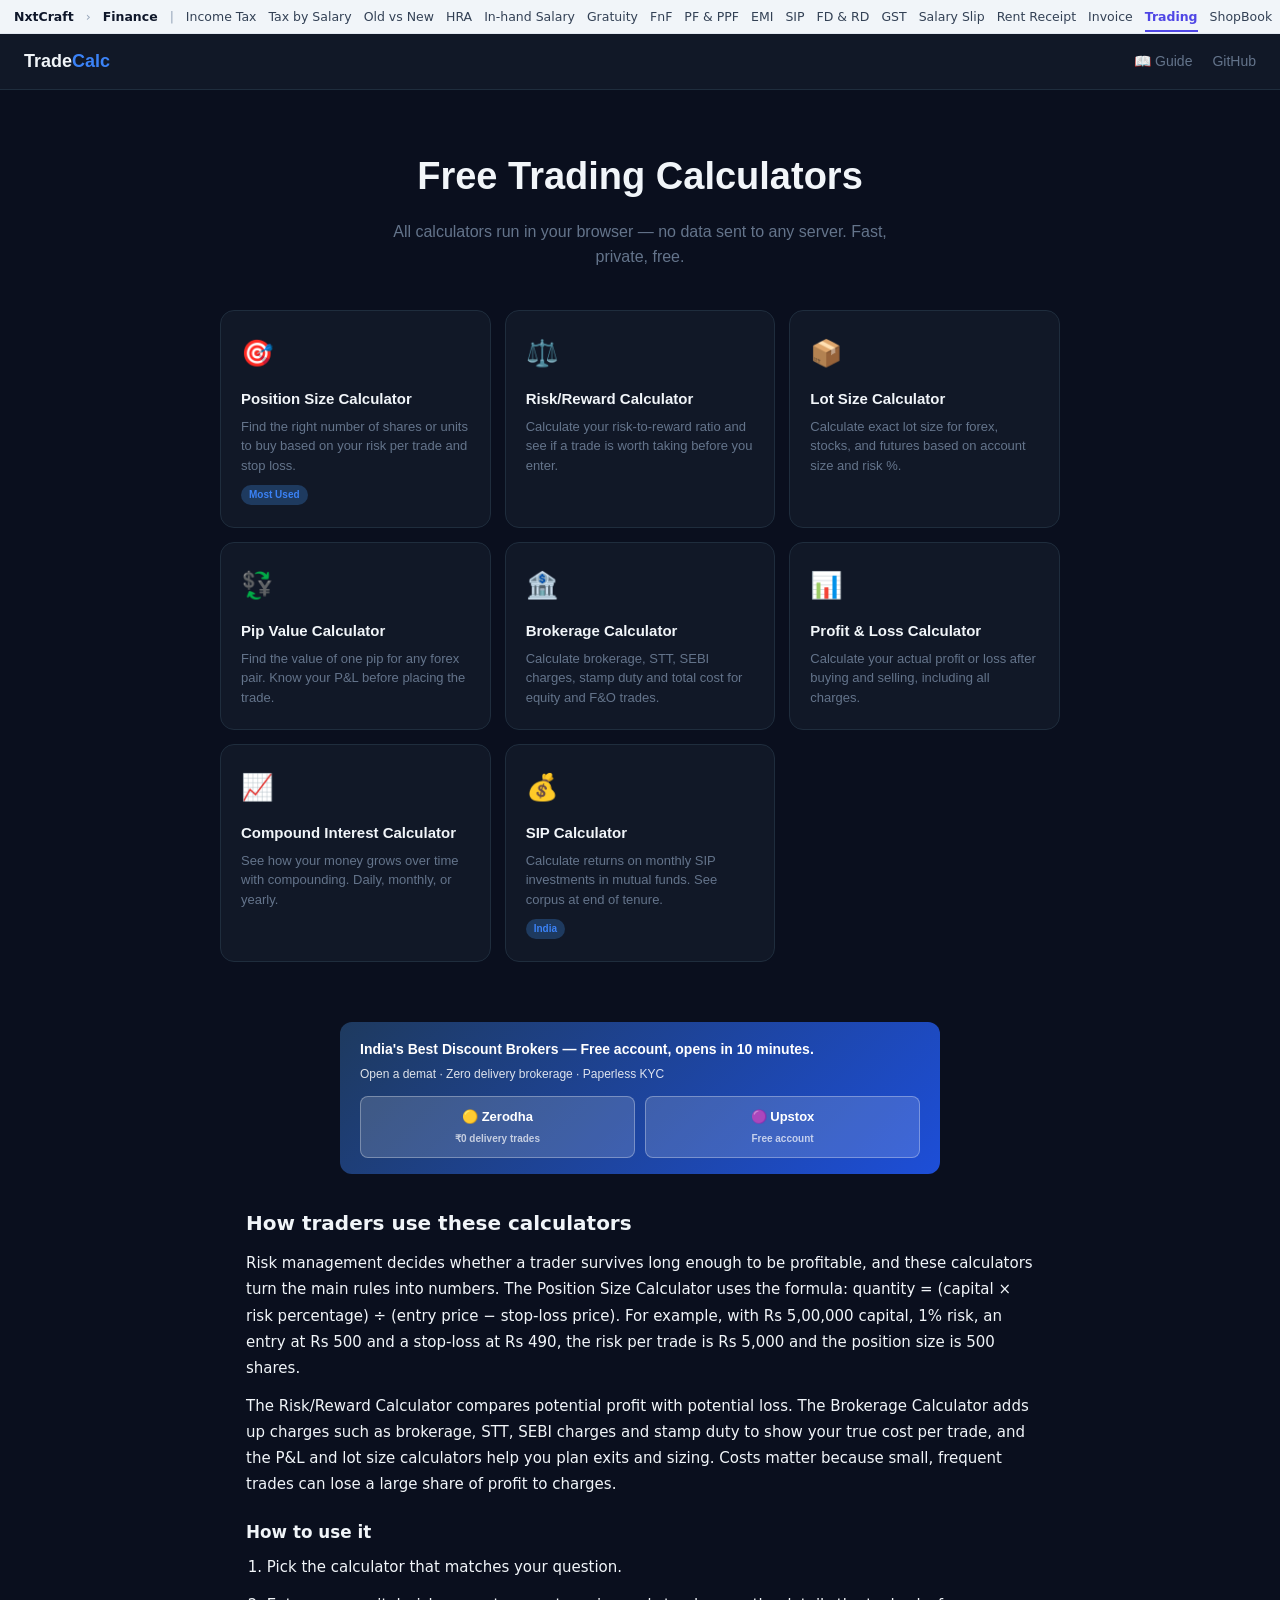
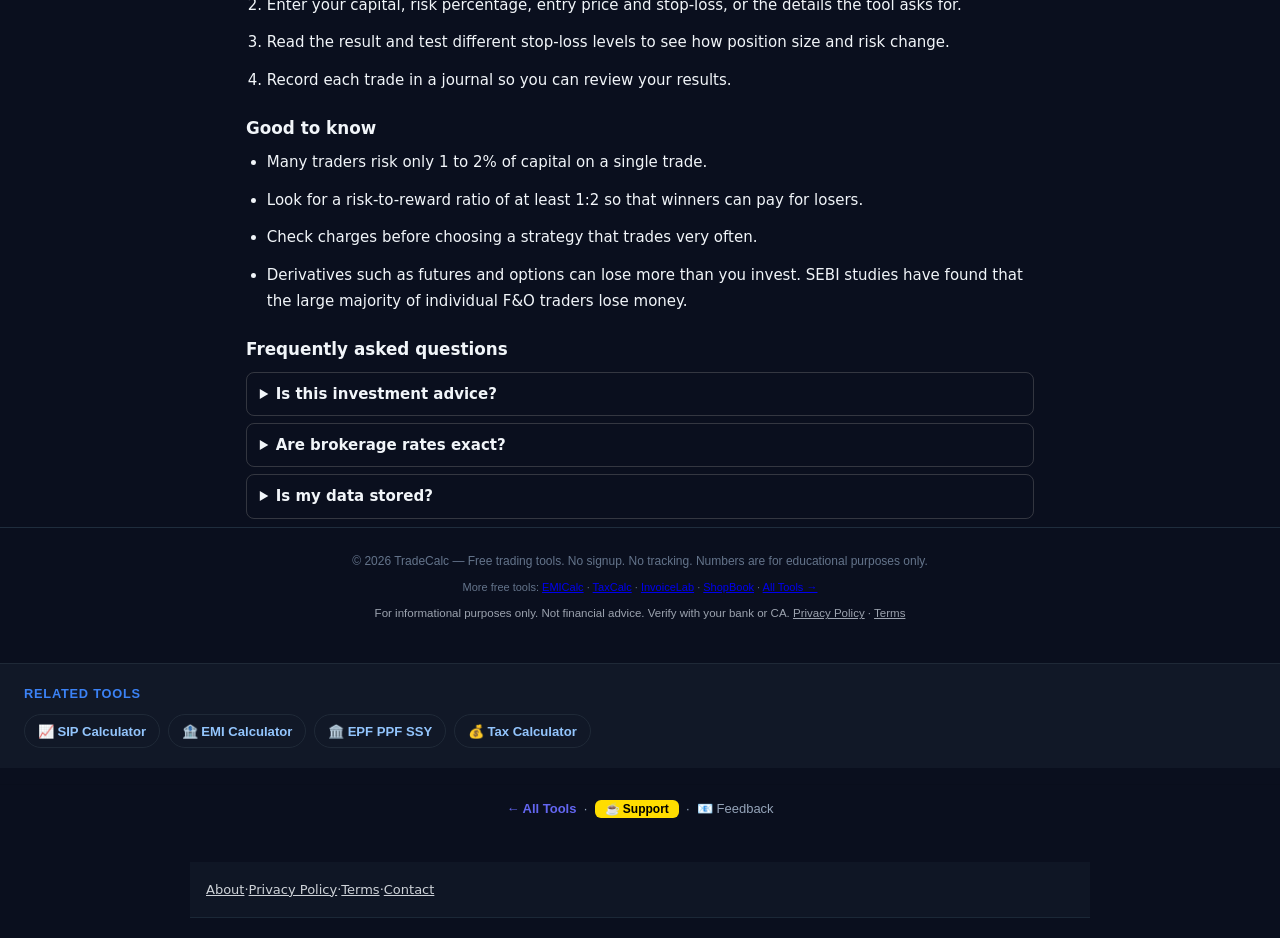
<file: index.html>
<!DOCTYPE html>
<html lang="en">
<head>
<!-- Google Analytics 4 — replace G-R9EW10BJGW with your Measurement ID -->
<script async src="https://www.googletagmanager.com/gtag/js?id=G-R9EW10BJGW"></script>
<script>window.dataLayer=window.dataLayer||[];function gtag(){dataLayer.push(arguments);}gtag("js",new Date());gtag("config","G-R9EW10BJGW");</script>
<script async src="https://pagead2.googlesyndication.com/pagead/js/adsbygoogle.js?client=ca-pub-9027849237070207" crossorigin="anonymous"></script>
  <meta charset="UTF-8">
<link rel="manifest" href="/tradecalc/manifest.json">
<meta name="theme-color" content="#4f46e5">
<meta name="mobile-web-app-capable" content="yes">
  <meta name="viewport" content="width=device-width, initial-scale=1">
  <title>Trading Calculator India — F&amp;O, Brokerage &amp; P&amp;L</title>
  <meta name="description" content="Free trading calculators: position size, lot size, pip value, risk-reward ratio, brokerage, P&L, compound interest, SIP. No signup. Works in your browser.">
  <link rel="canonical" href="https://nxtcraft.github.io/tradecalc/">
  <meta property="og:title" content="TradeCalc — Free Trading Calculators">
  <meta property="og:description" content="Position size, brokerage, SIP, risk-reward and more. Free, browser-based, no signup.">
  <meta property="og:type" content="website">
  <meta property="og:url" content="https://nxtcraft.github.io/tradecalc/">
  <meta property="og:image" content="https://nxtcraft.github.io/og-image.png">
  <meta name="twitter:card" content="summary">
  <meta name="twitter:title" content="TradeCalc — Free Trading Calculators">
  <meta name="twitter:description" content="8 free trading calculators. No signup. No data sent to servers.">
  <meta name="robots" content="index, follow">
  <link rel="stylesheet" href="css/main.css">
  <script type="application/ld+json">
  {"@context":"https://schema.org","@type":"WebSite","name":"TradeCalc","description":"Free trading calculators for traders and investors","url":"https://nxtcraft.github.io/tradecalc/","potentialAction":{"@type":"SearchAction","target":"https://tradecalc.in/?q={search_term_string}","query-input":"required name=search_term_string"}}
  </script>
<script type="application/ld+json">{"@context":"https://schema.org","@type":"FAQPage","mainEntity":[{"@type":"Question","name":"How is brokerage calculated for intraday trades?","acceptedAnswer":{"@type":"Answer","text":"For discount brokers like Zerodha, intraday brokerage is 0.03% of turnover or ₹20 per executed order, whichever is lower. Full-service brokers typically charge 0.3–0.5% of turnover."}},{"@type":"Question","name":"How do I calculate the correct position size?","acceptedAnswer":{"@type":"Answer","text":"Position Size = Risk Amount ÷ (Entry Price – Stop Loss Price). For example, if you risk ₹5,000 with a ₹10 stop loss, buy 500 shares."}},{"@type":"Question","name":"What is a good risk-reward ratio for trading?","acceptedAnswer":{"@type":"Answer","text":"A minimum of 1:2 (risk ₹1 to earn ₹2) is recommended. At a 1:2 ratio, you can be profitable with just a 40% win rate. Professional traders often target 1:3 or higher."}}]}</script>
<script type="application/ld+json">{"@context":"https://schema.org","@type":"BreadcrumbList","itemListElement":[{"@type":"ListItem","position":1,"name":"Home","item":"https://nxtcraft.github.io/"},{"@type":"ListItem","position":2,"name":"Finance","item":"https://nxtcraft.github.io/finance/"},{"@type":"ListItem","position":3,"name":"TradeCalc","item":"https://nxtcraft.github.io/tradecalc/"}]}</script>
</head>
<body><!-- nc-sec --><div class="nc-sec" role="navigation" aria-label="Finance tools"><style>.nc-sec{background:#f1f5f9;border-bottom:1px solid #e2e8f0;font:500 12.5px/1.2 system-ui,-apple-system,"Segoe UI",sans-serif;display:flex;align-items:center;gap:12px;padding:0 14px;min-height:34px;overflow-x:auto;white-space:nowrap;scrollbar-width:none;position:relative;z-index:30;box-sizing:border-box;margin:0;text-align:left}.nc-sec::-webkit-scrollbar{display:none}.nc-sec a{color:#334155!important;text-decoration:none!important;padding:8px 0;background:none!important}.nc-sec a:hover{color:#4f46e5!important}.nc-sec .nc-b{font-weight:700;color:#0f172a!important}.nc-sec .nc-s{color:#94a3b8}.nc-sec a[aria-current="page"]{color:#4f46e5!important;font-weight:700;box-shadow:inset 0 -2px #4f46e5}@media print{.nc-sec{display:none!important}}</style><a class="nc-b" href="https://nxtcraft.github.io/">NxtCraft</a><span class="nc-s">›</span><a class="nc-b" href="https://nxtcraft.github.io/finance/">Finance</a><span class="nc-s">|</span><a href="https://nxtcraft.github.io/taxcalc/">Income Tax</a><a href="https://nxtcraft.github.io/taxcalc/salary/">Tax by Salary</a><a href="https://nxtcraft.github.io/taxcalc/regime/">Old vs New</a><a href="https://nxtcraft.github.io/taxcalc/hra/">HRA</a><a href="https://nxtcraft.github.io/taxcalc/take-home/">In-hand Salary</a><a href="https://nxtcraft.github.io/gratuity/">Gratuity</a><a href="https://nxtcraft.github.io/gratuity/fnf/">FnF</a><a href="https://nxtcraft.github.io/pfcalc/">PF &amp; PPF</a><a href="https://nxtcraft.github.io/emicalc/">EMI</a><a href="https://nxtcraft.github.io/sipcalc/">SIP</a><a href="https://nxtcraft.github.io/fdcalc/">FD &amp; RD</a><a href="https://nxtcraft.github.io/gstcalc/">GST</a><a href="https://nxtcraft.github.io/salaryslip/">Salary Slip</a><a href="https://nxtcraft.github.io/rentreceipt/">Rent Receipt</a><a href="https://nxtcraft.github.io/invoicelab/">Invoice</a><a href="https://nxtcraft.github.io/tradecalc/" aria-current="page">Trading</a><a href="https://nxtcraft.github.io/shopbook/">ShopBook</a></div><!-- /nc-sec -->

<nav>
  <a class="nav-logo" href="./">Trade<span>Calc</span></a>
  <div class="nav-links">
    <a href="guide/">📖 Guide</a>
    <a href="https://github.com/nxtcraft/tradecalc">GitHub</a>
  </div>
</nav>

<div class="container">
  <div class="page-header">
    <h1>Free Trading Calculators</h1>
    <p>All calculators run in your browser — no data sent to any server. Fast, private, free.</p>
  </div>

  <div class="tools-grid">

    <a class="tool-item" href="position-size/">
      <div class="tool-item-icon">🎯</div>
      <div class="tool-item-title">Position Size Calculator</div>
      <div class="tool-item-desc">Find the right number of shares or units to buy based on your risk per trade and stop loss.</div>
      <div class="tool-badge">Most Used</div>
    </a>

    <a class="tool-item" href="risk-reward/">
      <div class="tool-item-icon">⚖️</div>
      <div class="tool-item-title">Risk/Reward Calculator</div>
      <div class="tool-item-desc">Calculate your risk-to-reward ratio and see if a trade is worth taking before you enter.</div>
    </a>

    <a class="tool-item" href="lot-size/">
      <div class="tool-item-icon">📦</div>
      <div class="tool-item-title">Lot Size Calculator</div>
      <div class="tool-item-desc">Calculate exact lot size for forex, stocks, and futures based on account size and risk %.</div>
    </a>

    <a class="tool-item" href="pip-value/">
      <div class="tool-item-icon">💱</div>
      <div class="tool-item-title">Pip Value Calculator</div>
      <div class="tool-item-desc">Find the value of one pip for any forex pair. Know your P&L before placing the trade.</div>
    </a>

    <a class="tool-item" href="brokerage/">
      <div class="tool-item-icon">🏦</div>
      <div class="tool-item-title">Brokerage Calculator</div>
      <div class="tool-item-desc">Calculate brokerage, STT, SEBI charges, stamp duty and total cost for equity and F&O trades.</div>
    </a>

    <a class="tool-item" href="profit-loss/">
      <div class="tool-item-icon">📊</div>
      <div class="tool-item-title">Profit & Loss Calculator</div>
      <div class="tool-item-desc">Calculate your actual profit or loss after buying and selling, including all charges.</div>
    </a>

    <a class="tool-item" href="compound/">
      <div class="tool-item-icon">📈</div>
      <div class="tool-item-title">Compound Interest Calculator</div>
      <div class="tool-item-desc">See how your money grows over time with compounding. Daily, monthly, or yearly.</div>
    </a>

    <a class="tool-item" href="/sipcalc/">
      <div class="tool-item-icon">💰</div>
      <div class="tool-item-title">SIP Calculator</div>
      <div class="tool-item-desc">Calculate returns on monthly SIP investments in mutual funds. See corpus at end of tenure.</div>
      <div class="tool-badge">India</div>
    </a>

  </div>
</div>

<div style="max-width:600px;margin:0 auto 16px;background:linear-gradient(135deg,#1e3a5f,#1d4ed8);border-radius:12px;padding:16px 20px;color:#fff">
  <p style="font-size:14px;font-weight:800;margin-bottom:4px">India's Best Discount Brokers — Free account, opens in 10 minutes.</p>
  <p style="font-size:12px;opacity:.85;margin-bottom:12px">Open a demat · Zero delivery brokerage · Paperless KYC</p>
  <div style="display:grid;grid-template-columns:1fr 1fr;gap:10px">
    <a href="https://zerodha.com/open-account?c=CS3546" target="_blank" rel="noopener sponsored" style="display:block;background:rgba(255,255,255,.15);border:1px solid rgba(255,255,255,.3);border-radius:8px;padding:10px;text-align:center;text-decoration:none;color:#fff;font-size:13px;font-weight:700">🟡 Zerodha<div style="font-size:10px;opacity:.7;margin-top:3px">₹0 delivery trades</div></a>
    <a href="https://upstox.onelink.me/0H1s/GWQR" target="_blank" rel="noopener sponsored" style="display:block;background:rgba(255,255,255,.15);border:1px solid rgba(255,255,255,.3);border-radius:8px;padding:10px;text-align:center;text-decoration:none;color:#fff;font-size:13px;font-weight:700">🟣 Upstox<div style="font-size:10px;opacity:.7;margin-top:3px">Free account</div></a>
  </div>
</div>
<!-- nc-about --><section class="nc-about" aria-label="About this tool"><style>.nc-about{max-width:820px;margin:32px auto 8px;padding:0 16px;font:15px/1.75 system-ui,-apple-system,Segoe UI,sans-serif;color:inherit}.nc-about h2{font-size:1.25rem;margin:0 0 .6rem}.nc-about h3{font-size:1.05rem;margin:1.3rem 0 .4rem}.nc-about p,.nc-about li{margin:0 0 .7rem}.nc-about ul,.nc-about ol{padding-left:1.3rem;margin:0 0 .7rem}.nc-about details{margin:.45rem 0;padding:.5rem .8rem;border:1px solid rgba(128,128,128,.35);border-radius:8px}.nc-about summary{cursor:pointer;font-weight:600}.nc-about details p{margin:.5rem 0 0}</style><h2>How traders use these calculators</h2><p>Risk management decides whether a trader survives long enough to be profitable, and these calculators turn the main rules into numbers. The Position Size Calculator uses the formula: quantity = (capital × risk percentage) ÷ (entry price − stop-loss price). For example, with Rs 5,00,000 capital, 1% risk, an entry at Rs 500 and a stop-loss at Rs 490, the risk per trade is Rs 5,000 and the position size is 500 shares.</p><p>The Risk/Reward Calculator compares potential profit with potential loss. The Brokerage Calculator adds up charges such as brokerage, STT, SEBI charges and stamp duty to show your true cost per trade, and the P&amp;L and lot size calculators help you plan exits and sizing. Costs matter because small, frequent trades can lose a large share of profit to charges.</p><h3>How to use it</h3><ol><li>Pick the calculator that matches your question.</li><li>Enter your capital, risk percentage, entry price and stop-loss, or the details the tool asks for.</li><li>Read the result and test different stop-loss levels to see how position size and risk change.</li><li>Record each trade in a journal so you can review your results.</li></ol><h3>Good to know</h3><ul><li>Many traders risk only 1 to 2% of capital on a single trade.</li><li>Look for a risk-to-reward ratio of at least 1:2 so that winners can pay for losers.</li><li>Check charges before choosing a strategy that trades very often.</li><li>Derivatives such as futures and options can lose more than you invest. SEBI studies have found that the large majority of individual F&amp;O traders lose money.</li></ul><h3>Frequently asked questions</h3><details><summary>Is this investment advice?</summary><p>No. These are educational calculators. NxtCraft is not a SEBI-registered adviser and does not recommend any trade.</p></details><details><summary>Are brokerage rates exact?</summary><p>They are based on commonly published charges and may differ from your broker&#x27;s rates. Check your broker&#x27;s contract note.</p></details><details><summary>Is my data stored?</summary><p>No. Calculations run in your browser and are not sent to any server.</p></details></section>
<footer>
  <p>© 2026 TradeCalc — Free trading tools. No signup. No tracking. Numbers are for educational purposes only.</p>
  <p style="margin-top:8px;font-size:11px;">More free tools:
    <a href="https://nxtcraft.github.io/emicalc/">EMICalc</a> ·
    <a href="https://nxtcraft.github.io/taxcalc/">TaxCalc</a> ·
    <a href="https://nxtcraft.github.io/invoicelab/">InvoiceLab</a> ·
    <a href="https://nxtcraft.github.io/shopbook/">ShopBook</a> ·
    <a href="https://nxtcraft.github.io/">All Tools →</a>
  </p>
<p style="font-size:.72rem;color:#9ca3af;margin-top:.5rem">For informational purposes only. Not financial advice. Verify with your bank or CA. <a href="https://nxtcraft.github.io/privacy/" style="color:#9ca3af">Privacy Policy</a> · <a href="https://nxtcraft.github.io/terms/" style="color:#9ca3af">Terms</a></p>
</footer>

<style>.related-tools{background:#111827;border-top:1px solid #1f2937;padding:1.25rem 1.5rem;margin-top:1rem}.related-tools h3{font-size:.8rem;font-weight:700;color:#3b82f6;text-transform:uppercase;letter-spacing:.06em;margin-bottom:.6rem}.related-tools-grid{display:flex;flex-wrap:wrap;gap:.5rem}.related-tools a{display:inline-flex;align-items:center;gap:.35rem;padding:.35rem .8rem;border-radius:20px;border:1.5px solid #1f2937;color:#93c5fd;font-size:.82rem;font-weight:600;text-decoration:none;transition:all .15s}.related-tools a:hover{background:#3b82f6;color:#fff;border-color:#3b82f6}</style>
<div class="related-tools"><h3>Related Tools</h3><div class="related-tools-grid"><a href="https://nxtcraft.github.io/sipcalc/">📈 SIP Calculator</a><a href="https://nxtcraft.github.io/emicalc/">🏦 EMI Calculator</a><a href="https://nxtcraft.github.io/pfcalc/">🏛️ EPF PPF SSY</a><a href="https://nxtcraft.github.io/taxcalc/">💰 Tax Calculator</a></div></div>
<script>if("serviceWorker"in navigator)navigator.serviceWorker.register("/tradecalc/sw.js");</script>
<div style="text-align:center;padding:14px 20px;font-size:13px;color:#94a3b8;border-top:1px solid rgba(0,0,0,0.08);margin-top:16px"><a href="https://nxtcraft.github.io/" style="color:#6366f1;text-decoration:none;font-weight:600">← All Tools</a> &nbsp;·&nbsp; <a href="https://buymeacoffee.com/nxtcraft" target="_blank" rel="noopener" style="background:#FFDD00;color:#000;padding:2px 10px;border-radius:6px;font-weight:700;text-decoration:none;font-size:12px">☕ Support</a> &nbsp;·&nbsp; <a href="mailto:nxtcraft.tools@gmail.com?subject=Feedback" style="color:#94a3b8;text-decoration:none">📧 Feedback</a></div>
<nav class="nc-legal" aria-label="Site information" style="max-width:900px;margin:28px auto 20px;padding:14px 16px;text-align:center;font:13px/1.8 system-ui,-apple-system,Segoe UI,sans-serif;opacity:.85"><a href="https://nxtcraft.github.io/about/" style="color:inherit;text-decoration:underline">About</a> &middot; <a href="https://nxtcraft.github.io/privacy/" style="color:inherit;text-decoration:underline">Privacy Policy</a> &middot; <a href="https://nxtcraft.github.io/terms/" style="color:inherit;text-decoration:underline">Terms</a> &middot; <a href="https://nxtcraft.github.io/contact/" style="color:inherit;text-decoration:underline">Contact</a></nav>
</body>
</html>
</file>
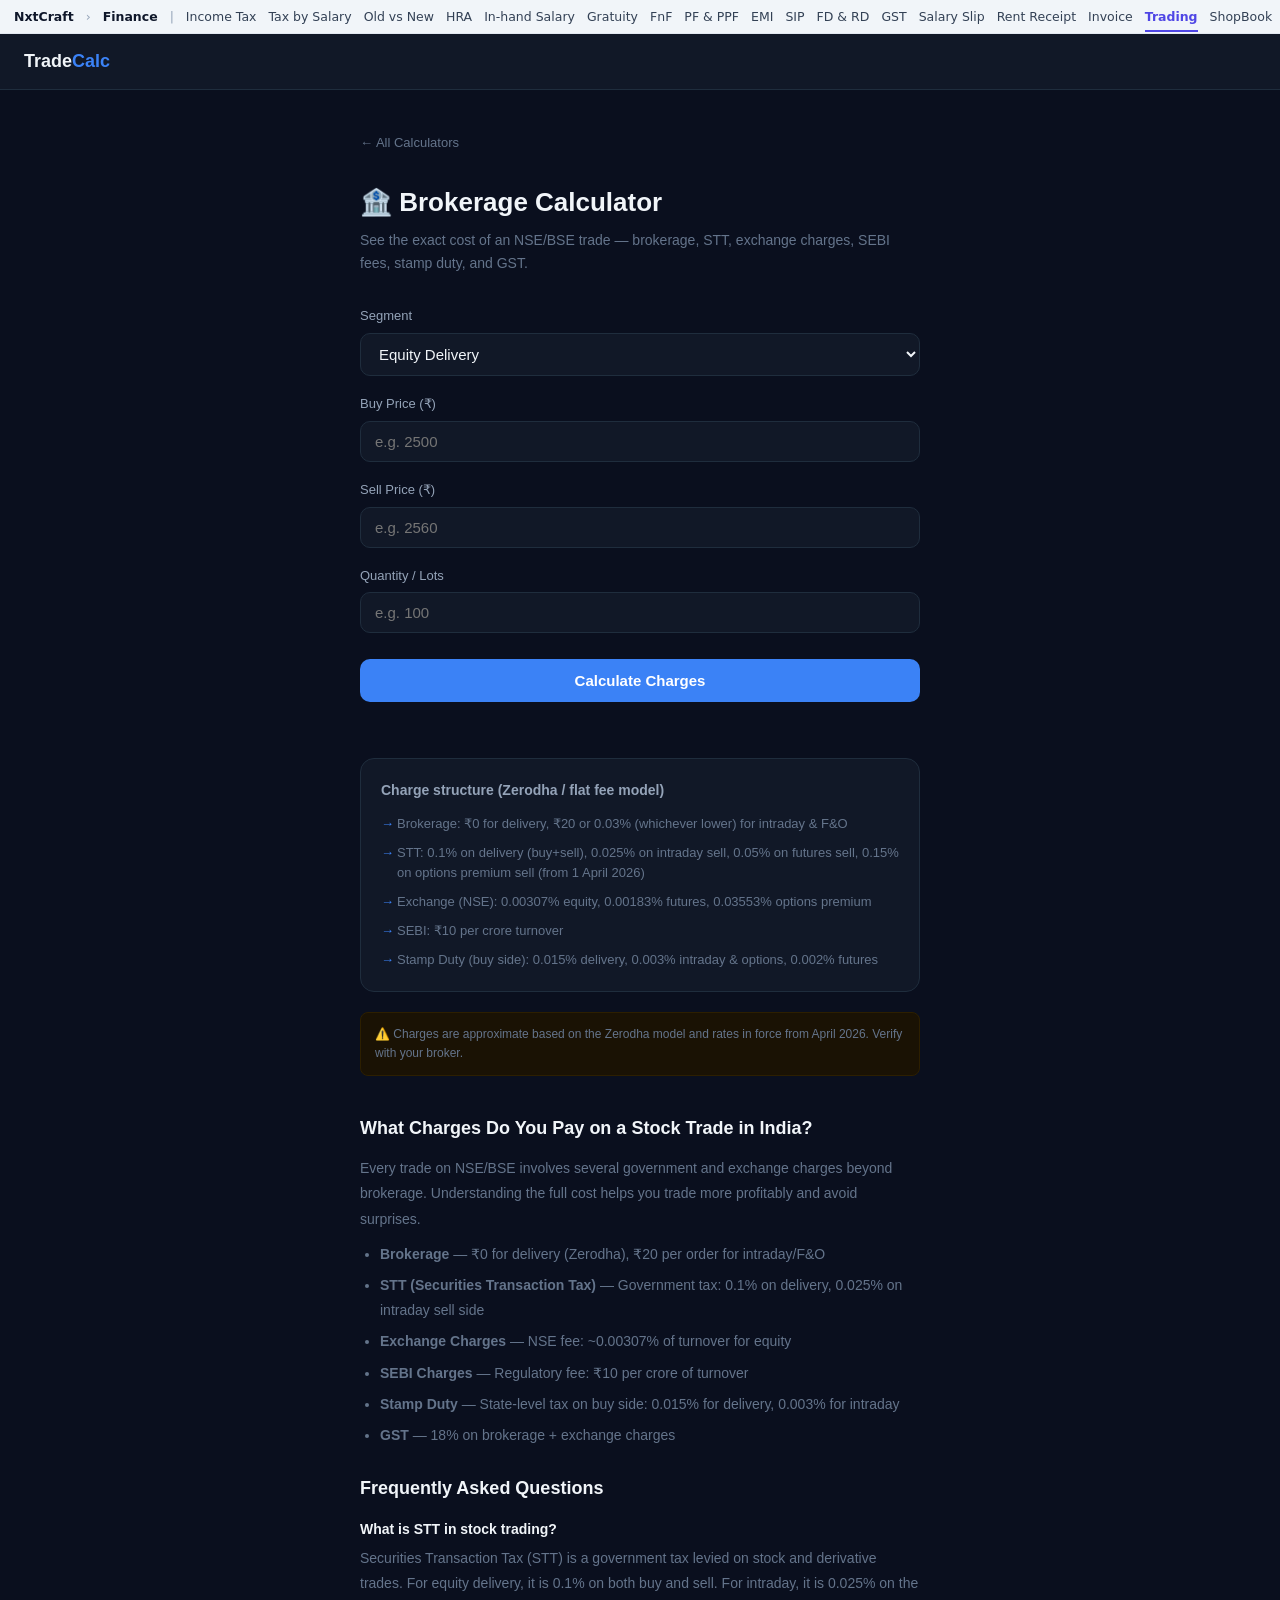
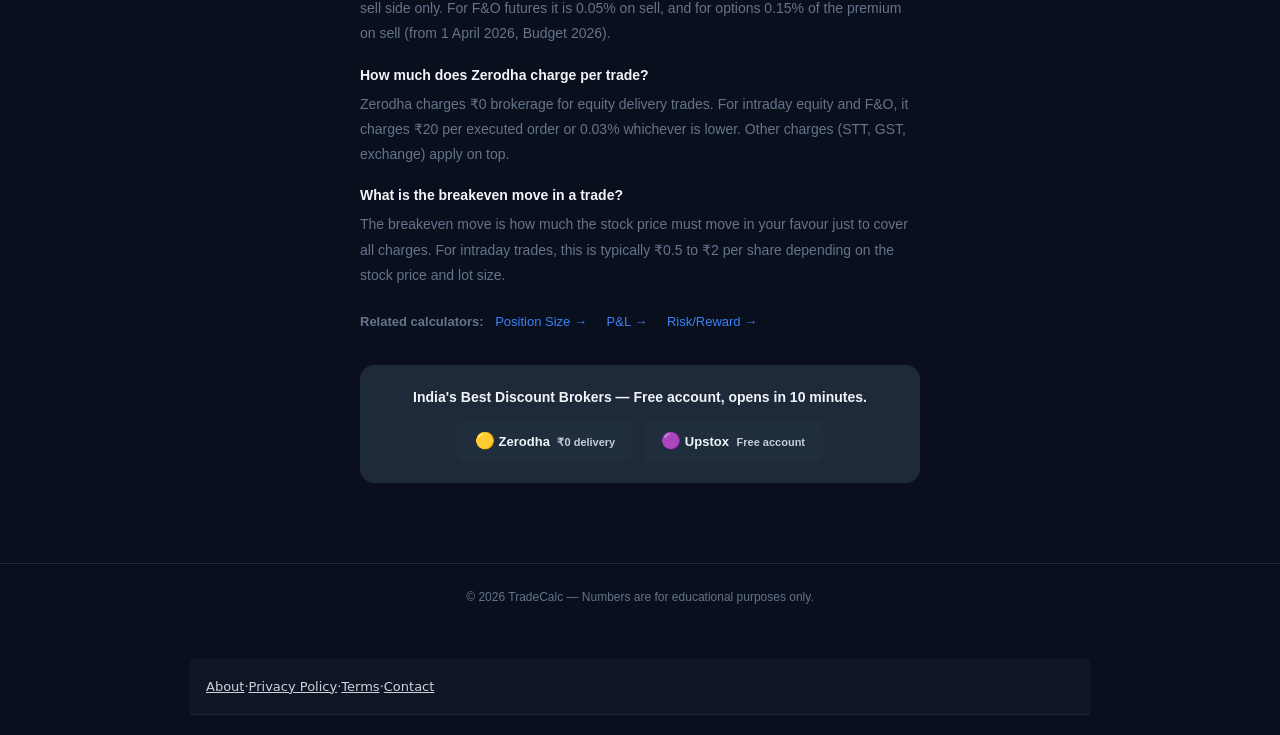
<file: brokerage/index.html>
<!DOCTYPE html>
<html lang="en">
<head>
<!-- Google Analytics 4 — replace G-R9EW10BJGW with your Measurement ID -->
<script async src="https://www.googletagmanager.com/gtag/js?id=G-R9EW10BJGW"></script>
<script>window.dataLayer=window.dataLayer||[];function gtag(){dataLayer.push(arguments);}gtag("js",new Date());gtag("config","G-R9EW10BJGW");</script>
  <meta charset="UTF-8">
  <meta name="viewport" content="width=device-width, initial-scale=1">
  <title>Brokerage Calculator India — NSE/BSE &amp; F&amp;O | TradeCalc</title>
  <meta name="description" content="Calculate brokerage, STT, SEBI charges, stamp duty and total transaction cost for NSE/BSE equity delivery, intraday, and F&O trades. Zerodha flat fee model.">
  <link rel="canonical" href="https://nxtcraft.github.io/tradecalc/brokerage/">
  <meta property="og:title" content="Brokerage Calculator India — NSE/BSE Equity & F&O Charges">
  <meta property="og:description" content="Calculate brokerage, STT, SEBI charges, stamp duty and total cost for NSE/BSE trades. Zerodha flat fee model.">
  <meta property="og:url" content="https://nxtcraft.github.io/tradecalc/brokerage/">
  <meta name="twitter:card" content="summary">
  <meta name="robots" content="index, follow">
  <link rel="stylesheet" href="../css/main.css">
  <script type="application/ld+json">
  {"@context":"https://schema.org","@type":"WebApplication","name":"Brokerage Calculator India","url":"https://nxtcraft.github.io/tradecalc/brokerage/","applicationCategory":"FinanceApplication","operatingSystem":"Any","offers":{"@type":"Offer","price":"0","priceCurrency":"INR"},"description":"Calculate exact NSE/BSE brokerage charges including STT, exchange fees, SEBI charges, stamp duty and GST."}
  </script>
  <script async src="https://pagead2.googlesyndication.com/pagead/js/adsbygoogle.js?client=ca-pub-9027849237070207" crossorigin="anonymous"></script>
<meta property="og:image" content="https://nxtcraft.github.io/og-image.png">
<script type="application/ld+json">{"@context":"https://schema.org","@type":"BreadcrumbList","itemListElement":[{"@type":"ListItem","position":1,"name":"Home","item":"https://nxtcraft.github.io/"},{"@type":"ListItem","position":2,"name":"Finance","item":"https://nxtcraft.github.io/finance/"},{"@type":"ListItem","position":3,"name":"TradeCalc","item":"https://nxtcraft.github.io/tradecalc/"},{"@type":"ListItem","position":4,"name":"Brokerage Calculator","item":"https://nxtcraft.github.io/tradecalc/brokerage/"}]}</script>
</head>
<body><!-- nc-sec --><div class="nc-sec" role="navigation" aria-label="Finance tools"><style>.nc-sec{background:#f1f5f9;border-bottom:1px solid #e2e8f0;font:500 12.5px/1.2 system-ui,-apple-system,"Segoe UI",sans-serif;display:flex;align-items:center;gap:12px;padding:0 14px;min-height:34px;overflow-x:auto;white-space:nowrap;scrollbar-width:none;position:relative;z-index:30;box-sizing:border-box;margin:0;text-align:left}.nc-sec::-webkit-scrollbar{display:none}.nc-sec a{color:#334155!important;text-decoration:none!important;padding:8px 0;background:none!important}.nc-sec a:hover{color:#4f46e5!important}.nc-sec .nc-b{font-weight:700;color:#0f172a!important}.nc-sec .nc-s{color:#94a3b8}.nc-sec a[aria-current="page"]{color:#4f46e5!important;font-weight:700;box-shadow:inset 0 -2px #4f46e5}@media print{.nc-sec{display:none!important}}</style><a class="nc-b" href="https://nxtcraft.github.io/">NxtCraft</a><span class="nc-s">›</span><a class="nc-b" href="https://nxtcraft.github.io/finance/">Finance</a><span class="nc-s">|</span><a href="https://nxtcraft.github.io/taxcalc/">Income Tax</a><a href="https://nxtcraft.github.io/taxcalc/salary/">Tax by Salary</a><a href="https://nxtcraft.github.io/taxcalc/regime/">Old vs New</a><a href="https://nxtcraft.github.io/taxcalc/hra/">HRA</a><a href="https://nxtcraft.github.io/taxcalc/take-home/">In-hand Salary</a><a href="https://nxtcraft.github.io/gratuity/">Gratuity</a><a href="https://nxtcraft.github.io/gratuity/fnf/">FnF</a><a href="https://nxtcraft.github.io/pfcalc/">PF &amp; PPF</a><a href="https://nxtcraft.github.io/emicalc/">EMI</a><a href="https://nxtcraft.github.io/sipcalc/">SIP</a><a href="https://nxtcraft.github.io/fdcalc/">FD &amp; RD</a><a href="https://nxtcraft.github.io/gstcalc/">GST</a><a href="https://nxtcraft.github.io/salaryslip/">Salary Slip</a><a href="https://nxtcraft.github.io/rentreceipt/">Rent Receipt</a><a href="https://nxtcraft.github.io/invoicelab/">Invoice</a><a href="https://nxtcraft.github.io/tradecalc/" aria-current="page">Trading</a><a href="https://nxtcraft.github.io/shopbook/">ShopBook</a></div><!-- /nc-sec -->
<nav><a class="nav-logo" href="../">Trade<span>Calc</span></a></nav>

<div class="container">
<div class="calc-wrap">
  <a class="back-link" href="../">← All Calculators</a>
  <h1 class="calc-title">🏦 Brokerage Calculator</h1>
  <p class="calc-desc">See the exact cost of an NSE/BSE trade — brokerage, STT, exchange charges, SEBI fees, stamp duty, and GST.</p>

  <div class="field">
    <label>Segment</label>
    <select id="segment" onchange="updateSegment()">
      <option value="eq_delivery">Equity Delivery</option>
      <option value="eq_intraday">Equity Intraday</option>
      <option value="fo_futures">F&O — Futures</option>
      <option value="fo_options">F&O — Options</option>
    </select>
  </div>
  <div class="field">
    <label>Buy Price (₹)</label>
    <input type="number" id="buy_price" placeholder="e.g. 2500" step="0.01" min="0">
  </div>
  <div class="field">
    <label>Sell Price (₹)</label>
    <input type="number" id="sell_price" placeholder="e.g. 2560" step="0.01" min="0">
  </div>
  <div class="field">
    <label>Quantity / Lots</label>
    <input type="number" id="qty" placeholder="e.g. 100" min="1">
  </div>

  <button class="btn" onclick="calculate()">Calculate Charges</button>

  <div class="result-box" id="result">
    <div class="result-main">
      <div class="label">Net P&L (after all charges)</div>
      <div class="value" id="r_net">—</div>
    </div>
    <div class="result-row"><span class="result-label">Gross P&L</span><span class="result-value green" id="r_gross">—</span></div>
    <div class="result-row"><span class="result-label">Brokerage (flat ₹20/order)</span><span class="result-value" id="r_brokerage">—</span></div>
    <div class="result-row"><span class="result-label">STT</span><span class="result-value" id="r_stt">—</span></div>
    <div class="result-row"><span class="result-label">Exchange Charges</span><span class="result-value" id="r_exchange">—</span></div>
    <div class="result-row"><span class="result-label">SEBI Charges</span><span class="result-value" id="r_sebi">—</span></div>
    <div class="result-row"><span class="result-label">Stamp Duty</span><span class="result-value" id="r_stamp">—</span></div>
    <div class="result-row"><span class="result-label">GST (18% on brokerage + exchange + SEBI)</span><span class="result-value" id="r_gst">—</span></div>
    <div class="result-row"><span class="result-label">Total Charges</span><span class="result-value red" id="r_total_charges">—</span></div>
    <div class="result-row"><span class="result-label">Breakeven Move</span><span class="result-value blue" id="r_breakeven">—</span></div>
  </div>

  <div class="tips">
    <h3>Charge structure (Zerodha / flat fee model)</h3>
    <ul>
      <li>Brokerage: ₹0 for delivery, ₹20 or 0.03% (whichever lower) for intraday & F&O</li>
      <li>STT: 0.1% on delivery (buy+sell), 0.025% on intraday sell, 0.05% on futures sell, 0.15% on options premium sell (from 1 April 2026)</li>
      <li>Exchange (NSE): 0.00307% equity, 0.00183% futures, 0.03553% options premium</li>
      <li>SEBI: ₹10 per crore turnover</li>
      <li>Stamp Duty (buy side): 0.015% delivery, 0.003% intraday & options, 0.002% futures</li>
    </ul>
  </div>

  <div class="disclaimer">⚠️ Charges are approximate based on the Zerodha model and rates in force from April 2026. Verify with your broker.</div>

  <!-- SEO CONTENT -->
  <div style="margin-top:36px;color:var(--muted);font-size:14px;line-height:1.8">
    <h2 style="font-size:18px;color:var(--text);margin-bottom:12px">What Charges Do You Pay on a Stock Trade in India?</h2>
    <p>Every trade on NSE/BSE involves several government and exchange charges beyond brokerage. Understanding the full cost helps you trade more profitably and avoid surprises.</p>
    <ul style="padding-left:20px;margin-top:10px;display:flex;flex-direction:column;gap:6px">
      <li><strong>Brokerage</strong> — ₹0 for delivery (Zerodha), ₹20 per order for intraday/F&O</li>
      <li><strong>STT (Securities Transaction Tax)</strong> — Government tax: 0.1% on delivery, 0.025% on intraday sell side</li>
      <li><strong>Exchange Charges</strong> — NSE fee: ~0.00307% of turnover for equity</li>
      <li><strong>SEBI Charges</strong> — Regulatory fee: ₹10 per crore of turnover</li>
      <li><strong>Stamp Duty</strong> — State-level tax on buy side: 0.015% for delivery, 0.003% for intraday</li>
      <li><strong>GST</strong> — 18% on brokerage + exchange charges</li>
    </ul>

    <h2 style="font-size:18px;color:var(--text);margin:24px 0 12px">Frequently Asked Questions</h2>
    <div style="display:flex;flex-direction:column;gap:16px">
      <div><strong style="color:var(--text)">What is STT in stock trading?</strong><p style="margin-top:4px">Securities Transaction Tax (STT) is a government tax levied on stock and derivative trades. For equity delivery, it is 0.1% on both buy and sell. For intraday, it is 0.025% on the sell side only. For F&O futures it is 0.05% on sell, and for options 0.15% of the premium on sell (from 1 April 2026, Budget 2026).</p></div>
      <div><strong style="color:var(--text)">How much does Zerodha charge per trade?</strong><p style="margin-top:4px">Zerodha charges ₹0 brokerage for equity delivery trades. For intraday equity and F&O, it charges ₹20 per executed order or 0.03% whichever is lower. Other charges (STT, GST, exchange) apply on top.</p></div>
      <div><strong style="color:var(--text)">What is the breakeven move in a trade?</strong><p style="margin-top:4px">The breakeven move is how much the stock price must move in your favour just to cover all charges. For intraday trades, this is typically ₹0.5 to ₹2 per share depending on the stock price and lot size.</p></div>
    </div>
  </div>

  <div style="margin-top:24px;font-size:13px;color:var(--muted)">
    <strong>Related calculators:</strong>
    <a href="../position-size/" style="color:var(--accent);text-decoration:none;margin-left:8px">Position Size →</a>
    <a href="../profit-loss/" style="color:var(--accent);text-decoration:none;margin-left:16px">P&amp;L →</a>
    <a href="../risk-reward/" style="color:var(--accent);text-decoration:none;margin-left:16px">Risk/Reward →</a>
  </div>

  <div class="affiliate">
    <p style="font-size:14px;font-weight:700;margin-bottom:12px;color:var(--text)">India's Best Discount Brokers — Free account, opens in 10 minutes.</p>
    <div class="affiliate-links">
      <a class="affiliate-btn" href="https://zerodha.com/open-account?c=CS3546" target="_blank" rel="noopener sponsored">
        <span style="font-size:16px">🟡</span> Zerodha <span style="font-size:11px;opacity:.8;margin-left:4px">₹0 delivery</span>
      </a>
      <a class="affiliate-btn" href="https://upstox.onelink.me/0H1s/GWQR" target="_blank" rel="noopener sponsored">
        <span style="font-size:16px">🟣</span> Upstox <span style="font-size:11px;opacity:.8;margin-left:4px">Free account</span>
      </a>
    </div>
  </div>
</div>
</div>

<footer><p>© 2026 TradeCalc — Numbers are for educational purposes only.</p></footer>

<script>
function fmt(n, red) {
  const s = '₹' + Math.abs(n).toLocaleString('en-IN', {maximumFractionDigits: 2});
  return n < 0 ? '-' + s : s;
}

function updateSegment() {
  if (['buy_price', 'sell_price', 'qty'].every(id => document.getElementById(id).value !== '')) calculate();
}

function calculate() {
  const segment = document.getElementById('segment').value;
  const buyP = parseFloat(document.getElementById('buy_price').value);
  const sellP = parseFloat(document.getElementById('sell_price').value);
  const qty = parseFloat(document.getElementById('qty').value);

  if ([buyP, sellP, qty].some(isNaN)) { alert('Please fill all fields.'); return; }

  const buyVal = buyP * qty;
  const sellVal = sellP * qty;
  const turnover = buyVal + sellVal;
  const gross = (sellP - buyP) * qty;

  // Brokerage
  let brokerage = 0;
  if (segment === 'eq_delivery') brokerage = 0;
  else if (segment === 'fo_options') brokerage = 40; // 2 orders × ₹20
  else brokerage = Math.min(20, buyVal * 0.0003) + Math.min(20, sellVal * 0.0003);

  // STT
  let stt = 0;
  if (segment === 'eq_delivery') stt = turnover * 0.001;
  else if (segment === 'eq_intraday') stt = sellVal * 0.00025;
  else if (segment === 'fo_futures') stt = sellVal * 0.0005;   // 0.05% sell side (from 1 Apr 2026)
  else stt = sellVal * 0.0015; // options: 0.15% of premium, sell side (from 1 Apr 2026)

  // Exchange charges
  let exchange = 0;
  // NSE transaction charges incl. IPF (circular NSE/FA/73061, from 1 Mar 2026)
  if (segment === 'eq_delivery' || segment === 'eq_intraday') exchange = turnover * 0.0000307;
  else if (segment === 'fo_futures') exchange = turnover * 0.0000183;
  else exchange = turnover * 0.0003553;

  const sebi = turnover * 0.000001; // ₹10/crore
  let stamp = 0;
  if (segment === 'eq_delivery') stamp = buyVal * 0.00015;
  else if (segment === 'fo_futures') stamp = buyVal * 0.00002;
  else stamp = buyVal * 0.00003; // intraday & options

  const gst = (brokerage + exchange + sebi) * 0.18;
  const totalCharges = brokerage + stt + exchange + sebi + stamp + gst;
  const net = gross - totalCharges;
  const breakeven = (totalCharges / qty).toFixed(2);

  document.getElementById('r_gross').textContent = fmt(gross);
  document.getElementById('r_gross').className = 'result-value ' + (gross >= 0 ? 'green' : 'red');
  document.getElementById('r_brokerage').textContent = '₹' + brokerage.toFixed(2);
  document.getElementById('r_stt').textContent = '₹' + stt.toFixed(2);
  document.getElementById('r_exchange').textContent = '₹' + exchange.toFixed(2);
  document.getElementById('r_sebi').textContent = '₹' + sebi.toFixed(4);
  document.getElementById('r_stamp').textContent = '₹' + stamp.toFixed(2);
  document.getElementById('r_gst').textContent = '₹' + gst.toFixed(2);
  document.getElementById('r_total_charges').textContent = '₹' + totalCharges.toFixed(2);
  document.getElementById('r_breakeven').textContent = '₹' + breakeven + ' per share';
  document.getElementById('r_net').textContent = fmt(net);
  document.getElementById('r_net').className = 'value ' + (net >= 0 ? '' : 'red');
  if (net < 0) document.getElementById('r_net').style.color = 'var(--danger)';
  else document.getElementById('r_net').style.color = 'var(--accent2)';
  document.getElementById('result').classList.add('show');
}
</script>
<nav class="nc-legal" aria-label="Site information" style="max-width:900px;margin:28px auto 20px;padding:14px 16px;text-align:center;font:13px/1.8 system-ui,-apple-system,Segoe UI,sans-serif;opacity:.85"><a href="https://nxtcraft.github.io/about/" style="color:inherit;text-decoration:underline">About</a> &middot; <a href="https://nxtcraft.github.io/privacy/" style="color:inherit;text-decoration:underline">Privacy Policy</a> &middot; <a href="https://nxtcraft.github.io/terms/" style="color:inherit;text-decoration:underline">Terms</a> &middot; <a href="https://nxtcraft.github.io/contact/" style="color:inherit;text-decoration:underline">Contact</a></nav>
</body>
</html>
</file>
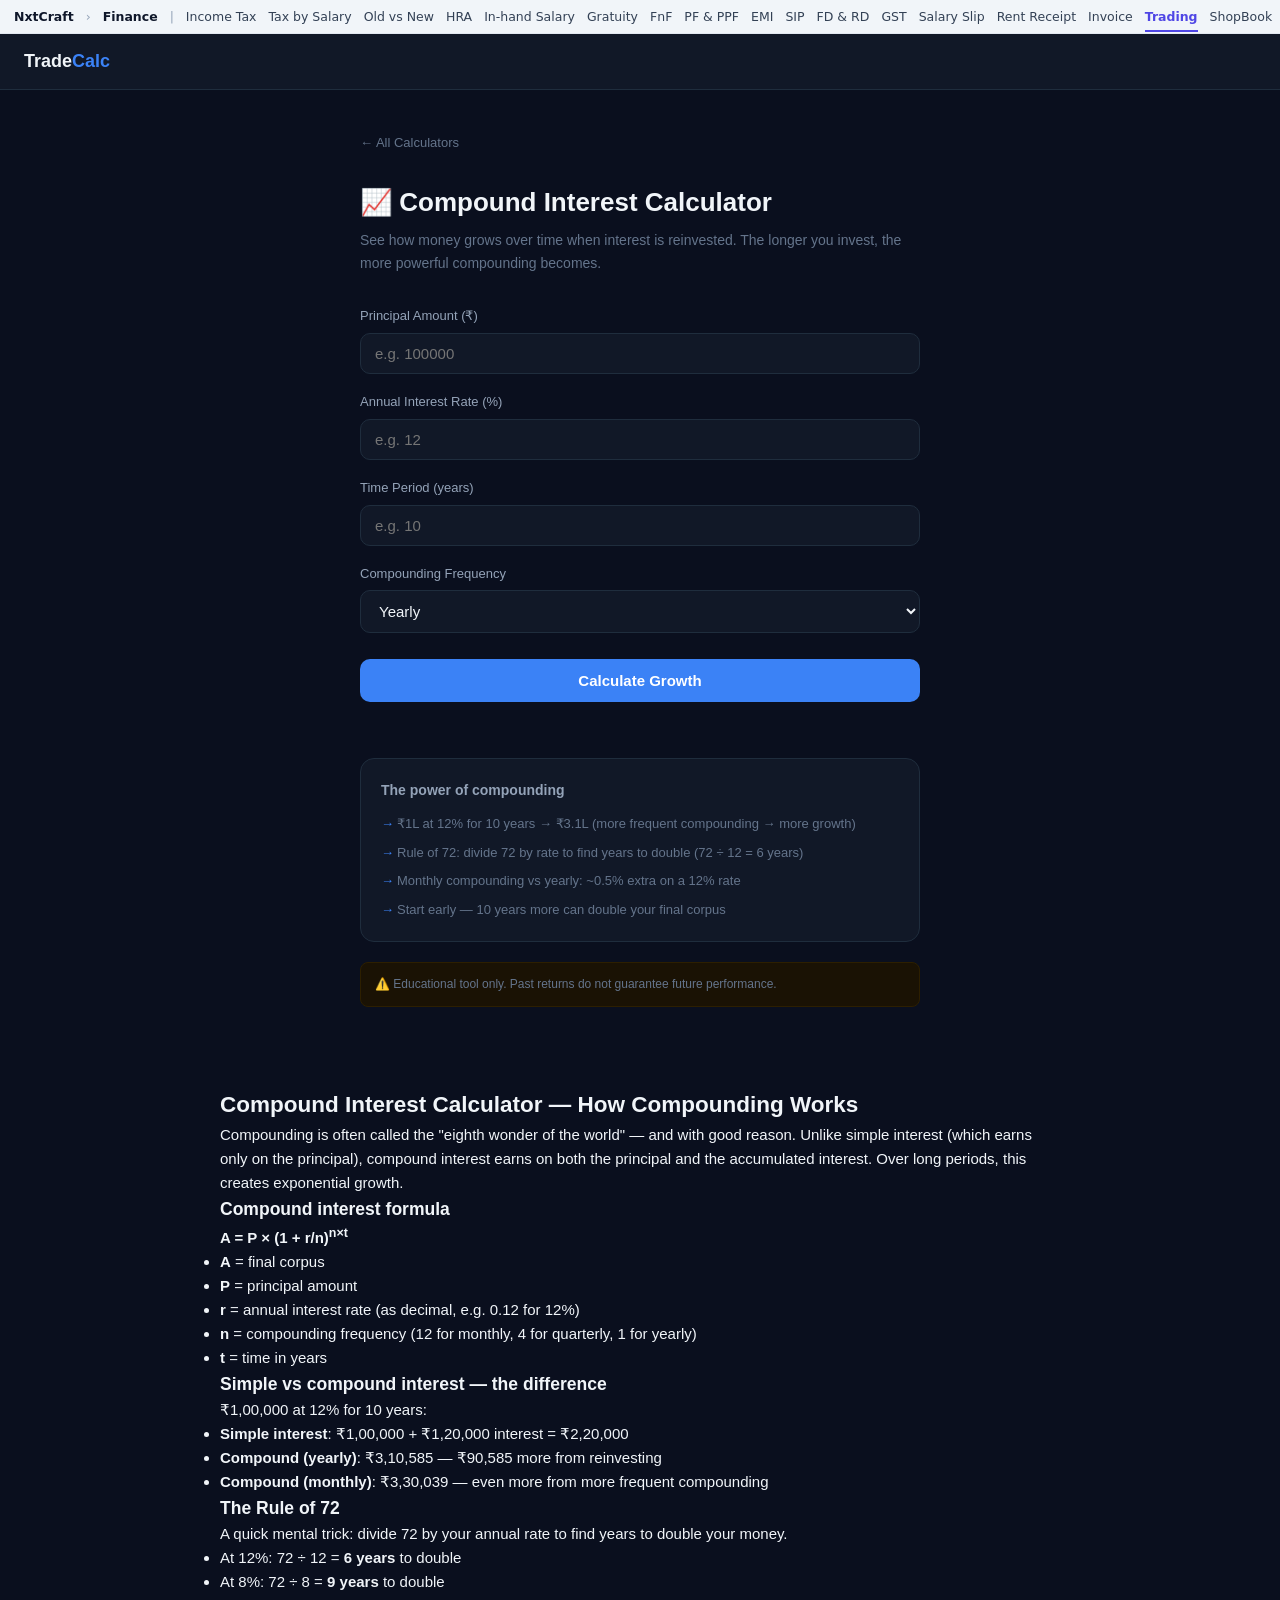
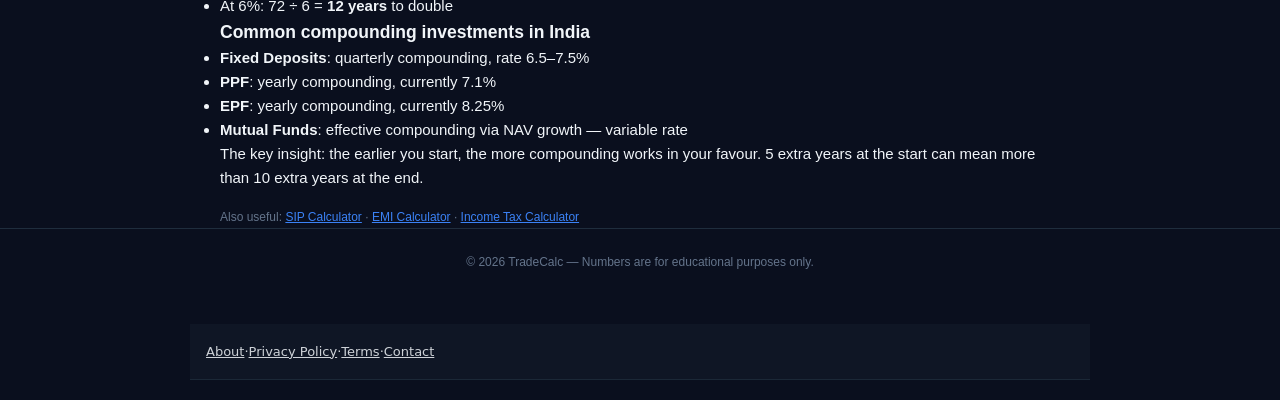
<file: compound/index.html>
<!DOCTYPE html>
<html lang="en">
<head>
<!-- Google Analytics 4 — replace G-R9EW10BJGW with your Measurement ID -->
<script async src="https://www.googletagmanager.com/gtag/js?id=G-R9EW10BJGW"></script>
<script>window.dataLayer=window.dataLayer||[];function gtag(){dataLayer.push(arguments);}gtag("js",new Date());gtag("config","G-R9EW10BJGW");</script>
  <meta charset="UTF-8">
  <meta name="viewport" content="width=device-width, initial-scale=1">
  <title>Compound Interest Calculator — Grow Your Money | TradeCalc</title>
  <meta name="description" content="Free compound interest calculator. See how your investment grows over time with daily, monthly, quarterly or yearly compounding.">
  <link rel="canonical" href="https://nxtcraft.github.io/tradecalc/compound/">
  <meta property="og:title" content="Compound Interest Calculator — See Your Investment Grow | TradeCalc">
  <meta property="og:description" content="Free compound interest calculator. Daily, monthly, quarterly or yearly compounding. See total corpus, interest earned, and effective annual rate.">
  <meta property="og:type" content="website">
  <meta name="twitter:card" content="summary_large_image">
  <meta name="twitter:title" content="Compound Interest Calculator | TradeCalc">
  <meta name="twitter:description" content="See how compounding grows your money over time. Supports daily, monthly, quarterly and yearly compounding. Free, instant.">
  <script type="application/ld+json">
  {
    "@context": "https://schema.org",
    "@type": "FAQPage",
    "mainEntity": [
      {
        "@type": "Question",
        "name": "What is compound interest and how does it work?",
        "acceptedAnswer": { "@type": "Answer", "text": "Compound interest means earning interest on your principal AND on the interest already earned. Formula: A = P × (1 + r/n)^(n×t), where P = principal, r = annual rate, n = compounding frequency per year, t = years. The more frequently interest compounds, the faster money grows. Monthly compounding grows faster than yearly at the same nominal rate." }
      },
      {
        "@type": "Question",
        "name": "What is the Rule of 72 in investing?",
        "acceptedAnswer": { "@type": "Answer", "text": "The Rule of 72 is a quick way to estimate how long it takes to double your money. Divide 72 by the annual interest rate. At 12% per year, money doubles in approximately 72 ÷ 12 = 6 years. At 8%, it doubles in 9 years. At 6%, in 12 years. This works reasonably well for rates between 6% and 15%." }
      },
      {
        "@type": "Question",
        "name": "What is the difference between compound and simple interest?",
        "acceptedAnswer": { "@type": "Answer", "text": "Simple interest is calculated only on the principal: Interest = P × r × t. Compound interest is calculated on principal plus accumulated interest: A = P × (1 + r/n)^(n×t). Over time, compound interest grows significantly faster. ₹1 lakh at 12% simple interest for 10 years = ₹2.2 lakh. At 12% compound (yearly): ₹3.1 lakh. The difference is entirely from reinvesting the interest." }
      },
      {
        "@type": "Question",
        "name": "Which investments use compound interest in India?",
        "acceptedAnswer": { "@type": "Answer", "text": "Fixed Deposits (FDs) compound quarterly. PPF (Public Provident Fund) compounds yearly. NSC (National Savings Certificate) compounds yearly but pays on maturity. Mutual funds and stocks compound effectively through reinvestment of returns. EPF (Employees' Provident Fund) compounds yearly. The key difference: guaranteed instruments (FD/PPF) have fixed rates, while market-linked instruments (mutual funds/stocks) have variable effective compound rates." }
      }
    ]
  }
  </script>
  <link rel="stylesheet" href="../css/main.css">
  <script async src="https://pagead2.googlesyndication.com/pagead/js/adsbygoogle.js?client=ca-pub-9027849237070207" crossorigin="anonymous"></script>
<meta property="og:image" content="https://nxtcraft.github.io/og-image.png">
<script type="application/ld+json">{"@context":"https://schema.org","@type":"BreadcrumbList","itemListElement":[{"@type":"ListItem","position":1,"name":"Home","item":"https://nxtcraft.github.io/"},{"@type":"ListItem","position":2,"name":"Finance","item":"https://nxtcraft.github.io/finance/"},{"@type":"ListItem","position":3,"name":"TradeCalc","item":"https://nxtcraft.github.io/tradecalc/"},{"@type":"ListItem","position":4,"name":"Compound Interest Calculator","item":"https://nxtcraft.github.io/tradecalc/compound/"}]}</script>
</head>
<body><!-- nc-sec --><div class="nc-sec" role="navigation" aria-label="Finance tools"><style>.nc-sec{background:#f1f5f9;border-bottom:1px solid #e2e8f0;font:500 12.5px/1.2 system-ui,-apple-system,"Segoe UI",sans-serif;display:flex;align-items:center;gap:12px;padding:0 14px;min-height:34px;overflow-x:auto;white-space:nowrap;scrollbar-width:none;position:relative;z-index:30;box-sizing:border-box;margin:0;text-align:left}.nc-sec::-webkit-scrollbar{display:none}.nc-sec a{color:#334155!important;text-decoration:none!important;padding:8px 0;background:none!important}.nc-sec a:hover{color:#4f46e5!important}.nc-sec .nc-b{font-weight:700;color:#0f172a!important}.nc-sec .nc-s{color:#94a3b8}.nc-sec a[aria-current="page"]{color:#4f46e5!important;font-weight:700;box-shadow:inset 0 -2px #4f46e5}@media print{.nc-sec{display:none!important}}</style><a class="nc-b" href="https://nxtcraft.github.io/">NxtCraft</a><span class="nc-s">›</span><a class="nc-b" href="https://nxtcraft.github.io/finance/">Finance</a><span class="nc-s">|</span><a href="https://nxtcraft.github.io/taxcalc/">Income Tax</a><a href="https://nxtcraft.github.io/taxcalc/salary/">Tax by Salary</a><a href="https://nxtcraft.github.io/taxcalc/regime/">Old vs New</a><a href="https://nxtcraft.github.io/taxcalc/hra/">HRA</a><a href="https://nxtcraft.github.io/taxcalc/take-home/">In-hand Salary</a><a href="https://nxtcraft.github.io/gratuity/">Gratuity</a><a href="https://nxtcraft.github.io/gratuity/fnf/">FnF</a><a href="https://nxtcraft.github.io/pfcalc/">PF &amp; PPF</a><a href="https://nxtcraft.github.io/emicalc/">EMI</a><a href="https://nxtcraft.github.io/sipcalc/">SIP</a><a href="https://nxtcraft.github.io/fdcalc/">FD &amp; RD</a><a href="https://nxtcraft.github.io/gstcalc/">GST</a><a href="https://nxtcraft.github.io/salaryslip/">Salary Slip</a><a href="https://nxtcraft.github.io/rentreceipt/">Rent Receipt</a><a href="https://nxtcraft.github.io/invoicelab/">Invoice</a><a href="https://nxtcraft.github.io/tradecalc/" aria-current="page">Trading</a><a href="https://nxtcraft.github.io/shopbook/">ShopBook</a></div><!-- /nc-sec -->
<nav><a class="nav-logo" href="../">Trade<span>Calc</span></a></nav>

<div class="container">
<div class="calc-wrap">
  <a class="back-link" href="../">← All Calculators</a>
  <h1 class="calc-title">📈 Compound Interest Calculator</h1>
  <p class="calc-desc">See how money grows over time when interest is reinvested. The longer you invest, the more powerful compounding becomes.</p>

  <div class="field">
    <label>Principal Amount (₹)</label>
    <input type="number" id="principal" placeholder="e.g. 100000" min="0">
  </div>
  <div class="field">
    <label>Annual Interest Rate (%)</label>
    <input type="number" id="rate" placeholder="e.g. 12" step="0.1" min="0" max="100">
  </div>
  <div class="field">
    <label>Time Period (years)</label>
    <input type="number" id="years" placeholder="e.g. 10" min="1" max="50">
  </div>
  <div class="field">
    <label>Compounding Frequency</label>
    <select id="freq">
      <option value="12">Monthly</option>
      <option value="4">Quarterly</option>
      <option value="2">Half-Yearly</option>
      <option value="1" selected>Yearly</option>
      <option value="365">Daily</option>
    </select>
  </div>

  <button class="btn" onclick="calculate()">Calculate Growth</button>

  <div class="result-box" id="result">
    <div class="result-main">
      <div class="label">Total Corpus</div>
      <div class="value" id="r_corpus">—</div>
    </div>
    <div class="result-row"><span class="result-label">Principal Invested</span><span class="result-value" id="r_principal">—</span></div>
    <div class="result-row"><span class="result-label">Interest Earned</span><span class="result-value green" id="r_interest">—</span></div>
    <div class="result-row"><span class="result-label">Growth</span><span class="result-value green" id="r_growth">—</span></div>
    <div class="result-row"><span class="result-label">Effective Annual Rate</span><span class="result-value blue" id="r_ear">—</span></div>
  </div>

  <div class="tips">
    <h3>The power of compounding</h3>
    <ul>
      <li>₹1L at 12% for 10 years → ₹3.1L (more frequent compounding → more growth)</li>
      <li>Rule of 72: divide 72 by rate to find years to double (72 ÷ 12 = 6 years)</li>
      <li>Monthly compounding vs yearly: ~0.5% extra on a 12% rate</li>
      <li>Start early — 10 years more can double your final corpus</li>
    </ul>
  </div>
  <div class="disclaimer">⚠️ Educational tool only. Past returns do not guarantee future performance.</div>
</div>
</div>

<div class="container">
  <div class="seo-section">
    <h2>Compound Interest Calculator — How Compounding Works</h2>
    <p>Compounding is often called the "eighth wonder of the world" — and with good reason. Unlike simple interest (which earns only on the principal), compound interest earns on both the principal and the accumulated interest. Over long periods, this creates exponential growth.</p>

    <h3>Compound interest formula</h3>
    <p><strong>A = P × (1 + r/n)<sup>n×t</sup></strong></p>
    <ul>
      <li><strong>A</strong> = final corpus</li>
      <li><strong>P</strong> = principal amount</li>
      <li><strong>r</strong> = annual interest rate (as decimal, e.g. 0.12 for 12%)</li>
      <li><strong>n</strong> = compounding frequency (12 for monthly, 4 for quarterly, 1 for yearly)</li>
      <li><strong>t</strong> = time in years</li>
    </ul>

    <h3>Simple vs compound interest — the difference</h3>
    <p>₹1,00,000 at 12% for 10 years:</p>
    <ul>
      <li><strong>Simple interest</strong>: ₹1,00,000 + ₹1,20,000 interest = ₹2,20,000</li>
      <li><strong>Compound (yearly)</strong>: ₹3,10,585 — ₹90,585 more from reinvesting</li>
      <li><strong>Compound (monthly)</strong>: ₹3,30,039 — even more from more frequent compounding</li>
    </ul>

    <h3>The Rule of 72</h3>
    <p>A quick mental trick: divide 72 by your annual rate to find years to double your money.</p>
    <ul>
      <li>At 12%: 72 ÷ 12 = <strong>6 years</strong> to double</li>
      <li>At 8%: 72 ÷ 8 = <strong>9 years</strong> to double</li>
      <li>At 6%: 72 ÷ 6 = <strong>12 years</strong> to double</li>
    </ul>

    <h3>Common compounding investments in India</h3>
    <ul>
      <li><strong>Fixed Deposits</strong>: quarterly compounding, rate 6.5–7.5%</li>
      <li><strong>PPF</strong>: yearly compounding, currently 7.1%</li>
      <li><strong>EPF</strong>: yearly compounding, currently 8.25%</li>
      <li><strong>Mutual Funds</strong>: effective compounding via NAV growth — variable rate</li>
    </ul>
    <p>The key insight: the earlier you start, the more compounding works in your favour. 5 extra years at the start can mean more than 10 extra years at the end.</p>

    <div style="margin-top:18px; font-size:12px; color:#64748b;">
      Also useful: <a href="/sipcalc/" style="color:var(--accent);">SIP Calculator</a> ·
      <a href="https://nxtcraft.github.io/emicalc/" style="color:var(--accent);">EMI Calculator</a> ·
      <a href="https://nxtcraft.github.io/taxcalc/" style="color:var(--accent);">Income Tax Calculator</a>
    </div>
  </div>
</div>

<footer><p>© 2026 TradeCalc — Numbers are for educational purposes only.</p></footer>

<script>
function calculate() {
  const p = parseFloat(document.getElementById('principal').value);
  const r = parseFloat(document.getElementById('rate').value) / 100;
  const t = parseFloat(document.getElementById('years').value);
  const n = parseFloat(document.getElementById('freq').value);
  if ([p, r, t, n].some(isNaN)) { alert('Fill all fields.'); return; }

  const corpus = p * Math.pow(1 + r / n, n * t);
  const interest = corpus - p;
  const ear = (Math.pow(1 + r / n, n) - 1) * 100;
  const fmt = v => '₹' + v.toLocaleString('en-IN', {maximumFractionDigits: 0});

  document.getElementById('r_corpus').textContent = fmt(corpus);
  document.getElementById('r_principal').textContent = fmt(p);
  document.getElementById('r_interest').textContent = fmt(interest);
  document.getElementById('r_growth').textContent = '+' + (interest / p * 100).toFixed(1) + '%';
  document.getElementById('r_ear').textContent = ear.toFixed(2) + '% p.a.';
  document.getElementById('result').classList.add('show');
}
</script>
<nav class="nc-legal" aria-label="Site information" style="max-width:900px;margin:28px auto 20px;padding:14px 16px;text-align:center;font:13px/1.8 system-ui,-apple-system,Segoe UI,sans-serif;opacity:.85"><a href="https://nxtcraft.github.io/about/" style="color:inherit;text-decoration:underline">About</a> &middot; <a href="https://nxtcraft.github.io/privacy/" style="color:inherit;text-decoration:underline">Privacy Policy</a> &middot; <a href="https://nxtcraft.github.io/terms/" style="color:inherit;text-decoration:underline">Terms</a> &middot; <a href="https://nxtcraft.github.io/contact/" style="color:inherit;text-decoration:underline">Contact</a></nav>
</body>
</html>
</file>
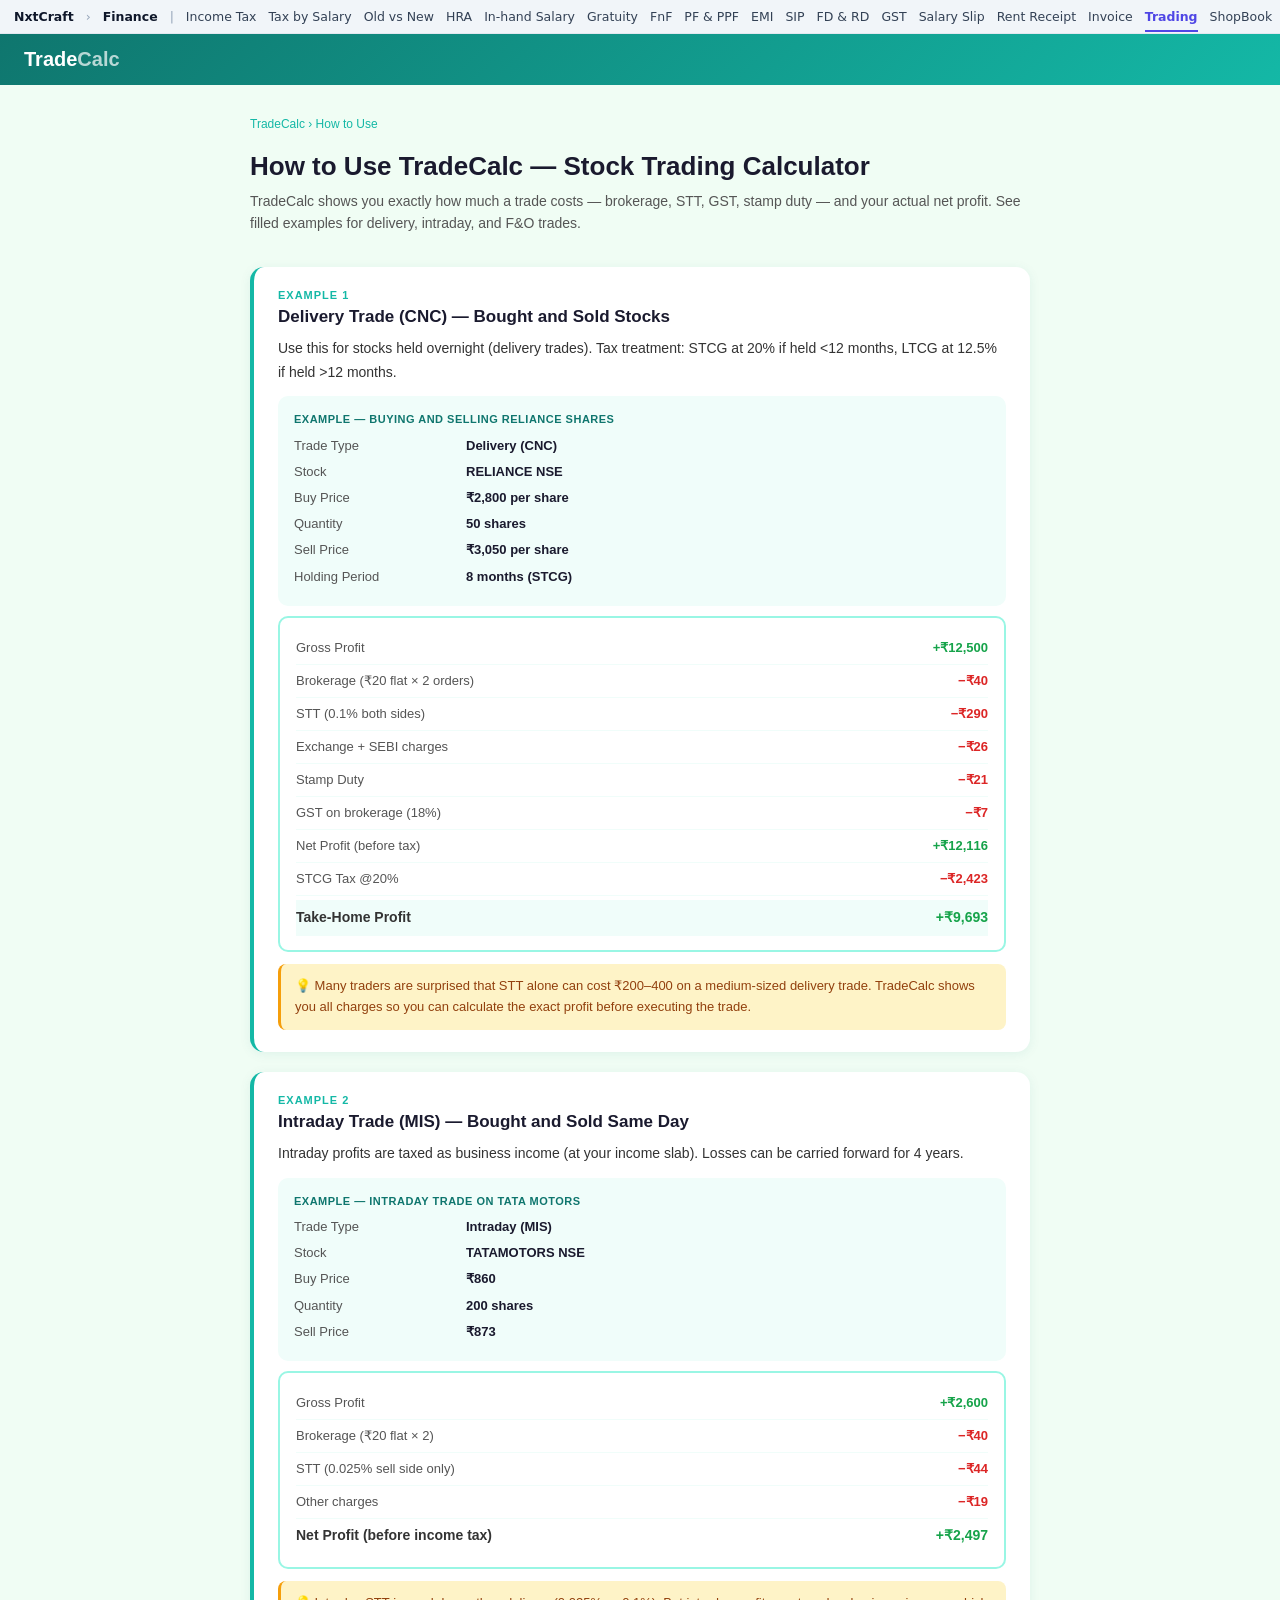
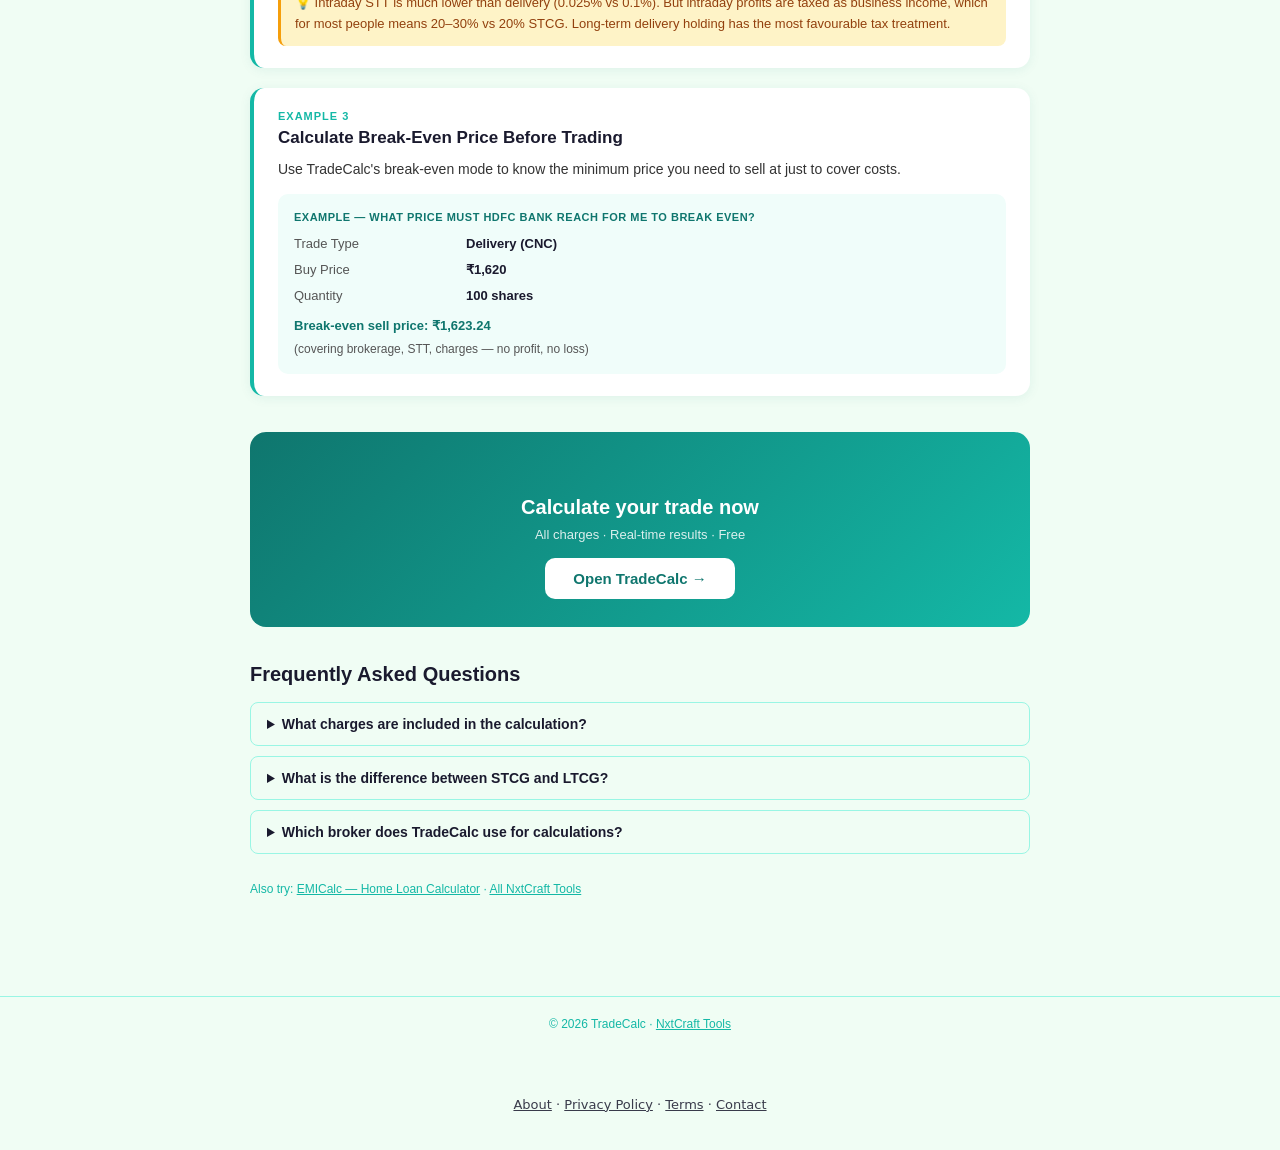
<file: guide/index.html>
<!DOCTYPE html>
<html lang="en">
<head>
<!-- Google Analytics 4 — replace G-R9EW10BJGW with your Measurement ID -->
<script async src="https://www.googletagmanager.com/gtag/js?id=G-R9EW10BJGW"></script>
<script>window.dataLayer=window.dataLayer||[];function gtag(){dataLayer.push(arguments);}gtag("js",new Date());gtag("config","G-R9EW10BJGW");</script>
<meta charset="UTF-8">
<meta name="viewport" content="width=device-width, initial-scale=1.0">
<title>How to Use TradeCalc — Stock Trading Calculator Guide</title>
<meta name="description" content="Step-by-step guide to calculating brokerage, profit/loss, and taxes on stock trades with TradeCalc. See filled examples for delivery trades, intraday, and F&O.">
<meta name="keywords" content="how to calculate brokerage charges, stock profit loss calculator guide, intraday trading calculator how to use, F&O brokerage calculator, share trading tax calculation India, TradeCalc guide, Zerodha brokerage calculator guide, STCG LTCG tax calculator guide">
<link rel="canonical" href="https://nxtcraft.github.io/tradecalc/guide/">
<meta property="og:title" content="How to Use TradeCalc — Stock Trading Calculator Guide">
<meta property="og:type" content="article">
<meta name="twitter:card" content="summary_large_image">
<script type="application/ld+json">
{
  "@context": "https://schema.org",
  "@type": "HowTo",
  "name": "How to Calculate Stock Trading Brokerage and Taxes",
  "description": "Guide to using TradeCalc for calculating brokerage, P&L, and taxes on equity trades",
  "totalTime": "PT2M",
  "step": [
    { "@type": "HowToStep", "name": "Select trade type", "text": "Choose Delivery (CNC), Intraday (MIS), Futures (FUT), or Options (OPT) based on your trade." },
    { "@type": "HowToStep", "name": "Enter trade details", "text": "Enter the stock name, buy price, sell price, and quantity. For F&O, enter the lot size." },
    { "@type": "HowToStep", "name": "Read the result", "text": "TradeCalc shows gross profit/loss, all brokerage charges, STT, GST, stamp duty, SEBI charges, and your net profit after all costs." }
  ]
}
</script>
<script type="application/ld+json">
{
  "@context": "https://schema.org",
  "@type": "FAQPage",
  "mainEntity": [
    {
      "@type": "Question",
      "name": "What is STT in stock trading?",
      "acceptedAnswer": { "@type": "Answer", "text": "STT (Securities Transaction Tax) is a government tax charged on every equity trade. For delivery trades, STT is 0.1% on both buy and sell. For intraday, STT is 0.025% on the sell side only. For F&O, STT is charged on the sell side of futures and options exercise. STT is shown as a separate line in TradeCalc so you see its exact impact on your P&L." }
    },
    {
      "@type": "Question",
      "name": "What is the difference between STCG and LTCG?",
      "acceptedAnswer": { "@type": "Answer", "text": "STCG (Short Term Capital Gains) applies to stocks held less than 12 months and is taxed at 20% (from FY2024-25). LTCG (Long Term Capital Gains) applies to stocks held more than 12 months and is taxed at 12.5% on gains above ₹1.25 lakh per financial year (from FY2024-25). Intraday profits are treated as business income and taxed at your income slab rate." }
    }
  ]
}
</script>
<style>
* { box-sizing: border-box; margin: 0; padding: 0; }
body { font-family: 'Inter', -apple-system, sans-serif; background: #f0fdf4; color: #1a1a2e; }
.site-header { background: linear-gradient(135deg, #0f766e 0%, #14b8a6 100%); color: white; padding: 14px 24px; }
.logo { font-size: 20px; font-weight: 800; }
.logo a { color: white; text-decoration: none; }
.logo span { opacity: .7; }
.container { max-width: 820px; margin: 0 auto; padding: 32px 20px 60px; }
.breadcrumb { font-size: 12px; color: #14b8a6; margin-bottom: 20px; }
.breadcrumb a { color: #14b8a6; text-decoration: none; }
h1 { font-size: 26px; font-weight: 800; margin-bottom: 8px; }
.subtitle { font-size: 14px; color: #555; margin-bottom: 32px; line-height: 1.6; }
.step-card { background: white; border-radius: 14px; padding: 22px 24px; margin-bottom: 20px; box-shadow: 0 2px 12px rgba(15,118,110,.08); border-left: 4px solid #14b8a6; }
.step-num { font-size: 11px; font-weight: 700; color: #14b8a6; text-transform: uppercase; letter-spacing: 1px; margin-bottom: 6px; }
.step-title { font-size: 17px; font-weight: 700; margin-bottom: 10px; }
.step-body { font-size: 14px; color: #333; line-height: 1.7; }
.example-box { background: #f0fdfa; border-radius: 10px; padding: 14px 16px; margin-top: 12px; font-size: 13px; }
.example-box strong { color: #0f766e; display: block; margin-bottom: 6px; font-size: 11px; text-transform: uppercase; letter-spacing: .5px; }
.example-row { display: flex; gap: 12px; margin-bottom: 4px; }
.ex-label { color: #555; min-width: 160px; flex-shrink: 0; }
.ex-val { color: #1a1a2e; font-weight: 600; }
.result-box { background: white; border: 2px solid #99f6e4; border-radius: 10px; padding: 14px 16px; margin-top: 10px; }
.r-row { display: flex; justify-content: space-between; padding: 5px 0; border-bottom: 1px solid #f0fdfa; font-size: 13px; }
.r-row:last-child { border-bottom: none; font-weight: 700; font-size: 14px; }
.r-label { color: #555; }
.r-val-neg { color: #dc2626; font-weight: 600; }
.r-val-pos { color: #16a34a; font-weight: 600; }
.tip-box { background: #fef3c7; border-left: 3px solid #f59e0b; border-radius: 8px; padding: 12px 14px; margin-top: 12px; font-size: 13px; color: #92400e; line-height: 1.6; }
.cta-box { background: linear-gradient(135deg,#0f766e,#14b8a6); color: white; border-radius: 16px; padding: 28px 32px; text-align: center; margin: 36px 0; }
.cta-box h2 { font-size: 20px; margin-bottom: 8px; }
.cta-box p { font-size: 13px; opacity: .85; margin-bottom: 16px; }
.cta-btn { display: inline-block; background: white; color: #0f766e; padding: 12px 28px; border-radius: 10px; font-weight: 700; font-size: 15px; text-decoration: none; }
h2 { font-size: 20px; font-weight: 700; margin: 36px 0 16px; }
details { border: 1px solid #99f6e4; border-radius: 8px; overflow: hidden; margin-bottom: 10px; }
details summary { padding: 13px 16px; cursor: pointer; font-weight: 600; font-size: 14px; }
details p { padding: 0 16px 14px; font-size: 13px; color: #555; line-height: 1.7; }
footer { text-align: center; padding: 20px; font-size: 12px; color: #14b8a6; border-top: 1px solid #99f6e4; margin-top: 40px; }
</style>
  <script async src="https://pagead2.googlesyndication.com/pagead/js/adsbygoogle.js?client=ca-pub-9027849237070207" crossorigin="anonymous"></script>
<meta property="og:description" content="Step-by-step guide to calculating brokerage, profit/loss, and taxes on stock trades with TradeCalc. See filled examples for delivery trades, intraday, and F&amp;O.">
<meta property="og:url" content="https://nxtcraft.github.io/tradecalc/guide/">
<meta property="og:image" content="https://nxtcraft.github.io/og-image.png">
<script type="application/ld+json">{"@context":"https://schema.org","@type":"BreadcrumbList","itemListElement":[{"@type":"ListItem","position":1,"name":"Home","item":"https://nxtcraft.github.io/"},{"@type":"ListItem","position":2,"name":"Finance","item":"https://nxtcraft.github.io/finance/"},{"@type":"ListItem","position":3,"name":"TradeCalc","item":"https://nxtcraft.github.io/tradecalc/"},{"@type":"ListItem","position":4,"name":"How to Use TradeCalc — Stock Trading Calculator","item":"https://nxtcraft.github.io/tradecalc/guide/"}]}</script>
</head>
<body><!-- nc-sec --><div class="nc-sec" role="navigation" aria-label="Finance tools"><style>.nc-sec{background:#f1f5f9;border-bottom:1px solid #e2e8f0;font:500 12.5px/1.2 system-ui,-apple-system,"Segoe UI",sans-serif;display:flex;align-items:center;gap:12px;padding:0 14px;min-height:34px;overflow-x:auto;white-space:nowrap;scrollbar-width:none;position:relative;z-index:30;box-sizing:border-box;margin:0;text-align:left}.nc-sec::-webkit-scrollbar{display:none}.nc-sec a{color:#334155!important;text-decoration:none!important;padding:8px 0;background:none!important}.nc-sec a:hover{color:#4f46e5!important}.nc-sec .nc-b{font-weight:700;color:#0f172a!important}.nc-sec .nc-s{color:#94a3b8}.nc-sec a[aria-current="page"]{color:#4f46e5!important;font-weight:700;box-shadow:inset 0 -2px #4f46e5}@media print{.nc-sec{display:none!important}}</style><a class="nc-b" href="https://nxtcraft.github.io/">NxtCraft</a><span class="nc-s">›</span><a class="nc-b" href="https://nxtcraft.github.io/finance/">Finance</a><span class="nc-s">|</span><a href="https://nxtcraft.github.io/taxcalc/">Income Tax</a><a href="https://nxtcraft.github.io/taxcalc/salary/">Tax by Salary</a><a href="https://nxtcraft.github.io/taxcalc/regime/">Old vs New</a><a href="https://nxtcraft.github.io/taxcalc/hra/">HRA</a><a href="https://nxtcraft.github.io/taxcalc/take-home/">In-hand Salary</a><a href="https://nxtcraft.github.io/gratuity/">Gratuity</a><a href="https://nxtcraft.github.io/gratuity/fnf/">FnF</a><a href="https://nxtcraft.github.io/pfcalc/">PF &amp; PPF</a><a href="https://nxtcraft.github.io/emicalc/">EMI</a><a href="https://nxtcraft.github.io/sipcalc/">SIP</a><a href="https://nxtcraft.github.io/fdcalc/">FD &amp; RD</a><a href="https://nxtcraft.github.io/gstcalc/">GST</a><a href="https://nxtcraft.github.io/salaryslip/">Salary Slip</a><a href="https://nxtcraft.github.io/rentreceipt/">Rent Receipt</a><a href="https://nxtcraft.github.io/invoicelab/">Invoice</a><a href="https://nxtcraft.github.io/tradecalc/" aria-current="page">Trading</a><a href="https://nxtcraft.github.io/shopbook/">ShopBook</a></div><!-- /nc-sec -->
<div class="site-header">
  <div class="logo"><a href="../">Trade<span>Calc</span></a></div>
</div>

<div class="container">
  <div class="breadcrumb"><a href="../">TradeCalc</a> › How to Use</div>
  <h1>How to Use TradeCalc — Stock Trading Calculator</h1>
  <p class="subtitle">TradeCalc shows you exactly how much a trade costs — brokerage, STT, GST, stamp duty — and your actual net profit. See filled examples for delivery, intraday, and F&O trades.</p>

  <div class="step-card">
    <div class="step-num">Example 1</div>
    <div class="step-title">Delivery Trade (CNC) — Bought and Sold Stocks</div>
    <div class="step-body">
      Use this for stocks held overnight (delivery trades). Tax treatment: STCG at 20% if held &lt;12 months, LTCG at 12.5% if held &gt;12 months.
      <div class="example-box">
        <strong>Example — buying and selling Reliance shares</strong>
        <div class="example-row"><span class="ex-label">Trade Type</span><span class="ex-val">Delivery (CNC)</span></div>
        <div class="example-row"><span class="ex-label">Stock</span><span class="ex-val">RELIANCE NSE</span></div>
        <div class="example-row"><span class="ex-label">Buy Price</span><span class="ex-val">₹2,800 per share</span></div>
        <div class="example-row"><span class="ex-label">Quantity</span><span class="ex-val">50 shares</span></div>
        <div class="example-row"><span class="ex-label">Sell Price</span><span class="ex-val">₹3,050 per share</span></div>
        <div class="example-row"><span class="ex-label">Holding Period</span><span class="ex-val">8 months (STCG)</span></div>
      </div>
      <div class="result-box">
        <div class="r-row"><span class="r-label">Gross Profit</span><span class="r-val-pos">+₹12,500</span></div>
        <div class="r-row"><span class="r-label">Brokerage (₹20 flat × 2 orders)</span><span class="r-val-neg">−₹40</span></div>
        <div class="r-row"><span class="r-label">STT (0.1% both sides)</span><span class="r-val-neg">−₹290</span></div>
        <div class="r-row"><span class="r-label">Exchange + SEBI charges</span><span class="r-val-neg">−₹26</span></div>
        <div class="r-row"><span class="r-label">Stamp Duty</span><span class="r-val-neg">−₹21</span></div>
        <div class="r-row"><span class="r-label">GST on brokerage (18%)</span><span class="r-val-neg">−₹7</span></div>
        <div class="r-row"><span class="r-label">Net Profit (before tax)</span><span class="r-val-pos">+₹12,116</span></div>
        <div class="r-row"><span class="r-label">STCG Tax @20%</span><span class="r-val-neg">−₹2,423</span></div>
        <div class="r-row" style="background:#f0fdfa; padding:6px 0; margin-top:4px;"><span>Take-Home Profit</span><span class="r-val-pos">+₹9,693</span></div>
      </div>
      <div class="tip-box">💡 Many traders are surprised that STT alone can cost ₹200–400 on a medium-sized delivery trade. TradeCalc shows you all charges so you can calculate the exact profit before executing the trade.</div>
    </div>
  </div>

  <div class="step-card">
    <div class="step-num">Example 2</div>
    <div class="step-title">Intraday Trade (MIS) — Bought and Sold Same Day</div>
    <div class="step-body">
      Intraday profits are taxed as business income (at your income slab). Losses can be carried forward for 4 years.
      <div class="example-box">
        <strong>Example — intraday trade on Tata Motors</strong>
        <div class="example-row"><span class="ex-label">Trade Type</span><span class="ex-val">Intraday (MIS)</span></div>
        <div class="example-row"><span class="ex-label">Stock</span><span class="ex-val">TATAMOTORS NSE</span></div>
        <div class="example-row"><span class="ex-label">Buy Price</span><span class="ex-val">₹860</span></div>
        <div class="example-row"><span class="ex-label">Quantity</span><span class="ex-val">200 shares</span></div>
        <div class="example-row"><span class="ex-label">Sell Price</span><span class="ex-val">₹873</span></div>
      </div>
      <div class="result-box">
        <div class="r-row"><span class="r-label">Gross Profit</span><span class="r-val-pos">+₹2,600</span></div>
        <div class="r-row"><span class="r-label">Brokerage (₹20 flat × 2)</span><span class="r-val-neg">−₹40</span></div>
        <div class="r-row"><span class="r-label">STT (0.025% sell side only)</span><span class="r-val-neg">−₹44</span></div>
        <div class="r-row"><span class="r-label">Other charges</span><span class="r-val-neg">−₹19</span></div>
        <div class="r-row"><span>Net Profit (before income tax)</span><span class="r-val-pos">+₹2,497</span></div>
      </div>
      <div class="tip-box">💡 Intraday STT is much lower than delivery (0.025% vs 0.1%). But intraday profits are taxed as business income, which for most people means 20–30% vs 20% STCG. Long-term delivery holding has the most favourable tax treatment.</div>
    </div>
  </div>

  <div class="step-card">
    <div class="step-num">Example 3</div>
    <div class="step-title">Calculate Break-Even Price Before Trading</div>
    <div class="step-body">
      Use TradeCalc's break-even mode to know the minimum price you need to sell at just to cover costs.
      <div class="example-box">
        <strong>Example — what price must HDFC Bank reach for me to break even?</strong>
        <div class="example-row"><span class="ex-label">Trade Type</span><span class="ex-val">Delivery (CNC)</span></div>
        <div class="example-row"><span class="ex-label">Buy Price</span><span class="ex-val">₹1,620</span></div>
        <div class="example-row"><span class="ex-label">Quantity</span><span class="ex-val">100 shares</span></div>
        <div style="margin-top:8px; font-weight:700; color:#0f766e;">Break-even sell price: ₹1,623.24</div>
        <div style="color:#555; font-size:12px; margin-top:2px;">(covering brokerage, STT, charges — no profit, no loss)</div>
      </div>
    </div>
  </div>

  <div class="cta-box">
    <h2>Calculate your trade now</h2>
    <p>All charges · Real-time results · Free</p>
    <a href="../" class="cta-btn">Open TradeCalc →</a>
  </div>

  <h2>Frequently Asked Questions</h2>
  <details><summary>What charges are included in the calculation?</summary><p>TradeCalc includes: Brokerage (flat ₹20 or % based on broker), STT (Securities Transaction Tax), Exchange Transaction Charges, SEBI Charges, Stamp Duty, GST on brokerage, and optional capital gains tax (STCG/LTCG). All are shown as separate line items.</p></details>
  <details><summary>What is the difference between STCG and LTCG?</summary><p>STCG (Short Term Capital Gains) applies to equity held less than 12 months, taxed at 20%. LTCG applies to equity held over 12 months, taxed at 12.5% on gains above ₹1.25 lakh per year. Intraday profits are business income, taxed at your income slab rate. F&O profits are also treated as business income.</p></details>
  <details><summary>Which broker does TradeCalc use for calculations?</summary><p>By default, TradeCalc uses flat ₹20 brokerage per order (matching Zerodha/Groww/Upstox pricing). You can enter a different brokerage amount for other brokers or percentage-based pricing.</p></details>

  <div style="margin-top:28px; font-size:12px; color:#14b8a6;">
    Also try: <a href="https://nxtcraft.github.io/emicalc/" style="color:#14b8a6;">EMICalc — Home Loan Calculator</a> ·
    <a href="https://nxtcraft.github.io/" style="color:#14b8a6;">All NxtCraft Tools</a>
  </div>
</div>

<footer>&copy; 2026 TradeCalc · <a href="https://nxtcraft.github.io/" style="color:#14b8a6;">NxtCraft Tools</a></footer>
<nav class="nc-legal" aria-label="Site information" style="max-width:900px;margin:28px auto 20px;padding:14px 16px;text-align:center;font:13px/1.8 system-ui,-apple-system,Segoe UI,sans-serif;opacity:.85"><a href="https://nxtcraft.github.io/about/" style="color:inherit;text-decoration:underline">About</a> &middot; <a href="https://nxtcraft.github.io/privacy/" style="color:inherit;text-decoration:underline">Privacy Policy</a> &middot; <a href="https://nxtcraft.github.io/terms/" style="color:inherit;text-decoration:underline">Terms</a> &middot; <a href="https://nxtcraft.github.io/contact/" style="color:inherit;text-decoration:underline">Contact</a></nav>
</body>
</html>
</file>
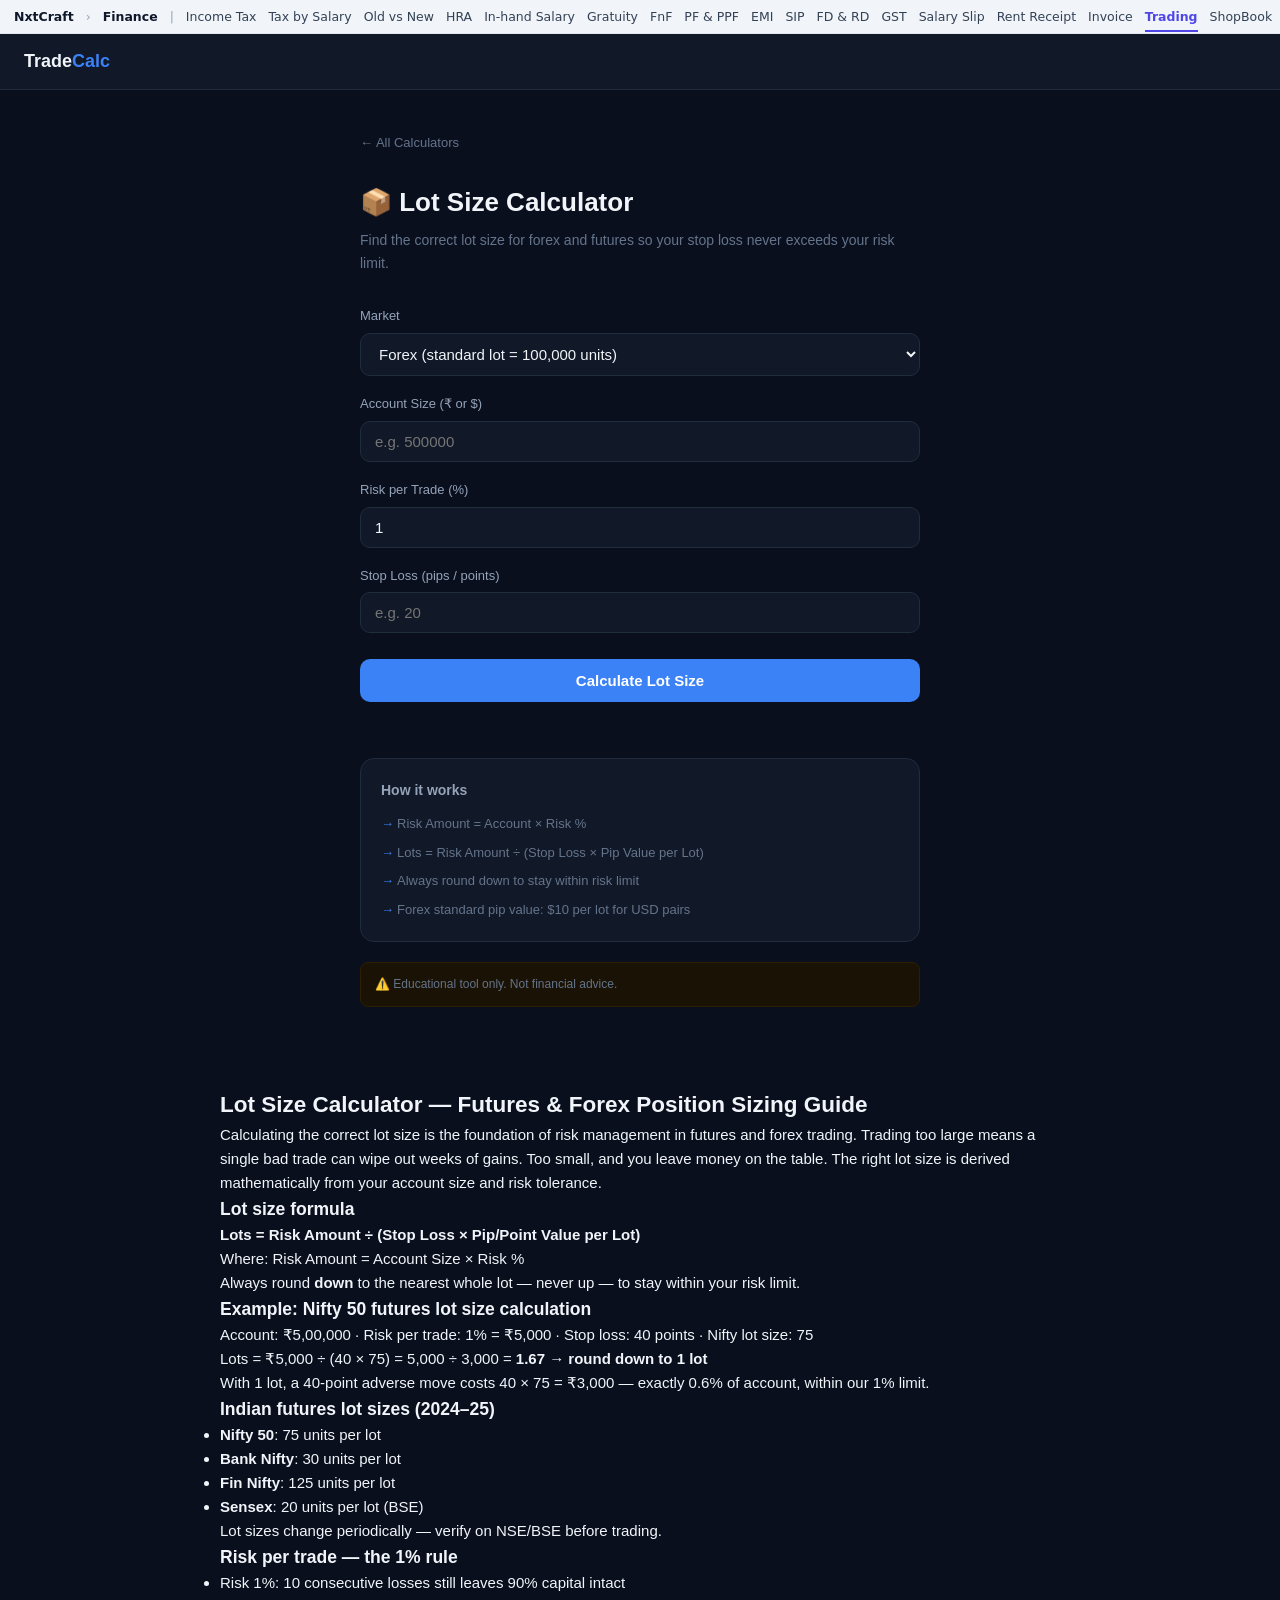
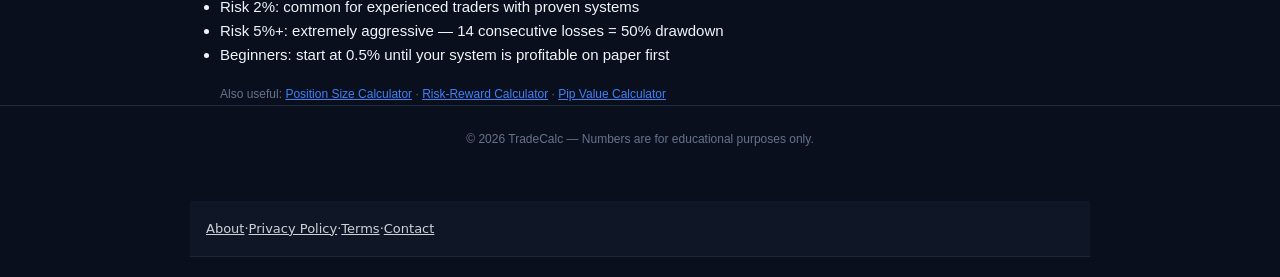
<file: lot-size/index.html>
<!DOCTYPE html>
<html lang="en">
<head>
<!-- Google Analytics 4 — replace G-R9EW10BJGW with your Measurement ID -->
<script async src="https://www.googletagmanager.com/gtag/js?id=G-R9EW10BJGW"></script>
<script>window.dataLayer=window.dataLayer||[];function gtag(){dataLayer.push(arguments);}gtag("js",new Date());gtag("config","G-R9EW10BJGW");</script>
  <meta charset="UTF-8">
  <meta name="viewport" content="width=device-width, initial-scale=1">
  <title>Lot Size Calculator — Forex & Futures Position Sizing | TradeCalc</title>
  <meta name="description" content="Calculate the right lot size for forex and futures trading based on your account size, risk % and stop loss in pips or points.">
  <link rel="canonical" href="https://nxtcraft.github.io/tradecalc/lot-size/">
  <meta property="og:title" content="Lot Size Calculator — Forex & Futures Position Sizing | TradeCalc">
  <meta property="og:description" content="Calculate the right lot size for forex and futures. Enter account size, risk % and stop loss to get the exact number of lots to trade.">
  <meta property="og:type" content="website">
  <meta name="twitter:card" content="summary_large_image">
  <meta name="twitter:title" content="Lot Size Calculator — Forex & Futures | TradeCalc">
  <meta name="twitter:description" content="Find the correct lot size for Nifty, Bank Nifty or forex so your stop loss never exceeds your risk limit. Free, instant result.">
  <script type="application/ld+json">
  {
    "@context": "https://schema.org",
    "@type": "FAQPage",
    "mainEntity": [
      {
        "@type": "Question",
        "name": "What is a lot size in futures trading?",
        "acceptedAnswer": { "@type": "Answer", "text": "A lot size is the fixed number of units in one futures contract. Nifty 50 futures have a lot size of 75 units. Bank Nifty lot size is 30 units. Forex standard lots are 100,000 currency units, mini lots are 10,000, and micro lots are 1,000. You cannot trade a fraction of a lot — you must trade in whole multiples." }
      },
      {
        "@type": "Question",
        "name": "How do you calculate lot size for Nifty futures?",
        "acceptedAnswer": { "@type": "Answer", "text": "Formula: Lots = Risk Amount ÷ (Stop Loss Points × Lot Size). Risk Amount = Account Size × Risk %. Example: Account ₹5 lakh, risk 1% = ₹5,000. SL = 30 points, Nifty lot = 75. Lots = 5000 ÷ (30 × 75) = 5000 ÷ 2250 = 2.2 lots → round down to 2 lots." }
      },
      {
        "@type": "Question",
        "name": "What percentage of capital should I risk per trade?",
        "acceptedAnswer": { "@type": "Answer", "text": "The standard rule is 1–2% of your total trading capital per trade. At 1%, you can have 10 consecutive losing trades and still retain 90% of your capital. Professional traders rarely risk more than 2% per trade. Beginners are advised to start with 0.5–1% per trade until their strategy is proven profitable." }
      },
      {
        "@type": "Question",
        "name": "What is the current Nifty 50 lot size?",
        "acceptedAnswer": { "@type": "Answer", "text": "As of 2024, the Nifty 50 futures lot size is 75 units per contract. Bank Nifty lot size is 30 units. Fin Nifty lot size is 125 units. Lot sizes are revised periodically by NSE based on the underlying price — always verify the current lot size on the NSE website before trading." }
      }
    ]
  }
  </script>
  <link rel="stylesheet" href="../css/main.css">
  <script async src="https://pagead2.googlesyndication.com/pagead/js/adsbygoogle.js?client=ca-pub-9027849237070207" crossorigin="anonymous"></script>
<meta property="og:image" content="https://nxtcraft.github.io/og-image.png">
<script type="application/ld+json">{"@context":"https://schema.org","@type":"BreadcrumbList","itemListElement":[{"@type":"ListItem","position":1,"name":"Home","item":"https://nxtcraft.github.io/"},{"@type":"ListItem","position":2,"name":"Finance","item":"https://nxtcraft.github.io/finance/"},{"@type":"ListItem","position":3,"name":"TradeCalc","item":"https://nxtcraft.github.io/tradecalc/"},{"@type":"ListItem","position":4,"name":"Lot Size Calculator","item":"https://nxtcraft.github.io/tradecalc/lot-size/"}]}</script>
</head>
<body><!-- nc-sec --><div class="nc-sec" role="navigation" aria-label="Finance tools"><style>.nc-sec{background:#f1f5f9;border-bottom:1px solid #e2e8f0;font:500 12.5px/1.2 system-ui,-apple-system,"Segoe UI",sans-serif;display:flex;align-items:center;gap:12px;padding:0 14px;min-height:34px;overflow-x:auto;white-space:nowrap;scrollbar-width:none;position:relative;z-index:30;box-sizing:border-box;margin:0;text-align:left}.nc-sec::-webkit-scrollbar{display:none}.nc-sec a{color:#334155!important;text-decoration:none!important;padding:8px 0;background:none!important}.nc-sec a:hover{color:#4f46e5!important}.nc-sec .nc-b{font-weight:700;color:#0f172a!important}.nc-sec .nc-s{color:#94a3b8}.nc-sec a[aria-current="page"]{color:#4f46e5!important;font-weight:700;box-shadow:inset 0 -2px #4f46e5}@media print{.nc-sec{display:none!important}}</style><a class="nc-b" href="https://nxtcraft.github.io/">NxtCraft</a><span class="nc-s">›</span><a class="nc-b" href="https://nxtcraft.github.io/finance/">Finance</a><span class="nc-s">|</span><a href="https://nxtcraft.github.io/taxcalc/">Income Tax</a><a href="https://nxtcraft.github.io/taxcalc/salary/">Tax by Salary</a><a href="https://nxtcraft.github.io/taxcalc/regime/">Old vs New</a><a href="https://nxtcraft.github.io/taxcalc/hra/">HRA</a><a href="https://nxtcraft.github.io/taxcalc/take-home/">In-hand Salary</a><a href="https://nxtcraft.github.io/gratuity/">Gratuity</a><a href="https://nxtcraft.github.io/gratuity/fnf/">FnF</a><a href="https://nxtcraft.github.io/pfcalc/">PF &amp; PPF</a><a href="https://nxtcraft.github.io/emicalc/">EMI</a><a href="https://nxtcraft.github.io/sipcalc/">SIP</a><a href="https://nxtcraft.github.io/fdcalc/">FD &amp; RD</a><a href="https://nxtcraft.github.io/gstcalc/">GST</a><a href="https://nxtcraft.github.io/salaryslip/">Salary Slip</a><a href="https://nxtcraft.github.io/rentreceipt/">Rent Receipt</a><a href="https://nxtcraft.github.io/invoicelab/">Invoice</a><a href="https://nxtcraft.github.io/tradecalc/" aria-current="page">Trading</a><a href="https://nxtcraft.github.io/shopbook/">ShopBook</a></div><!-- /nc-sec -->
<nav><a class="nav-logo" href="../">Trade<span>Calc</span></a></nav>

<div class="container">
<div class="calc-wrap">
  <a class="back-link" href="../">← All Calculators</a>
  <h1 class="calc-title">📦 Lot Size Calculator</h1>
  <p class="calc-desc">Find the correct lot size for forex and futures so your stop loss never exceeds your risk limit.</p>

  <div class="field">
    <label>Market</label>
    <select id="market">
      <option value="forex">Forex (standard lot = 100,000 units)</option>
      <option value="nifty">Nifty 50 Futures (lot = 75)</option>
      <option value="banknifty">Bank Nifty Futures (lot = 30)</option>
      <option value="custom">Custom (enter lot size)</option>
    </select>
  </div>
  <div class="field" id="custom_lot_field" style="display:none">
    <label>Units per Lot</label>
    <input type="number" id="custom_lot" placeholder="e.g. 100" min="1">
  </div>
  <div class="field">
    <label>Account Size (₹ or $)</label>
    <input type="number" id="account" placeholder="e.g. 500000" min="0">
  </div>
  <div class="field">
    <label>Risk per Trade (%)</label>
    <input type="number" id="risk_pct" placeholder="e.g. 1" step="0.1" min="0.1" max="100" value="1">
  </div>
  <div class="field">
    <label>Stop Loss (pips / points)</label>
    <input type="number" id="sl_pips" placeholder="e.g. 20" min="1">
  </div>

  <button class="btn" onclick="calculate()">Calculate Lot Size</button>

  <div class="result-box" id="result">
    <div class="result-main">
      <div class="label">Recommended Lots</div>
      <div class="value" id="r_lots">—</div>
    </div>
    <div class="result-row"><span class="result-label">Risk Amount</span><span class="result-value red" id="r_risk_amt">—</span></div>
    <div class="result-row"><span class="result-label">Units / Contracts</span><span class="result-value" id="r_units">—</span></div>
    <div class="result-row"><span class="result-label">Value per Pip/Point</span><span class="result-value blue" id="r_pip_val">—</span></div>
  </div>

  <div class="tips">
    <h3>How it works</h3>
    <ul>
      <li>Risk Amount = Account × Risk %</li>
      <li>Lots = Risk Amount ÷ (Stop Loss × Pip Value per Lot)</li>
      <li>Always round down to stay within risk limit</li>
      <li>Forex standard pip value: $10 per lot for USD pairs</li>
    </ul>
  </div>
  <div class="disclaimer">⚠️ Educational tool only. Not financial advice.</div>
</div>
</div>

<div class="container">
  <div class="seo-section">
    <h2>Lot Size Calculator — Futures & Forex Position Sizing Guide</h2>
    <p>Calculating the correct lot size is the foundation of risk management in futures and forex trading. Trading too large means a single bad trade can wipe out weeks of gains. Too small, and you leave money on the table. The right lot size is derived mathematically from your account size and risk tolerance.</p>

    <h3>Lot size formula</h3>
    <p><strong>Lots = Risk Amount ÷ (Stop Loss × Pip/Point Value per Lot)</strong></p>
    <p>Where: Risk Amount = Account Size × Risk %</p>
    <p>Always round <strong>down</strong> to the nearest whole lot — never up — to stay within your risk limit.</p>

    <h3>Example: Nifty 50 futures lot size calculation</h3>
    <p>Account: ₹5,00,000 · Risk per trade: 1% = ₹5,000 · Stop loss: 40 points · Nifty lot size: 75</p>
    <p>Lots = ₹5,000 ÷ (40 × 75) = 5,000 ÷ 3,000 = <strong>1.67 → round down to 1 lot</strong></p>
    <p>With 1 lot, a 40-point adverse move costs 40 × 75 = ₹3,000 — exactly 0.6% of account, within our 1% limit.</p>

    <h3>Indian futures lot sizes (2024–25)</h3>
    <ul>
      <li><strong>Nifty 50</strong>: 75 units per lot</li>
      <li><strong>Bank Nifty</strong>: 30 units per lot</li>
      <li><strong>Fin Nifty</strong>: 125 units per lot</li>
      <li><strong>Sensex</strong>: 20 units per lot (BSE)</li>
    </ul>
    <p>Lot sizes change periodically — verify on NSE/BSE before trading.</p>

    <h3>Risk per trade — the 1% rule</h3>
    <ul>
      <li>Risk 1%: 10 consecutive losses still leaves 90% capital intact</li>
      <li>Risk 2%: common for experienced traders with proven systems</li>
      <li>Risk 5%+: extremely aggressive — 14 consecutive losses = 50% drawdown</li>
      <li>Beginners: start at 0.5% until your system is profitable on paper first</li>
    </ul>

    <div style="margin-top:18px; font-size:12px; color:#64748b;">
      Also useful: <a href="../position-size/" style="color:var(--accent);">Position Size Calculator</a> ·
      <a href="../risk-reward/" style="color:var(--accent);">Risk-Reward Calculator</a> ·
      <a href="../pip-value/" style="color:var(--accent);">Pip Value Calculator</a>
    </div>
  </div>
</div>

<footer><p>© 2026 TradeCalc — Numbers are for educational purposes only.</p></footer>

<script>
document.getElementById('market').addEventListener('change', function() {
  document.getElementById('custom_lot_field').style.display = this.value === 'custom' ? 'block' : 'none';
});
function calculate() {
  const market = document.getElementById('market').value;
  const account = parseFloat(document.getElementById('account').value);
  const riskPct = parseFloat(document.getElementById('risk_pct').value);
  const slPips = parseFloat(document.getElementById('sl_pips').value);
  if ([account, riskPct, slPips].some(isNaN)) { alert('Fill all fields.'); return; }

  const riskAmt = account * riskPct / 100;
  let pipValuePerLot, lotSize;
  if (market === 'forex') { pipValuePerLot = 10; lotSize = 100000; }
  else if (market === 'nifty') { pipValuePerLot = 75; lotSize = 75; }
  else if (market === 'banknifty') { pipValuePerLot = 30; lotSize = 30; }
  else {
    lotSize = parseFloat(document.getElementById('custom_lot').value) || 1;
    pipValuePerLot = lotSize;
  }

  const lots = Math.floor(riskAmt / (slPips * pipValuePerLot) * 100) / 100;
  const units = Math.floor(lots * lotSize);
  const pipVal = lots * pipValuePerLot;
  const fmt = v => '₹' + v.toLocaleString('en-IN', {maximumFractionDigits: 2});

  document.getElementById('r_lots').textContent = lots.toFixed(2) + ' lots';
  document.getElementById('r_risk_amt').textContent = fmt(riskAmt);
  document.getElementById('r_units').textContent = units.toLocaleString('en-IN');
  document.getElementById('r_pip_val').textContent = fmt(pipVal) + ' / pip';
  document.getElementById('result').classList.add('show');
}
</script>
<nav class="nc-legal" aria-label="Site information" style="max-width:900px;margin:28px auto 20px;padding:14px 16px;text-align:center;font:13px/1.8 system-ui,-apple-system,Segoe UI,sans-serif;opacity:.85"><a href="https://nxtcraft.github.io/about/" style="color:inherit;text-decoration:underline">About</a> &middot; <a href="https://nxtcraft.github.io/privacy/" style="color:inherit;text-decoration:underline">Privacy Policy</a> &middot; <a href="https://nxtcraft.github.io/terms/" style="color:inherit;text-decoration:underline">Terms</a> &middot; <a href="https://nxtcraft.github.io/contact/" style="color:inherit;text-decoration:underline">Contact</a></nav>
</body>
</html>
</file>
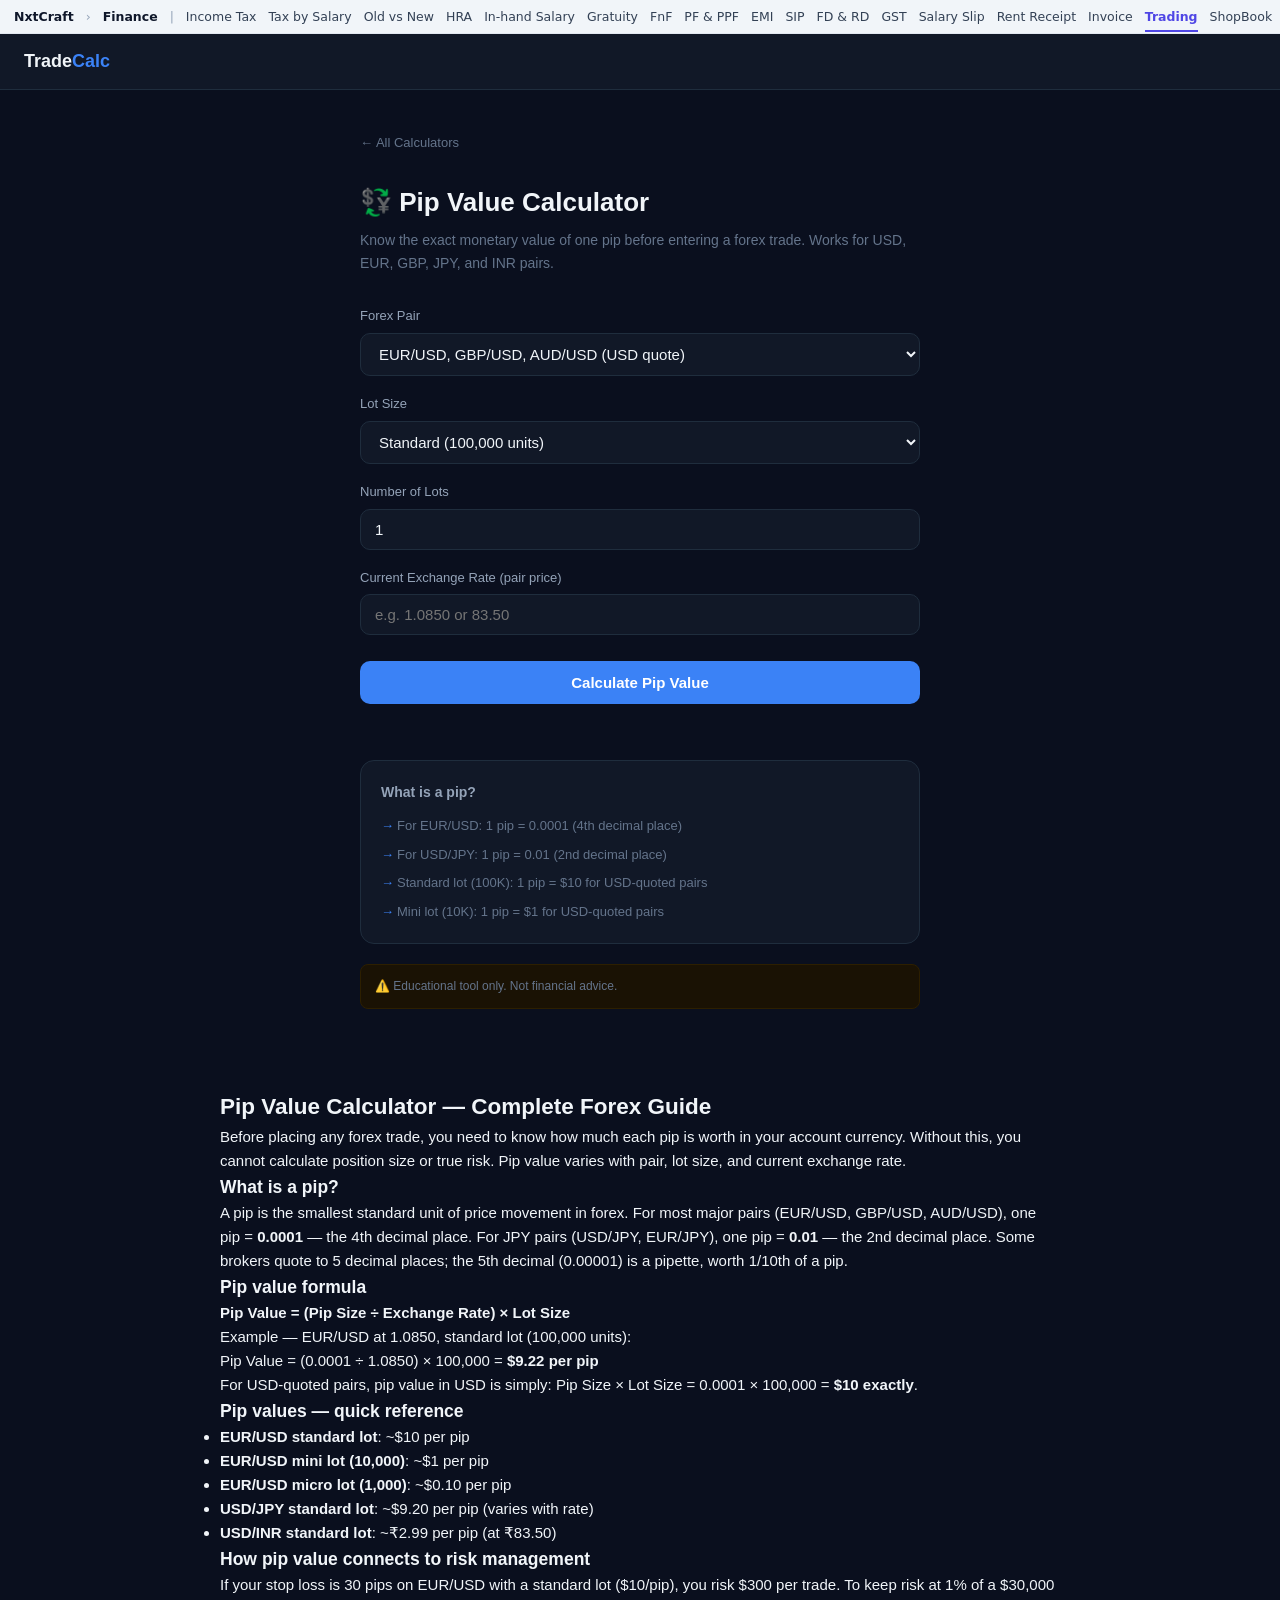
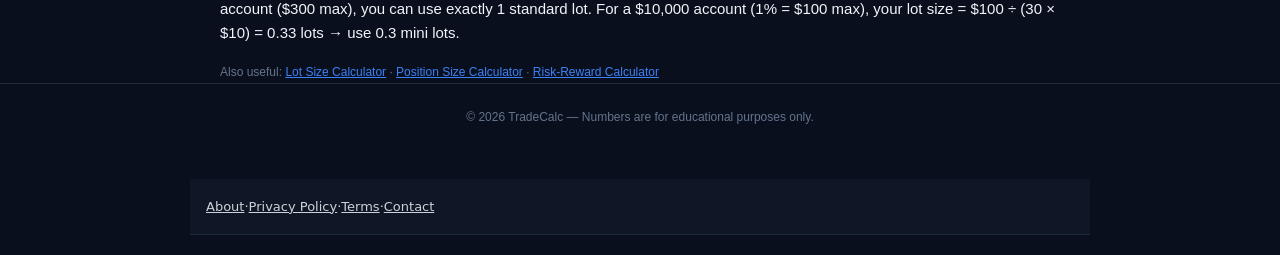
<file: pip-value/index.html>
<!DOCTYPE html>
<html lang="en">
<head>
<!-- Google Analytics 4 — replace G-R9EW10BJGW with your Measurement ID -->
<script async src="https://www.googletagmanager.com/gtag/js?id=G-R9EW10BJGW"></script>
<script>window.dataLayer=window.dataLayer||[];function gtag(){dataLayer.push(arguments);}gtag("js",new Date());gtag("config","G-R9EW10BJGW");</script>
  <meta charset="UTF-8">
  <meta name="viewport" content="width=device-width, initial-scale=1">
  <title>Pip Value Calculator — Forex Pip Value in INR/USD | TradeCalc</title>
  <meta name="description" content="Calculate pip value for any forex pair and lot size. Know exactly how much each pip is worth in your account currency before placing a trade.">
  <link rel="canonical" href="https://nxtcraft.github.io/tradecalc/pip-value/">
  <meta property="og:title" content="Pip Value Calculator — Forex Pip Value in USD & INR | TradeCalc">
  <meta property="og:description" content="Calculate the exact monetary value of one pip for any forex pair and lot size. Works for EUR/USD, GBP/USD, USD/JPY, USD/INR and more.">
  <meta property="og:type" content="website">
  <meta name="twitter:card" content="summary_large_image">
  <meta name="twitter:title" content="Pip Value Calculator — Forex | TradeCalc">
  <meta name="twitter:description" content="Know exactly how much each pip is worth in your account currency before placing a forex trade. Supports standard, mini and micro lots.">
  <script type="application/ld+json">
  {
    "@context": "https://schema.org",
    "@type": "FAQPage",
    "mainEntity": [
      {
        "@type": "Question",
        "name": "What is a pip in forex trading?",
        "acceptedAnswer": { "@type": "Answer", "text": "A pip (percentage in point) is the smallest standard price movement in a forex pair. For most pairs like EUR/USD and GBP/USD, one pip = 0.0001 (the 4th decimal place). For JPY pairs like USD/JPY, one pip = 0.01 (the 2nd decimal place). Some brokers quote 5 decimal places — the 5th decimal is called a pipette (1/10th of a pip)." }
      },
      {
        "@type": "Question",
        "name": "How do you calculate pip value?",
        "acceptedAnswer": { "@type": "Answer", "text": "Pip Value = (Pip Size / Exchange Rate) × Lot Size. For EUR/USD at 1.0850 with a standard lot (100,000): Pip Value = (0.0001 / 1.0850) × 100,000 = $9.22 per pip. For USD/INR at 83.50 with a standard lot: Pip Value = (0.0025 / 83.50) × 100,000 = ₹2.99 per pip." }
      },
      {
        "@type": "Question",
        "name": "What is the pip value for EUR/USD standard lot?",
        "acceptedAnswer": { "@type": "Answer", "text": "For EUR/USD, the pip value for a standard lot (100,000 units) is approximately $10 per pip (since USD is the quote currency, pip value is fixed in USD). For a mini lot (10,000 units), it is $1 per pip. For a micro lot (1,000 units), it is $0.10 per pip." }
      },
      {
        "@type": "Question",
        "name": "Why does pip value matter in risk management?",
        "acceptedAnswer": { "@type": "Answer", "text": "Pip value tells you how much money you gain or lose per pip move. If your stop loss is 20 pips and each pip is worth $10 (standard EUR/USD lot), one losing trade costs $200. Knowing pip value lets you calculate exact position sizes to keep each trade's risk within your 1–2% account risk rule." }
      }
    ]
  }
  </script>
  <link rel="stylesheet" href="../css/main.css">
  <script async src="https://pagead2.googlesyndication.com/pagead/js/adsbygoogle.js?client=ca-pub-9027849237070207" crossorigin="anonymous"></script>
<meta property="og:image" content="https://nxtcraft.github.io/og-image.png">
<script type="application/ld+json">{"@context":"https://schema.org","@type":"BreadcrumbList","itemListElement":[{"@type":"ListItem","position":1,"name":"Home","item":"https://nxtcraft.github.io/"},{"@type":"ListItem","position":2,"name":"Finance","item":"https://nxtcraft.github.io/finance/"},{"@type":"ListItem","position":3,"name":"TradeCalc","item":"https://nxtcraft.github.io/tradecalc/"},{"@type":"ListItem","position":4,"name":"Pip Value Calculator","item":"https://nxtcraft.github.io/tradecalc/pip-value/"}]}</script>
</head>
<body><!-- nc-sec --><div class="nc-sec" role="navigation" aria-label="Finance tools"><style>.nc-sec{background:#f1f5f9;border-bottom:1px solid #e2e8f0;font:500 12.5px/1.2 system-ui,-apple-system,"Segoe UI",sans-serif;display:flex;align-items:center;gap:12px;padding:0 14px;min-height:34px;overflow-x:auto;white-space:nowrap;scrollbar-width:none;position:relative;z-index:30;box-sizing:border-box;margin:0;text-align:left}.nc-sec::-webkit-scrollbar{display:none}.nc-sec a{color:#334155!important;text-decoration:none!important;padding:8px 0;background:none!important}.nc-sec a:hover{color:#4f46e5!important}.nc-sec .nc-b{font-weight:700;color:#0f172a!important}.nc-sec .nc-s{color:#94a3b8}.nc-sec a[aria-current="page"]{color:#4f46e5!important;font-weight:700;box-shadow:inset 0 -2px #4f46e5}@media print{.nc-sec{display:none!important}}</style><a class="nc-b" href="https://nxtcraft.github.io/">NxtCraft</a><span class="nc-s">›</span><a class="nc-b" href="https://nxtcraft.github.io/finance/">Finance</a><span class="nc-s">|</span><a href="https://nxtcraft.github.io/taxcalc/">Income Tax</a><a href="https://nxtcraft.github.io/taxcalc/salary/">Tax by Salary</a><a href="https://nxtcraft.github.io/taxcalc/regime/">Old vs New</a><a href="https://nxtcraft.github.io/taxcalc/hra/">HRA</a><a href="https://nxtcraft.github.io/taxcalc/take-home/">In-hand Salary</a><a href="https://nxtcraft.github.io/gratuity/">Gratuity</a><a href="https://nxtcraft.github.io/gratuity/fnf/">FnF</a><a href="https://nxtcraft.github.io/pfcalc/">PF &amp; PPF</a><a href="https://nxtcraft.github.io/emicalc/">EMI</a><a href="https://nxtcraft.github.io/sipcalc/">SIP</a><a href="https://nxtcraft.github.io/fdcalc/">FD &amp; RD</a><a href="https://nxtcraft.github.io/gstcalc/">GST</a><a href="https://nxtcraft.github.io/salaryslip/">Salary Slip</a><a href="https://nxtcraft.github.io/rentreceipt/">Rent Receipt</a><a href="https://nxtcraft.github.io/invoicelab/">Invoice</a><a href="https://nxtcraft.github.io/tradecalc/" aria-current="page">Trading</a><a href="https://nxtcraft.github.io/shopbook/">ShopBook</a></div><!-- /nc-sec -->
<nav><a class="nav-logo" href="../">Trade<span>Calc</span></a></nav>

<div class="container">
<div class="calc-wrap">
  <a class="back-link" href="../">← All Calculators</a>
  <h1 class="calc-title">💱 Pip Value Calculator</h1>
  <p class="calc-desc">Know the exact monetary value of one pip before entering a forex trade. Works for USD, EUR, GBP, JPY, and INR pairs.</p>

  <div class="field">
    <label>Forex Pair</label>
    <select id="pair">
      <option value="usd" data-pip="0.0001">EUR/USD, GBP/USD, AUD/USD (USD quote)</option>
      <option value="jpy" data-pip="0.01">USD/JPY, EUR/JPY (JPY quote)</option>
      <option value="usdinr" data-pip="0.0025">USD/INR (INR quote)</option>
      <option value="custom">Custom pair</option>
    </select>
  </div>
  <div class="field" id="custom_pip_field" style="display:none">
    <label>Pip Size (e.g. 0.0001 for most pairs)</label>
    <input type="number" id="custom_pip" placeholder="0.0001" step="0.0001" min="0">
  </div>
  <div class="field">
    <label>Lot Size</label>
    <select id="lot_type">
      <option value="100000">Standard (100,000 units)</option>
      <option value="10000">Mini (10,000 units)</option>
      <option value="1000">Micro (1,000 units)</option>
      <option value="custom">Custom</option>
    </select>
  </div>
  <div class="field" id="custom_lot_field" style="display:none">
    <label>Custom Lot Units</label>
    <input type="number" id="custom_lot_units" placeholder="e.g. 50000" min="1">
  </div>
  <div class="field">
    <label>Number of Lots</label>
    <input type="number" id="num_lots" placeholder="e.g. 1" step="0.01" min="0.01" value="1">
  </div>
  <div class="field">
    <label>Current Exchange Rate (pair price)</label>
    <input type="number" id="rate" placeholder="e.g. 1.0850 or 83.50" step="0.0001" min="0">
  </div>

  <button class="btn" onclick="calculate()">Calculate Pip Value</button>

  <div class="result-box" id="result">
    <div class="result-main">
      <div class="label">Pip Value per Lot</div>
      <div class="value" id="r_pip_val">—</div>
    </div>
    <div class="result-row"><span class="result-label">Total Pip Value (all lots)</span><span class="result-value green" id="r_total_pip">—</span></div>
    <div class="result-row"><span class="result-label">10 pip move P&L</span><span class="result-value blue" id="r_10pip">—</span></div>
    <div class="result-row"><span class="result-label">50 pip move P&L</span><span class="result-value blue" id="r_50pip">—</span></div>
  </div>

  <div class="tips">
    <h3>What is a pip?</h3>
    <ul>
      <li>For EUR/USD: 1 pip = 0.0001 (4th decimal place)</li>
      <li>For USD/JPY: 1 pip = 0.01 (2nd decimal place)</li>
      <li>Standard lot (100K): 1 pip = $10 for USD-quoted pairs</li>
      <li>Mini lot (10K): 1 pip = $1 for USD-quoted pairs</li>
    </ul>
  </div>
  <div class="disclaimer">⚠️ Educational tool only. Not financial advice.</div>
</div>
</div>

<div class="container">
  <div class="seo-section">
    <h2>Pip Value Calculator — Complete Forex Guide</h2>
    <p>Before placing any forex trade, you need to know how much each pip is worth in your account currency. Without this, you cannot calculate position size or true risk. Pip value varies with pair, lot size, and current exchange rate.</p>

    <h3>What is a pip?</h3>
    <p>A pip is the smallest standard unit of price movement in forex. For most major pairs (EUR/USD, GBP/USD, AUD/USD), one pip = <strong>0.0001</strong> — the 4th decimal place. For JPY pairs (USD/JPY, EUR/JPY), one pip = <strong>0.01</strong> — the 2nd decimal place. Some brokers quote to 5 decimal places; the 5th decimal (0.00001) is a pipette, worth 1/10th of a pip.</p>

    <h3>Pip value formula</h3>
    <p><strong>Pip Value = (Pip Size ÷ Exchange Rate) × Lot Size</strong></p>
    <p>Example — EUR/USD at 1.0850, standard lot (100,000 units):</p>
    <p>Pip Value = (0.0001 ÷ 1.0850) × 100,000 = <strong>$9.22 per pip</strong></p>
    <p>For USD-quoted pairs, pip value in USD is simply: Pip Size × Lot Size = 0.0001 × 100,000 = <strong>$10 exactly</strong>.</p>

    <h3>Pip values — quick reference</h3>
    <ul>
      <li><strong>EUR/USD standard lot</strong>: ~$10 per pip</li>
      <li><strong>EUR/USD mini lot (10,000)</strong>: ~$1 per pip</li>
      <li><strong>EUR/USD micro lot (1,000)</strong>: ~$0.10 per pip</li>
      <li><strong>USD/JPY standard lot</strong>: ~$9.20 per pip (varies with rate)</li>
      <li><strong>USD/INR standard lot</strong>: ~₹2.99 per pip (at ₹83.50)</li>
    </ul>

    <h3>How pip value connects to risk management</h3>
    <p>If your stop loss is 30 pips on EUR/USD with a standard lot ($10/pip), you risk $300 per trade. To keep risk at 1% of a $30,000 account ($300 max), you can use exactly 1 standard lot. For a $10,000 account (1% = $100 max), your lot size = $100 ÷ (30 × $10) = 0.33 lots → use 0.3 mini lots.</p>

    <div style="margin-top:18px; font-size:12px; color:#64748b;">
      Also useful: <a href="../lot-size/" style="color:var(--accent);">Lot Size Calculator</a> ·
      <a href="../position-size/" style="color:var(--accent);">Position Size Calculator</a> ·
      <a href="../risk-reward/" style="color:var(--accent);">Risk-Reward Calculator</a>
    </div>
  </div>
</div>

<footer><p>© 2026 TradeCalc — Numbers are for educational purposes only.</p></footer>

<script>
document.getElementById('pair').addEventListener('change', function() {
  document.getElementById('custom_pip_field').style.display = this.value === 'custom' ? 'block' : 'none';
});
document.getElementById('lot_type').addEventListener('change', function() {
  document.getElementById('custom_lot_field').style.display = this.value === 'custom' ? 'block' : 'none';
});
function calculate() {
  const pairEl = document.getElementById('pair');
  const pip = pairEl.value === 'custom'
    ? parseFloat(document.getElementById('custom_pip').value)
    : parseFloat(pairEl.selectedOptions[0].dataset.pip);
  const lotTypeVal = document.getElementById('lot_type').value;
  const lotUnits = lotTypeVal === 'custom'
    ? parseFloat(document.getElementById('custom_lot_units').value)
    : parseFloat(lotTypeVal);
  const numLots = parseFloat(document.getElementById('num_lots').value);
  const rate = parseFloat(document.getElementById('rate').value);

  if ([pip, lotUnits, numLots, rate].some(isNaN)) { alert('Fill all fields.'); return; }

  const pipValuePerLot = (pip / rate) * lotUnits;
  const totalPipValue = pipValuePerLot * numLots;
  const fmt = v => '$' + v.toLocaleString('en-US', {minimumFractionDigits: 2, maximumFractionDigits: 4});

  document.getElementById('r_pip_val').textContent = fmt(pipValuePerLot);
  document.getElementById('r_total_pip').textContent = fmt(totalPipValue);
  document.getElementById('r_10pip').textContent = fmt(totalPipValue * 10);
  document.getElementById('r_50pip').textContent = fmt(totalPipValue * 50);
  document.getElementById('result').classList.add('show');
}
</script>
<nav class="nc-legal" aria-label="Site information" style="max-width:900px;margin:28px auto 20px;padding:14px 16px;text-align:center;font:13px/1.8 system-ui,-apple-system,Segoe UI,sans-serif;opacity:.85"><a href="https://nxtcraft.github.io/about/" style="color:inherit;text-decoration:underline">About</a> &middot; <a href="https://nxtcraft.github.io/privacy/" style="color:inherit;text-decoration:underline">Privacy Policy</a> &middot; <a href="https://nxtcraft.github.io/terms/" style="color:inherit;text-decoration:underline">Terms</a> &middot; <a href="https://nxtcraft.github.io/contact/" style="color:inherit;text-decoration:underline">Contact</a></nav>
</body>
</html>
</file>
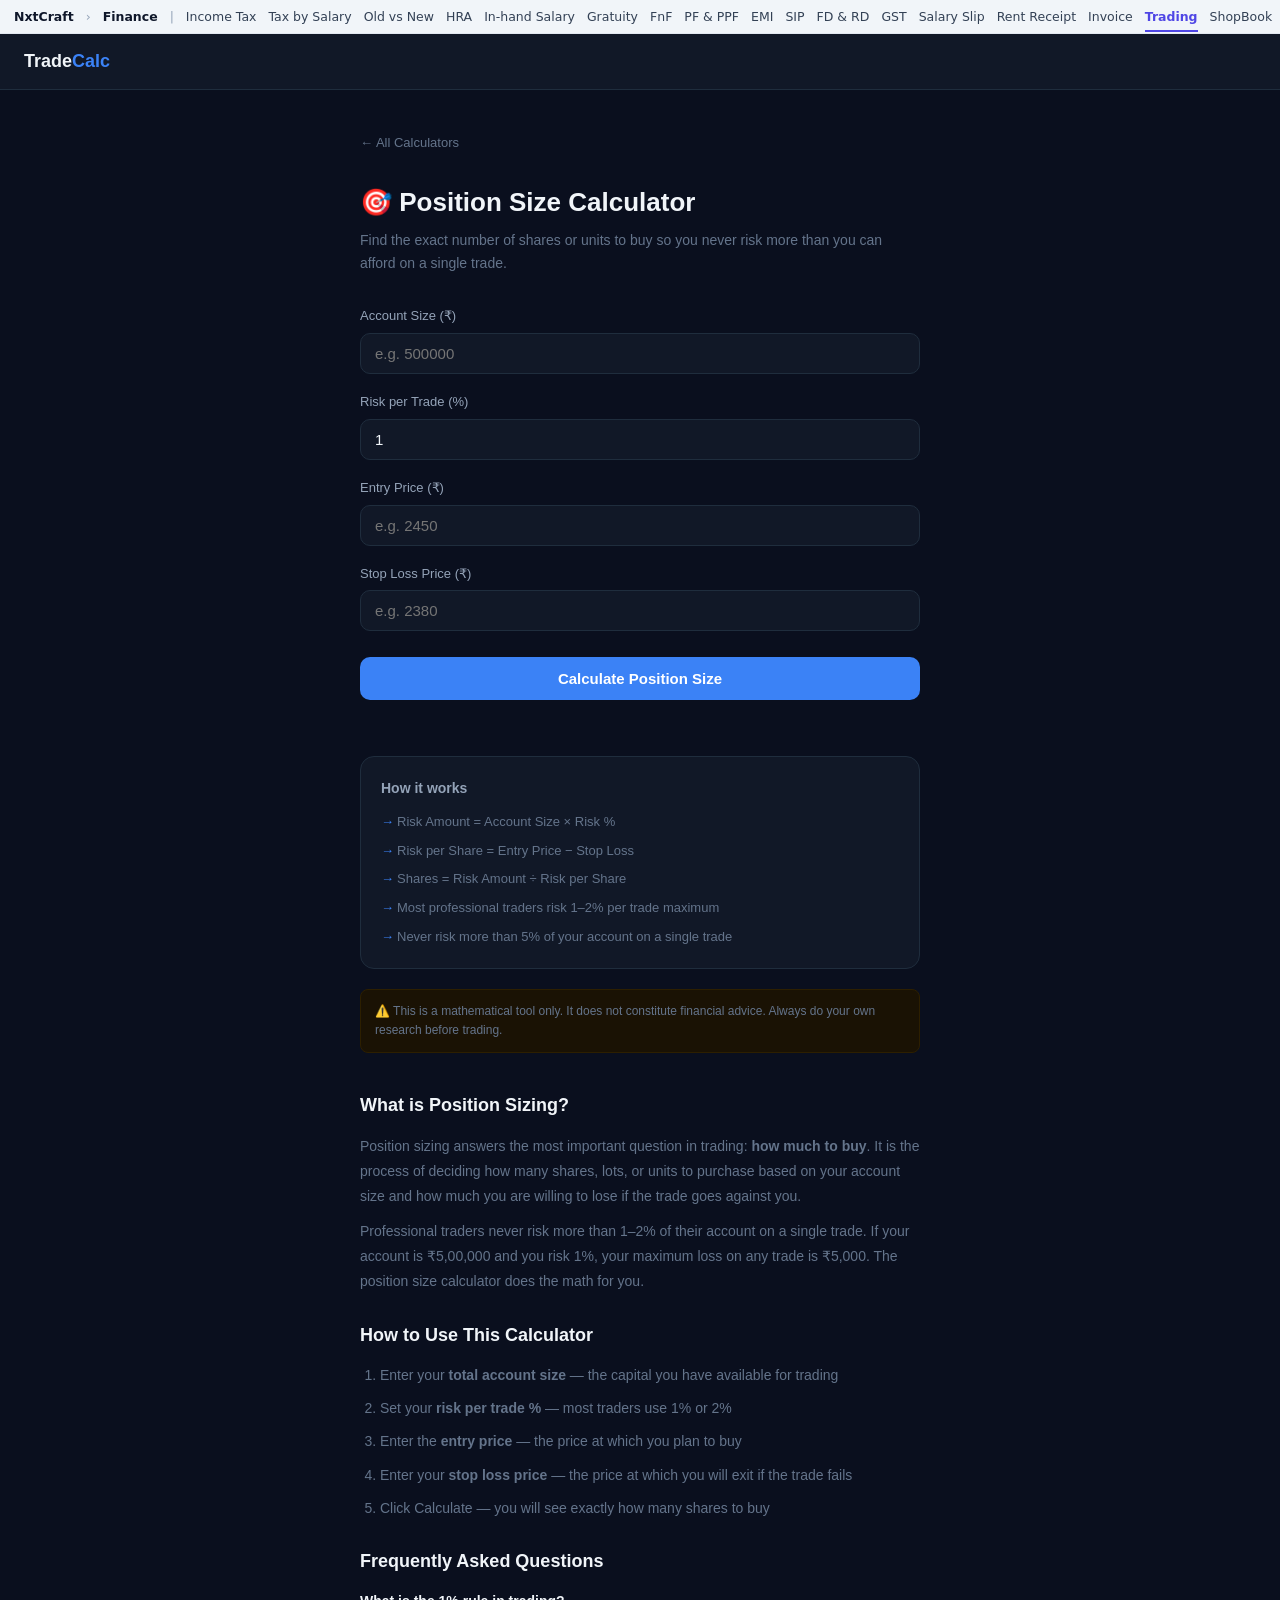
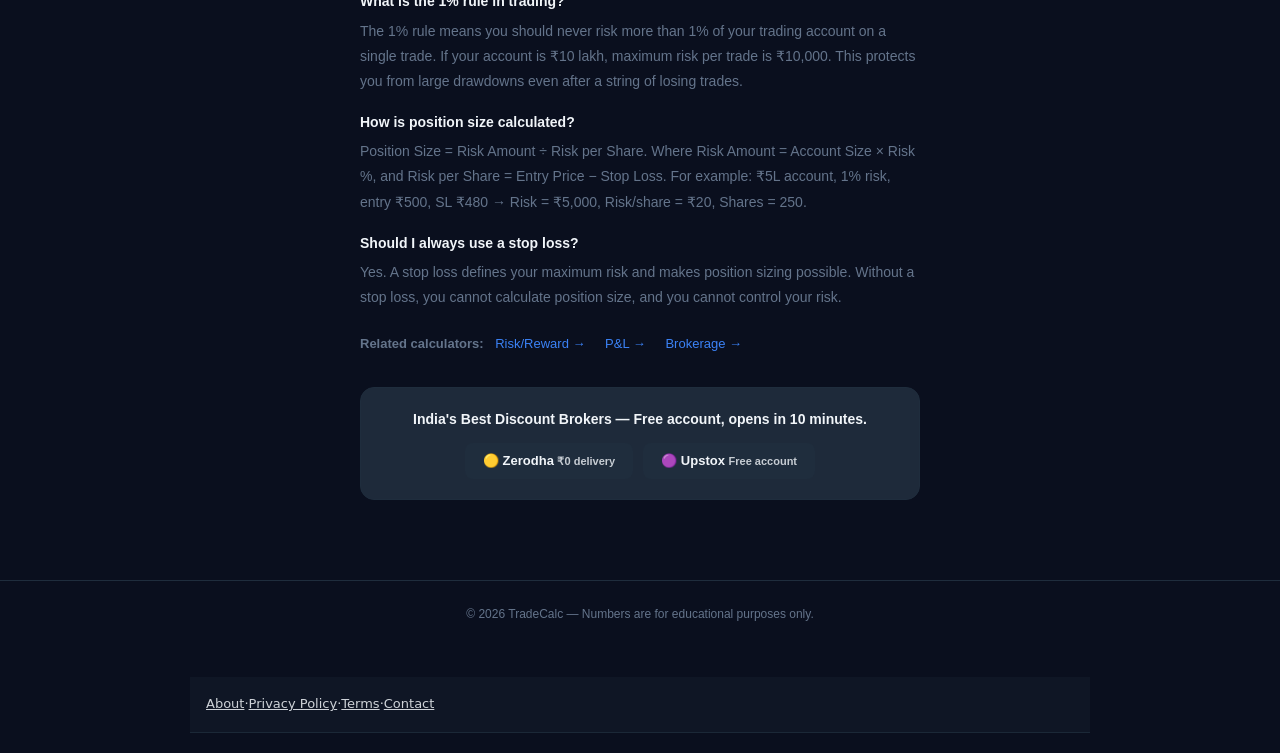
<file: position-size/index.html>
<!DOCTYPE html>
<html lang="en">
<head>
<!-- Google Analytics 4 — replace G-R9EW10BJGW with your Measurement ID -->
<script async src="https://www.googletagmanager.com/gtag/js?id=G-R9EW10BJGW"></script>
<script>window.dataLayer=window.dataLayer||[];function gtag(){dataLayer.push(arguments);}gtag("js",new Date());gtag("config","G-R9EW10BJGW");</script>
  <meta charset="UTF-8">
  <meta name="viewport" content="width=device-width, initial-scale=1">
  <title>Position Size Calculator — How Many Shares to Buy | TradeCalc</title>
  <meta name="description" content="Free position size calculator for stock traders. Enter your account size, risk %, entry price and stop loss to find the exact number of shares to buy.">
  <link rel="canonical" href="https://nxtcraft.github.io/tradecalc/position-size/">
  <meta property="og:title" content="Position Size Calculator — How Many Shares to Buy">
  <meta property="og:description" content="Free position size calculator. Enter account size, risk % and stop loss to find exact shares to buy.">
  <meta property="og:url" content="https://nxtcraft.github.io/tradecalc/position-size/">
  <meta name="twitter:card" content="summary">
  <meta name="robots" content="index, follow">
  <link rel="stylesheet" href="../css/main.css">
  <script type="application/ld+json">
  {"@context":"https://schema.org","@type":"WebApplication","name":"Position Size Calculator","url":"https://nxtcraft.github.io/tradecalc/position-size/","applicationCategory":"FinanceApplication","operatingSystem":"Any","offers":{"@type":"Offer","price":"0","priceCurrency":"INR"},"description":"Calculate how many shares to buy based on account size, risk % and stop loss price."}
  </script>
  <script type="application/ld+json">
  {"@context":"https://schema.org","@type":"FAQPage","mainEntity":[{"@type":"Question","name":"What is the 1% rule in trading?","acceptedAnswer":{"@type":"Answer","text":"The 1% rule means never risk more than 1% of your trading account on a single trade. If your account is ₹10 lakh, maximum risk per trade is ₹10,000."}},{"@type":"Question","name":"How is position size calculated?","acceptedAnswer":{"@type":"Answer","text":"Position Size = Risk Amount ÷ Risk per Share. Risk Amount = Account Size × Risk %. Risk per Share = Entry Price − Stop Loss."}},{"@type":"Question","name":"Should I always use a stop loss?","acceptedAnswer":{"@type":"Answer","text":"Yes. A stop loss defines your maximum risk and makes position sizing possible. Without a stop loss you cannot calculate position size or control risk."}}]}
  </script>
  <script async src="https://pagead2.googlesyndication.com/pagead/js/adsbygoogle.js?client=ca-pub-9027849237070207" crossorigin="anonymous"></script>
<meta property="og:image" content="https://nxtcraft.github.io/og-image.png">
<script type="application/ld+json">{"@context":"https://schema.org","@type":"BreadcrumbList","itemListElement":[{"@type":"ListItem","position":1,"name":"Home","item":"https://nxtcraft.github.io/"},{"@type":"ListItem","position":2,"name":"Finance","item":"https://nxtcraft.github.io/finance/"},{"@type":"ListItem","position":3,"name":"TradeCalc","item":"https://nxtcraft.github.io/tradecalc/"},{"@type":"ListItem","position":4,"name":"Position Size Calculator","item":"https://nxtcraft.github.io/tradecalc/position-size/"}]}</script>
</head>
<body><!-- nc-sec --><div class="nc-sec" role="navigation" aria-label="Finance tools"><style>.nc-sec{background:#f1f5f9;border-bottom:1px solid #e2e8f0;font:500 12.5px/1.2 system-ui,-apple-system,"Segoe UI",sans-serif;display:flex;align-items:center;gap:12px;padding:0 14px;min-height:34px;overflow-x:auto;white-space:nowrap;scrollbar-width:none;position:relative;z-index:30;box-sizing:border-box;margin:0;text-align:left}.nc-sec::-webkit-scrollbar{display:none}.nc-sec a{color:#334155!important;text-decoration:none!important;padding:8px 0;background:none!important}.nc-sec a:hover{color:#4f46e5!important}.nc-sec .nc-b{font-weight:700;color:#0f172a!important}.nc-sec .nc-s{color:#94a3b8}.nc-sec a[aria-current="page"]{color:#4f46e5!important;font-weight:700;box-shadow:inset 0 -2px #4f46e5}@media print{.nc-sec{display:none!important}}</style><a class="nc-b" href="https://nxtcraft.github.io/">NxtCraft</a><span class="nc-s">›</span><a class="nc-b" href="https://nxtcraft.github.io/finance/">Finance</a><span class="nc-s">|</span><a href="https://nxtcraft.github.io/taxcalc/">Income Tax</a><a href="https://nxtcraft.github.io/taxcalc/salary/">Tax by Salary</a><a href="https://nxtcraft.github.io/taxcalc/regime/">Old vs New</a><a href="https://nxtcraft.github.io/taxcalc/hra/">HRA</a><a href="https://nxtcraft.github.io/taxcalc/take-home/">In-hand Salary</a><a href="https://nxtcraft.github.io/gratuity/">Gratuity</a><a href="https://nxtcraft.github.io/gratuity/fnf/">FnF</a><a href="https://nxtcraft.github.io/pfcalc/">PF &amp; PPF</a><a href="https://nxtcraft.github.io/emicalc/">EMI</a><a href="https://nxtcraft.github.io/sipcalc/">SIP</a><a href="https://nxtcraft.github.io/fdcalc/">FD &amp; RD</a><a href="https://nxtcraft.github.io/gstcalc/">GST</a><a href="https://nxtcraft.github.io/salaryslip/">Salary Slip</a><a href="https://nxtcraft.github.io/rentreceipt/">Rent Receipt</a><a href="https://nxtcraft.github.io/invoicelab/">Invoice</a><a href="https://nxtcraft.github.io/tradecalc/" aria-current="page">Trading</a><a href="https://nxtcraft.github.io/shopbook/">ShopBook</a></div><!-- /nc-sec -->
<nav>
  <a class="nav-logo" href="../">Trade<span>Calc</span></a>
</nav>

<div class="container">
<div class="calc-wrap">
  <a class="back-link" href="../">← All Calculators</a>
  <h1 class="calc-title">🎯 Position Size Calculator</h1>
  <p class="calc-desc">Find the exact number of shares or units to buy so you never risk more than you can afford on a single trade.</p>

  <div class="field">
    <label>Account Size (₹)</label>
    <input type="number" id="account" placeholder="e.g. 500000" min="0">
  </div>
  <div class="field">
    <label>Risk per Trade (%)</label>
    <input type="number" id="risk_pct" placeholder="e.g. 1" min="0.1" max="100" step="0.1" value="1">
  </div>
  <div class="field">
    <label>Entry Price (₹)</label>
    <input type="number" id="entry" placeholder="e.g. 2450" min="0" step="0.01">
  </div>
  <div class="field">
    <label>Stop Loss Price (₹)</label>
    <input type="number" id="stoploss" placeholder="e.g. 2380" min="0" step="0.01">
  </div>

  <button class="btn" onclick="calculate()">Calculate Position Size</button>

  <div class="result-box" id="result">
    <div class="result-main">
      <div class="label">Shares to Buy</div>
      <div class="value" id="r_shares">—</div>
    </div>
    <div class="result-row">
      <span class="result-label">Capital Required</span>
      <span class="result-value blue" id="r_capital">—</span>
    </div>
    <div class="result-row">
      <span class="result-label">Amount at Risk (₹)</span>
      <span class="result-value red" id="r_risk_amt">—</span>
    </div>
    <div class="result-row">
      <span class="result-label">Risk per Share</span>
      <span class="result-value" id="r_risk_share">—</span>
    </div>
    <div class="result-row">
      <span class="result-label">% of Account Used</span>
      <span class="result-value" id="r_pct_used">—</span>
    </div>
  </div>

  <div class="tips">
    <h3>How it works</h3>
    <ul>
      <li>Risk Amount = Account Size × Risk %</li>
      <li>Risk per Share = Entry Price − Stop Loss</li>
      <li>Shares = Risk Amount ÷ Risk per Share</li>
      <li>Most professional traders risk 1–2% per trade maximum</li>
      <li>Never risk more than 5% of your account on a single trade</li>
    </ul>
  </div>

  <div class="disclaimer">
    ⚠️ This is a mathematical tool only. It does not constitute financial advice. Always do your own research before trading.
  </div>

  <!-- SEO CONTENT -->
  <div style="margin-top:36px;color:var(--muted);font-size:14px;line-height:1.8">
    <h2 style="font-size:18px;color:var(--text);margin-bottom:12px">What is Position Sizing?</h2>
    <p>Position sizing answers the most important question in trading: <strong>how much to buy</strong>. It is the process of deciding how many shares, lots, or units to purchase based on your account size and how much you are willing to lose if the trade goes against you.</p>
    <p style="margin-top:10px">Professional traders never risk more than 1–2% of their account on a single trade. If your account is ₹5,00,000 and you risk 1%, your maximum loss on any trade is ₹5,000. The position size calculator does the math for you.</p>

    <h2 style="font-size:18px;color:var(--text);margin:24px 0 12px">How to Use This Calculator</h2>
    <ol style="padding-left:20px;display:flex;flex-direction:column;gap:8px">
      <li>Enter your <strong>total account size</strong> — the capital you have available for trading</li>
      <li>Set your <strong>risk per trade %</strong> — most traders use 1% or 2%</li>
      <li>Enter the <strong>entry price</strong> — the price at which you plan to buy</li>
      <li>Enter your <strong>stop loss price</strong> — the price at which you will exit if the trade fails</li>
      <li>Click Calculate — you will see exactly how many shares to buy</li>
    </ol>

    <h2 style="font-size:18px;color:var(--text);margin:24px 0 12px">Frequently Asked Questions</h2>
    <div style="display:flex;flex-direction:column;gap:16px">
      <div><strong style="color:var(--text)">What is the 1% rule in trading?</strong><p style="margin-top:4px">The 1% rule means you should never risk more than 1% of your trading account on a single trade. If your account is ₹10 lakh, maximum risk per trade is ₹10,000. This protects you from large drawdowns even after a string of losing trades.</p></div>
      <div><strong style="color:var(--text)">How is position size calculated?</strong><p style="margin-top:4px">Position Size = Risk Amount ÷ Risk per Share. Where Risk Amount = Account Size × Risk %, and Risk per Share = Entry Price − Stop Loss. For example: ₹5L account, 1% risk, entry ₹500, SL ₹480 → Risk = ₹5,000, Risk/share = ₹20, Shares = 250.</p></div>
      <div><strong style="color:var(--text)">Should I always use a stop loss?</strong><p style="margin-top:4px">Yes. A stop loss defines your maximum risk and makes position sizing possible. Without a stop loss, you cannot calculate position size, and you cannot control your risk.</p></div>
    </div>
  </div>

  <div style="margin-top:24px;font-size:13px;color:var(--muted)">
    <strong>Related calculators:</strong>
    <a href="../risk-reward/" style="color:var(--accent);text-decoration:none;margin-left:8px">Risk/Reward →</a>
    <a href="../profit-loss/" style="color:var(--accent);text-decoration:none;margin-left:16px">P&amp;L →</a>
    <a href="../brokerage/" style="color:var(--accent);text-decoration:none;margin-left:16px">Brokerage →</a>
  </div>

  <div class="affiliate">
    <p style="font-size:14px;font-weight:700;margin-bottom:12px;color:var(--text)">India's Best Discount Brokers — Free account, opens in 10 minutes.</p>
    <div class="affiliate-links">
      <a class="affiliate-btn" href="https://zerodha.com/open-account?c=CS3546" target="_blank" rel="noopener sponsored">🟡 Zerodha <span style="font-size:11px;opacity:.8">₹0 delivery</span></a>
      <a class="affiliate-btn" href="https://upstox.onelink.me/0H1s/GWQR" target="_blank" rel="noopener sponsored">🟣 Upstox <span style="font-size:11px;opacity:.8">Free account</span></a>
    </div>
  </div>
</div>
</div>

<footer><p>© 2026 TradeCalc — Numbers are for educational purposes only.</p></footer>

<script>
function fmt(n) { return '₹' + n.toLocaleString('en-IN', {maximumFractionDigits: 2}); }
function calculate() {
  const account = parseFloat(document.getElementById('account').value);
  const riskPct = parseFloat(document.getElementById('risk_pct').value);
  const entry = parseFloat(document.getElementById('entry').value);
  const sl = parseFloat(document.getElementById('stoploss').value);

  if ([account, riskPct, entry, sl].some(isNaN) || entry <= sl) {
    alert('Please fill all fields. Entry must be above stop loss.');
    return;
  }

  const riskAmt = account * riskPct / 100;
  const riskPerShare = entry - sl;
  const shares = Math.floor(riskAmt / riskPerShare);
  const capital = shares * entry;

  document.getElementById('r_shares').textContent = shares.toLocaleString('en-IN');
  document.getElementById('r_capital').textContent = fmt(capital);
  document.getElementById('r_risk_amt').textContent = fmt(riskAmt);
  document.getElementById('r_risk_share').textContent = fmt(riskPerShare);
  document.getElementById('r_pct_used').textContent = (capital / account * 100).toFixed(1) + '%';
  document.getElementById('result').classList.add('show');
}
</script>
<nav class="nc-legal" aria-label="Site information" style="max-width:900px;margin:28px auto 20px;padding:14px 16px;text-align:center;font:13px/1.8 system-ui,-apple-system,Segoe UI,sans-serif;opacity:.85"><a href="https://nxtcraft.github.io/about/" style="color:inherit;text-decoration:underline">About</a> &middot; <a href="https://nxtcraft.github.io/privacy/" style="color:inherit;text-decoration:underline">Privacy Policy</a> &middot; <a href="https://nxtcraft.github.io/terms/" style="color:inherit;text-decoration:underline">Terms</a> &middot; <a href="https://nxtcraft.github.io/contact/" style="color:inherit;text-decoration:underline">Contact</a></nav>
</body>
</html>
</file>
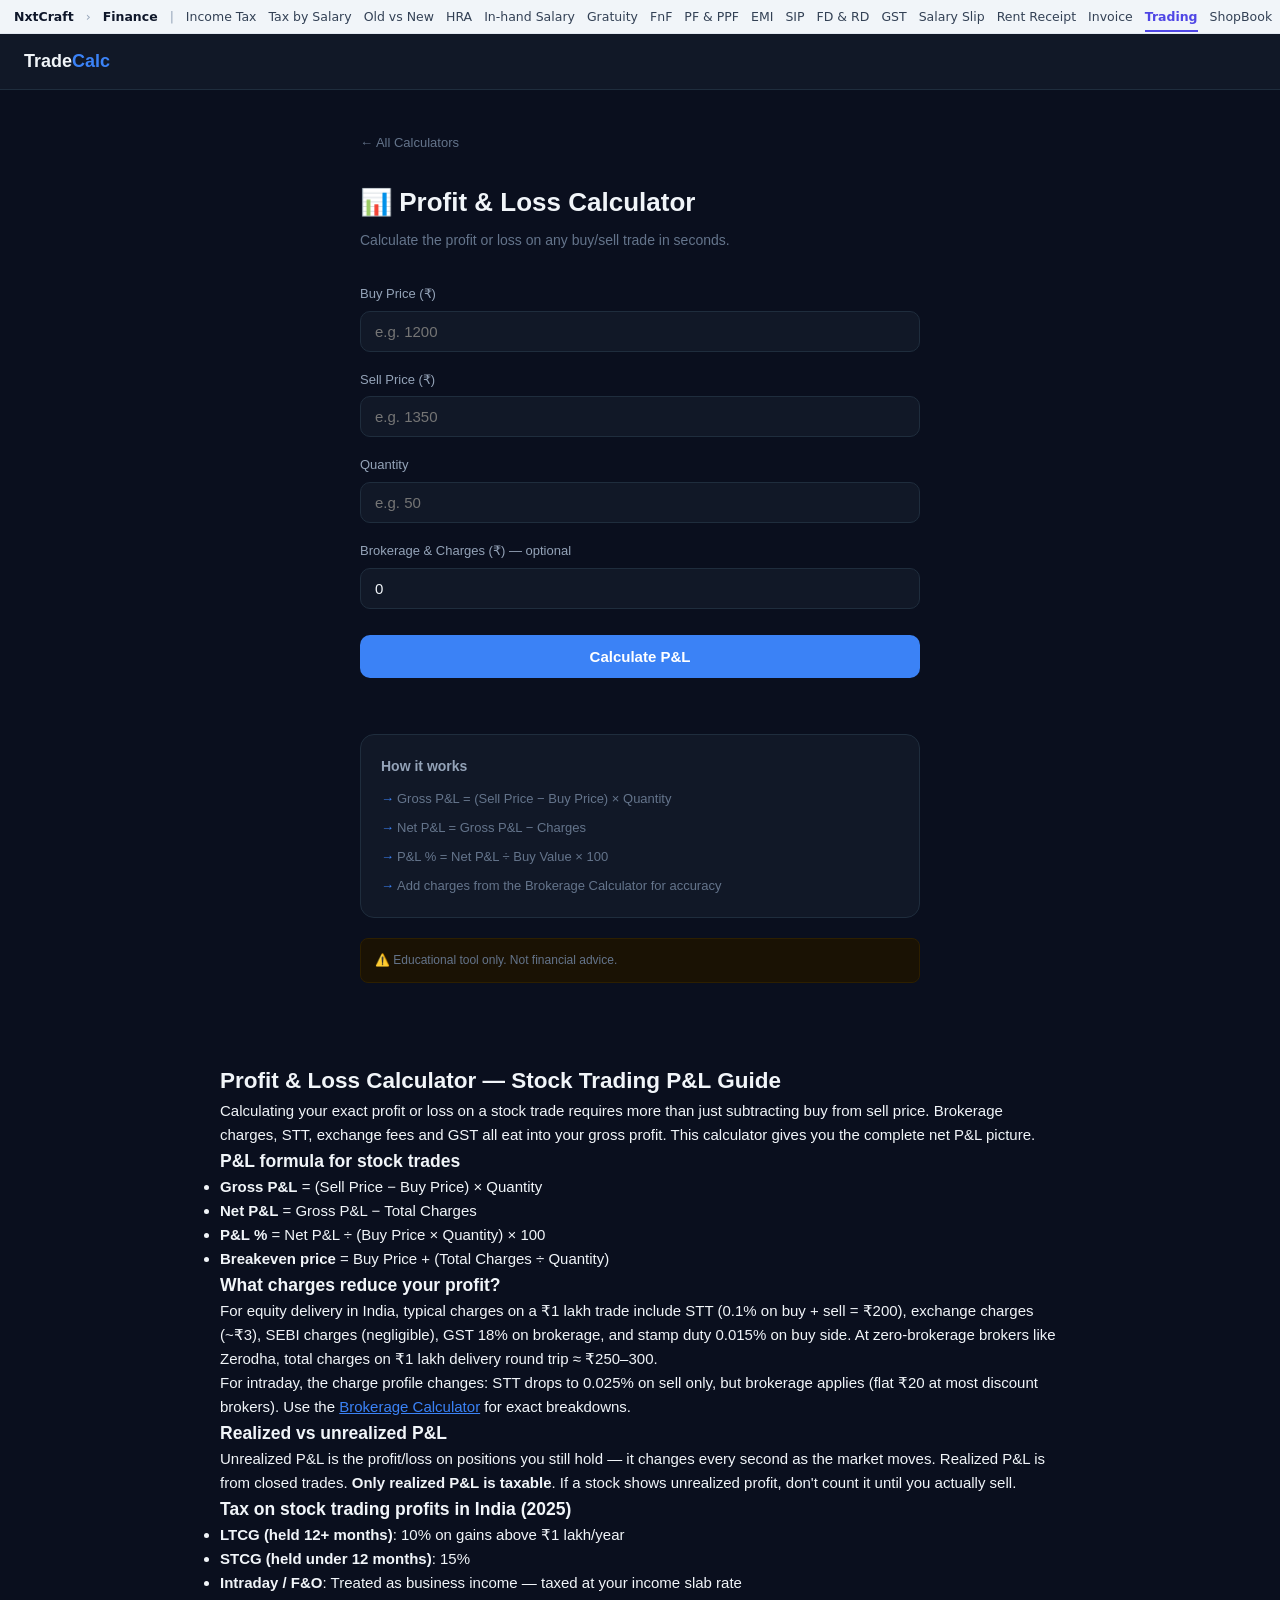
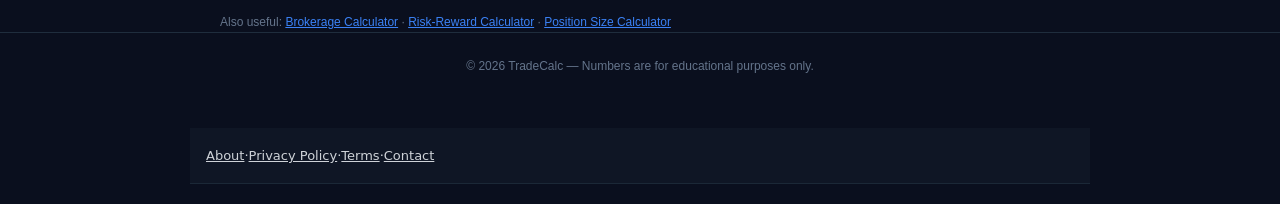
<file: profit-loss/index.html>
<!DOCTYPE html>
<html lang="en">
<head>
<!-- Google Analytics 4 — replace G-R9EW10BJGW with your Measurement ID -->
<script async src="https://www.googletagmanager.com/gtag/js?id=G-R9EW10BJGW"></script>
<script>window.dataLayer=window.dataLayer||[];function gtag(){dataLayer.push(arguments);}gtag("js",new Date());gtag("config","G-R9EW10BJGW");</script>
  <meta charset="UTF-8">
  <meta name="viewport" content="width=device-width, initial-scale=1">
  <title>Profit & Loss Calculator — Stock Trade P&L | TradeCalc</title>
  <meta name="description" content="Calculate profit or loss on a stock trade. Enter buy price, sell price and quantity to get gross P&L, P&L %, and breakeven price.">
  <link rel="canonical" href="https://nxtcraft.github.io/tradecalc/profit-loss/">
  <meta property="og:title" content="Profit & Loss Calculator — Stock Trade P&L | TradeCalc">
  <meta property="og:description" content="Calculate profit or loss on any stock trade. Enter buy price, sell price and quantity to get gross P&L, P&L % and net profit after charges.">
  <meta property="og:type" content="website">
  <meta name="twitter:card" content="summary_large_image">
  <meta name="twitter:title" content="P&L Calculator — Stock Trade Profit & Loss | TradeCalc">
  <meta name="twitter:description" content="Free stock trade P&L calculator. Gross profit, net profit after charges, P&L % and per-share breakdown. Instant result.">
  <script type="application/ld+json">
  {
    "@context": "https://schema.org",
    "@type": "FAQPage",
    "mainEntity": [
      {
        "@type": "Question",
        "name": "How do you calculate profit and loss on a stock trade?",
        "acceptedAnswer": { "@type": "Answer", "text": "Gross P&L = (Sell Price − Buy Price) × Quantity. Net P&L = Gross P&L − Brokerage & Charges. P&L % = Net P&L ÷ (Buy Price × Quantity) × 100. Example: Bought 50 shares at ₹1,200, sold at ₹1,350. Gross P&L = (1350−1200) × 50 = ₹7,500. If charges are ₹100, Net P&L = ₹7,400." }
      },
      {
        "@type": "Question",
        "name": "What charges reduce stock trading profit in India?",
        "acceptedAnswer": { "@type": "Answer", "text": "For equity delivery trades in India: STT (Securities Transaction Tax) 0.1% on buy and sell, SEBI charges ₹10 per crore, NSE/BSE exchange charges ~0.00335%, GST 18% on brokerage + charges, and stamp duty 0.015% on buy. Most brokers like Zerodha charge ₹0 for delivery brokerage. For intraday: flat ₹20 or 0.03% per order at most discount brokers, plus STT 0.025% on sell side only." }
      },
      {
        "@type": "Question",
        "name": "What is the difference between realized and unrealized P&L?",
        "acceptedAnswer": { "@type": "Answer", "text": "Unrealized P&L (also called open P&L or mark-to-market) is profit or loss on a position you are still holding. It changes as the market price moves. Realized P&L is profit or loss from positions you have already closed by selling. Only realized P&L is taxable." }
      },
      {
        "@type": "Question",
        "name": "How is stock trading profit taxed in India?",
        "acceptedAnswer": { "@type": "Answer", "text": "Equity delivery trades held more than 12 months: Long Term Capital Gains (LTCG) at 10% on gains above ₹1 lakh per year. Held less than 12 months: Short Term Capital Gains (STCG) at 15%. Intraday trades are treated as speculative business income — taxed at your income tax slab rate." }
      }
    ]
  }
  </script>
  <link rel="stylesheet" href="../css/main.css">
  <script async src="https://pagead2.googlesyndication.com/pagead/js/adsbygoogle.js?client=ca-pub-9027849237070207" crossorigin="anonymous"></script>
<meta property="og:image" content="https://nxtcraft.github.io/og-image.png">
<script type="application/ld+json">{"@context":"https://schema.org","@type":"BreadcrumbList","itemListElement":[{"@type":"ListItem","position":1,"name":"Home","item":"https://nxtcraft.github.io/"},{"@type":"ListItem","position":2,"name":"Finance","item":"https://nxtcraft.github.io/finance/"},{"@type":"ListItem","position":3,"name":"TradeCalc","item":"https://nxtcraft.github.io/tradecalc/"},{"@type":"ListItem","position":4,"name":"Profit & Loss Calculator","item":"https://nxtcraft.github.io/tradecalc/profit-loss/"}]}</script>
</head>
<body><!-- nc-sec --><div class="nc-sec" role="navigation" aria-label="Finance tools"><style>.nc-sec{background:#f1f5f9;border-bottom:1px solid #e2e8f0;font:500 12.5px/1.2 system-ui,-apple-system,"Segoe UI",sans-serif;display:flex;align-items:center;gap:12px;padding:0 14px;min-height:34px;overflow-x:auto;white-space:nowrap;scrollbar-width:none;position:relative;z-index:30;box-sizing:border-box;margin:0;text-align:left}.nc-sec::-webkit-scrollbar{display:none}.nc-sec a{color:#334155!important;text-decoration:none!important;padding:8px 0;background:none!important}.nc-sec a:hover{color:#4f46e5!important}.nc-sec .nc-b{font-weight:700;color:#0f172a!important}.nc-sec .nc-s{color:#94a3b8}.nc-sec a[aria-current="page"]{color:#4f46e5!important;font-weight:700;box-shadow:inset 0 -2px #4f46e5}@media print{.nc-sec{display:none!important}}</style><a class="nc-b" href="https://nxtcraft.github.io/">NxtCraft</a><span class="nc-s">›</span><a class="nc-b" href="https://nxtcraft.github.io/finance/">Finance</a><span class="nc-s">|</span><a href="https://nxtcraft.github.io/taxcalc/">Income Tax</a><a href="https://nxtcraft.github.io/taxcalc/salary/">Tax by Salary</a><a href="https://nxtcraft.github.io/taxcalc/regime/">Old vs New</a><a href="https://nxtcraft.github.io/taxcalc/hra/">HRA</a><a href="https://nxtcraft.github.io/taxcalc/take-home/">In-hand Salary</a><a href="https://nxtcraft.github.io/gratuity/">Gratuity</a><a href="https://nxtcraft.github.io/gratuity/fnf/">FnF</a><a href="https://nxtcraft.github.io/pfcalc/">PF &amp; PPF</a><a href="https://nxtcraft.github.io/emicalc/">EMI</a><a href="https://nxtcraft.github.io/sipcalc/">SIP</a><a href="https://nxtcraft.github.io/fdcalc/">FD &amp; RD</a><a href="https://nxtcraft.github.io/gstcalc/">GST</a><a href="https://nxtcraft.github.io/salaryslip/">Salary Slip</a><a href="https://nxtcraft.github.io/rentreceipt/">Rent Receipt</a><a href="https://nxtcraft.github.io/invoicelab/">Invoice</a><a href="https://nxtcraft.github.io/tradecalc/" aria-current="page">Trading</a><a href="https://nxtcraft.github.io/shopbook/">ShopBook</a></div><!-- /nc-sec -->
<nav><a class="nav-logo" href="../">Trade<span>Calc</span></a></nav>

<div class="container">
<div class="calc-wrap">
  <a class="back-link" href="../">← All Calculators</a>
  <h1 class="calc-title">📊 Profit & Loss Calculator</h1>
  <p class="calc-desc">Calculate the profit or loss on any buy/sell trade in seconds.</p>

  <div class="field">
    <label>Buy Price (₹)</label>
    <input type="number" id="buy" placeholder="e.g. 1200" step="0.01" min="0">
  </div>
  <div class="field">
    <label>Sell Price (₹)</label>
    <input type="number" id="sell" placeholder="e.g. 1350" step="0.01" min="0">
  </div>
  <div class="field">
    <label>Quantity</label>
    <input type="number" id="qty" placeholder="e.g. 50" min="1">
  </div>
  <div class="field">
    <label>Brokerage & Charges (₹) — optional</label>
    <input type="number" id="charges" placeholder="e.g. 50" min="0" step="0.01" value="0">
  </div>

  <button class="btn" onclick="calculate()">Calculate P&L</button>

  <div class="result-box" id="result">
    <div class="result-main">
      <div class="label">Net Profit / Loss</div>
      <div class="value" id="r_net">—</div>
    </div>
    <div class="result-row"><span class="result-label">Buy Value</span><span class="result-value" id="r_buy_val">—</span></div>
    <div class="result-row"><span class="result-label">Sell Value</span><span class="result-value" id="r_sell_val">—</span></div>
    <div class="result-row"><span class="result-label">Gross P&L</span><span class="result-value" id="r_gross">—</span></div>
    <div class="result-row"><span class="result-label">P&L %</span><span class="result-value" id="r_pct">—</span></div>
    <div class="result-row"><span class="result-label">Per Share P&L</span><span class="result-value" id="r_per_share">—</span></div>
  </div>

  <div class="tips">
    <h3>How it works</h3>
    <ul>
      <li>Gross P&L = (Sell Price − Buy Price) × Quantity</li>
      <li>Net P&L = Gross P&L − Charges</li>
      <li>P&L % = Net P&L ÷ Buy Value × 100</li>
      <li>Add charges from the Brokerage Calculator for accuracy</li>
    </ul>
  </div>
  <div class="disclaimer">⚠️ Educational tool only. Not financial advice.</div>
</div>
</div>

<div class="container">
  <div class="seo-section">
    <h2>Profit & Loss Calculator — Stock Trading P&L Guide</h2>
    <p>Calculating your exact profit or loss on a stock trade requires more than just subtracting buy from sell price. Brokerage charges, STT, exchange fees and GST all eat into your gross profit. This calculator gives you the complete net P&L picture.</p>

    <h3>P&L formula for stock trades</h3>
    <ul>
      <li><strong>Gross P&L</strong> = (Sell Price − Buy Price) × Quantity</li>
      <li><strong>Net P&L</strong> = Gross P&L − Total Charges</li>
      <li><strong>P&L %</strong> = Net P&L ÷ (Buy Price × Quantity) × 100</li>
      <li><strong>Breakeven price</strong> = Buy Price + (Total Charges ÷ Quantity)</li>
    </ul>

    <h3>What charges reduce your profit?</h3>
    <p>For equity delivery in India, typical charges on a ₹1 lakh trade include STT (0.1% on buy + sell = ₹200), exchange charges (~₹3), SEBI charges (negligible), GST 18% on brokerage, and stamp duty 0.015% on buy side. At zero-brokerage brokers like Zerodha, total charges on ₹1 lakh delivery round trip ≈ ₹250–300.</p>
    <p>For intraday, the charge profile changes: STT drops to 0.025% on sell only, but brokerage applies (flat ₹20 at most discount brokers). Use the <a href="../brokerage/" style="color:var(--accent);">Brokerage Calculator</a> for exact breakdowns.</p>

    <h3>Realized vs unrealized P&L</h3>
    <p>Unrealized P&L is the profit/loss on positions you still hold — it changes every second as the market moves. Realized P&L is from closed trades. <strong>Only realized P&L is taxable</strong>. If a stock shows unrealized profit, don't count it until you actually sell.</p>

    <h3>Tax on stock trading profits in India (2025)</h3>
    <ul>
      <li><strong>LTCG (held 12+ months)</strong>: 10% on gains above ₹1 lakh/year</li>
      <li><strong>STCG (held under 12 months)</strong>: 15%</li>
      <li><strong>Intraday / F&O</strong>: Treated as business income — taxed at your income slab rate</li>
    </ul>

    <div style="margin-top:18px; font-size:12px; color:#64748b;">
      Also useful: <a href="../brokerage/" style="color:var(--accent);">Brokerage Calculator</a> ·
      <a href="../risk-reward/" style="color:var(--accent);">Risk-Reward Calculator</a> ·
      <a href="../position-size/" style="color:var(--accent);">Position Size Calculator</a>
    </div>
  </div>
</div>

<footer><p>© 2026 TradeCalc — Numbers are for educational purposes only.</p></footer>

<script>
function calculate() {
  const buy = parseFloat(document.getElementById('buy').value);
  const sell = parseFloat(document.getElementById('sell').value);
  const qty = parseFloat(document.getElementById('qty').value);
  const charges = parseFloat(document.getElementById('charges').value) || 0;
  if ([buy, sell, qty].some(isNaN)) { alert('Fill all required fields.'); return; }

  const buyVal = buy * qty;
  const sellVal = sell * qty;
  const gross = (sell - buy) * qty;
  const net = gross - charges;
  const pct = (net / buyVal * 100).toFixed(2);
  const color = net >= 0 ? 'green' : 'red';
  const fmt = n => '₹' + Math.abs(n).toLocaleString('en-IN', {maximumFractionDigits:2});

  document.getElementById('r_buy_val').textContent = fmt(buyVal);
  document.getElementById('r_sell_val').textContent = fmt(sellVal);
  document.getElementById('r_gross').textContent = (gross >= 0 ? '+' : '-') + fmt(gross);
  document.getElementById('r_gross').className = 'result-value ' + (gross >= 0 ? 'green' : 'red');
  document.getElementById('r_pct').textContent = (net >= 0 ? '+' : '') + pct + '%';
  document.getElementById('r_pct').className = 'result-value ' + color;
  document.getElementById('r_per_share').textContent = (net >= 0 ? '+' : '-') + fmt(Math.abs(net / qty));
  document.getElementById('r_net').textContent = (net >= 0 ? '+' : '-') + fmt(Math.abs(net));
  document.getElementById('r_net').style.color = net >= 0 ? 'var(--accent2)' : 'var(--danger)';
  document.getElementById('result').classList.add('show');
}
</script>
<nav class="nc-legal" aria-label="Site information" style="max-width:900px;margin:28px auto 20px;padding:14px 16px;text-align:center;font:13px/1.8 system-ui,-apple-system,Segoe UI,sans-serif;opacity:.85"><a href="https://nxtcraft.github.io/about/" style="color:inherit;text-decoration:underline">About</a> &middot; <a href="https://nxtcraft.github.io/privacy/" style="color:inherit;text-decoration:underline">Privacy Policy</a> &middot; <a href="https://nxtcraft.github.io/terms/" style="color:inherit;text-decoration:underline">Terms</a> &middot; <a href="https://nxtcraft.github.io/contact/" style="color:inherit;text-decoration:underline">Contact</a></nav>
</body>
</html>
</file>
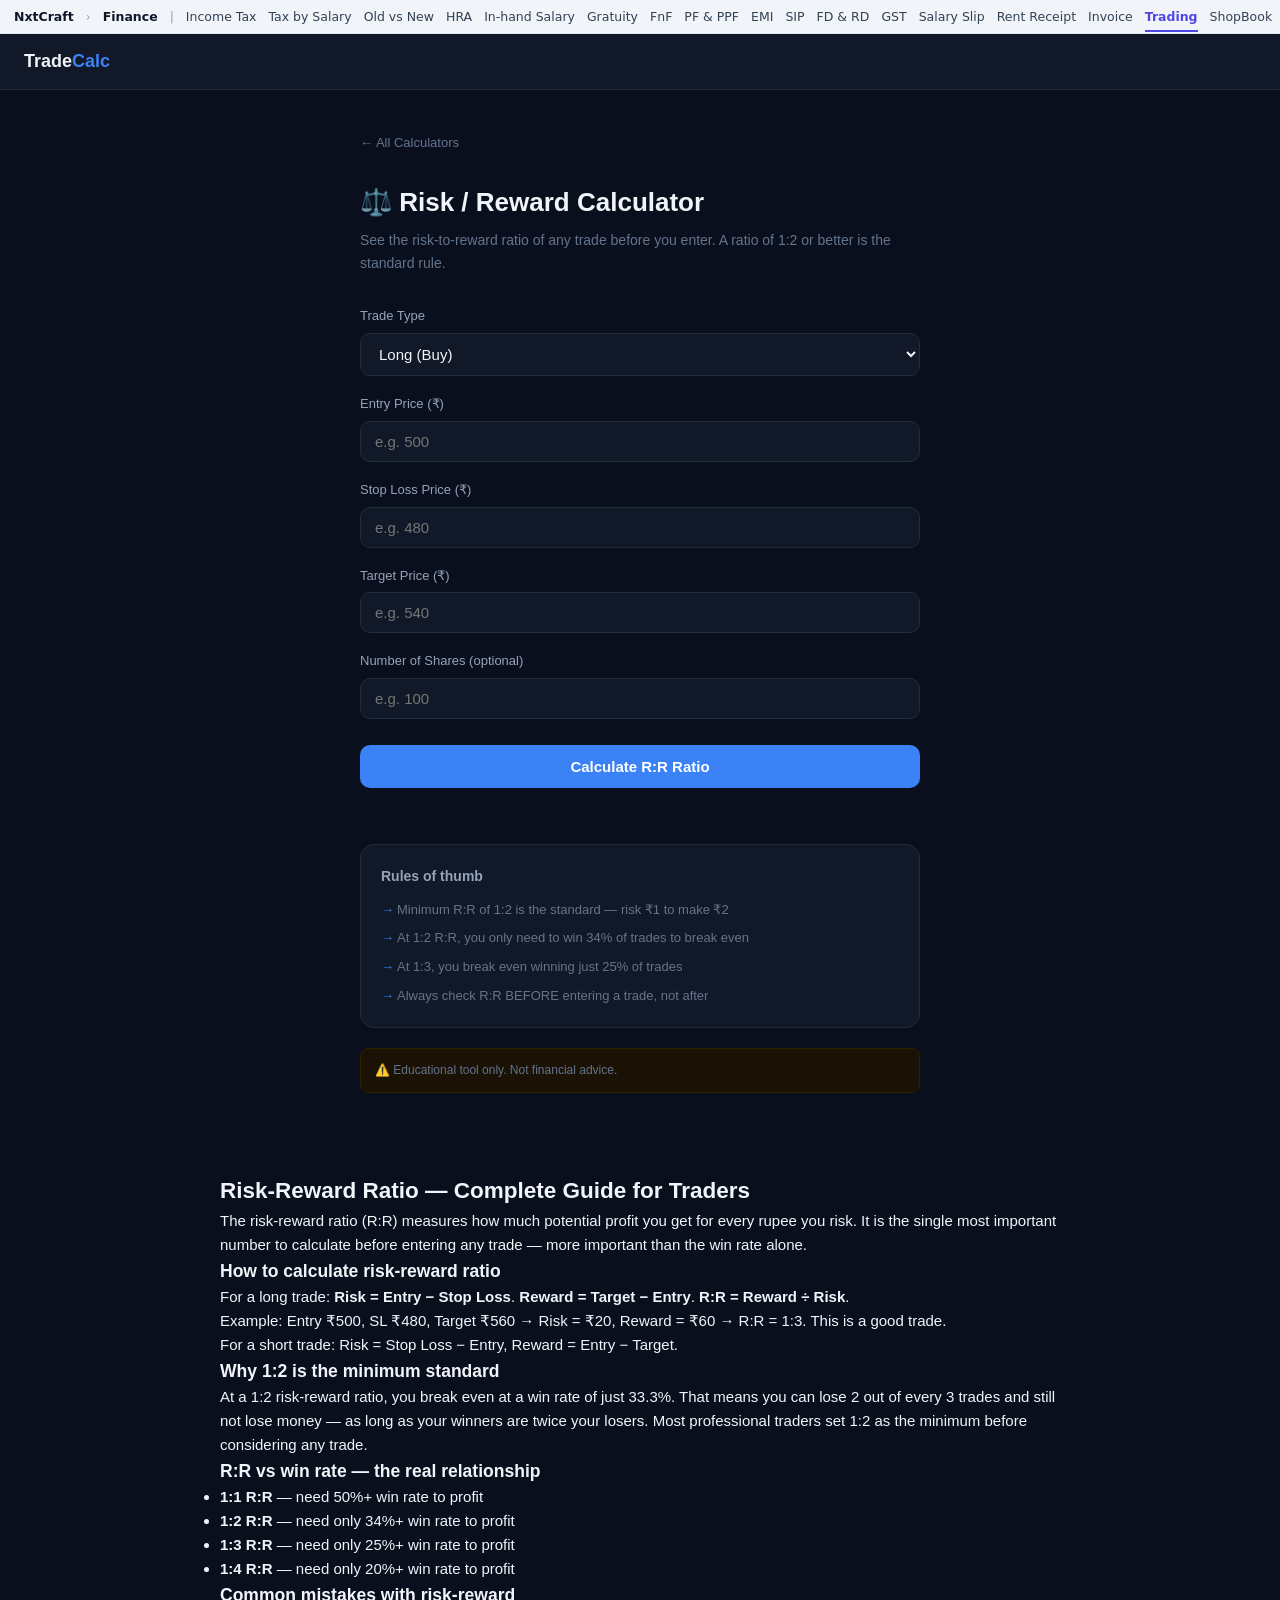
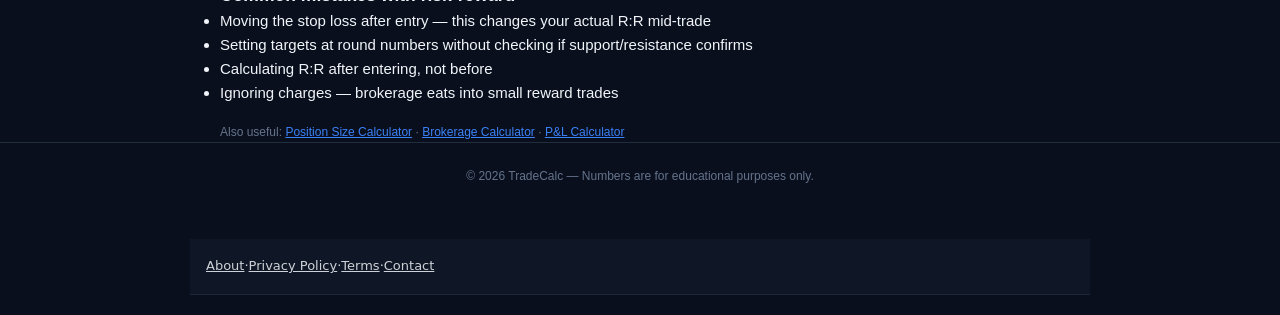
<file: risk-reward/index.html>
<!DOCTYPE html>
<html lang="en">
<head>
<!-- Google Analytics 4 — replace G-R9EW10BJGW with your Measurement ID -->
<script async src="https://www.googletagmanager.com/gtag/js?id=G-R9EW10BJGW"></script>
<script>window.dataLayer=window.dataLayer||[];function gtag(){dataLayer.push(arguments);}gtag("js",new Date());gtag("config","G-R9EW10BJGW");</script>
  <meta charset="UTF-8">
  <meta name="viewport" content="width=device-width, initial-scale=1">
  <title>Risk Reward Calculator — Is This Trade Worth Taking? | TradeCalc</title>
  <meta name="description" content="Free risk-reward ratio calculator. Enter entry, target and stop loss to instantly see if a trade meets your minimum R:R threshold.">
  <link rel="canonical" href="https://nxtcraft.github.io/tradecalc/risk-reward/">
  <meta property="og:title" content="Risk Reward Calculator — Is This Trade Worth Taking?">
  <meta property="og:description" content="Free risk-reward ratio calculator. Enter entry, target and stop loss to instantly see if a trade meets your minimum R:R threshold.">
  <meta property="og:type" content="website">
  <meta name="twitter:card" content="summary_large_image">
  <meta name="twitter:title" content="Risk Reward Calculator | TradeCalc">
  <meta name="twitter:description" content="Calculate R:R ratio, minimum win rate needed, and total P&L before entering any trade. Free, instant.">
  <script type="application/ld+json">
  {
    "@context": "https://schema.org",
    "@type": "FAQPage",
    "mainEntity": [
      {
        "@type": "Question",
        "name": "What is a good risk-reward ratio in trading?",
        "acceptedAnswer": { "@type": "Answer", "text": "A minimum risk-reward ratio of 1:2 is the standard rule — risk ₹1 to make ₹2. At 1:2 R:R, you only need to win 34% of your trades to break even. Many professional traders use 1:3 or better, which means you profit even if you lose 75% of your trades." }
      },
      {
        "@type": "Question",
        "name": "How do you calculate risk-reward ratio?",
        "acceptedAnswer": { "@type": "Answer", "text": "Risk = Entry Price − Stop Loss. Reward = Target Price − Entry Price. R:R Ratio = Reward ÷ Risk. Example: Entry ₹500, Stop Loss ₹480, Target ₹560. Risk = ₹20, Reward = ₹60, R:R = 60/20 = 1:3." }
      },
      {
        "@type": "Question",
        "name": "What is the minimum win rate needed at 1:2 risk-reward?",
        "acceptedAnswer": { "@type": "Answer", "text": "At a 1:2 risk-reward ratio, the breakeven win rate is 1/(1+2) = 33.3%. That means you profit even if you lose 2 out of every 3 trades, as long as your winning trades average twice the size of your losing trades." }
      },
      {
        "@type": "Question",
        "name": "Should I always use 1:2 risk-reward for every trade?",
        "acceptedAnswer": { "@type": "Answer", "text": "1:2 is the minimum, not the only rule. Depending on your strategy's win rate, a lower R:R can be profitable. A scalping strategy with a 70% win rate can work at 1:1 R:R. The key is that your average winner must outpace your average loser when combined with your win rate." }
      }
    ]
  }
  </script>
  <link rel="stylesheet" href="../css/main.css">
  <script async src="https://pagead2.googlesyndication.com/pagead/js/adsbygoogle.js?client=ca-pub-9027849237070207" crossorigin="anonymous"></script>
<meta property="og:image" content="https://nxtcraft.github.io/og-image.png">
<script type="application/ld+json">{"@context":"https://schema.org","@type":"BreadcrumbList","itemListElement":[{"@type":"ListItem","position":1,"name":"Home","item":"https://nxtcraft.github.io/"},{"@type":"ListItem","position":2,"name":"Finance","item":"https://nxtcraft.github.io/finance/"},{"@type":"ListItem","position":3,"name":"TradeCalc","item":"https://nxtcraft.github.io/tradecalc/"},{"@type":"ListItem","position":4,"name":"Risk / Reward Calculator","item":"https://nxtcraft.github.io/tradecalc/risk-reward/"}]}</script>
</head>
<body><!-- nc-sec --><div class="nc-sec" role="navigation" aria-label="Finance tools"><style>.nc-sec{background:#f1f5f9;border-bottom:1px solid #e2e8f0;font:500 12.5px/1.2 system-ui,-apple-system,"Segoe UI",sans-serif;display:flex;align-items:center;gap:12px;padding:0 14px;min-height:34px;overflow-x:auto;white-space:nowrap;scrollbar-width:none;position:relative;z-index:30;box-sizing:border-box;margin:0;text-align:left}.nc-sec::-webkit-scrollbar{display:none}.nc-sec a{color:#334155!important;text-decoration:none!important;padding:8px 0;background:none!important}.nc-sec a:hover{color:#4f46e5!important}.nc-sec .nc-b{font-weight:700;color:#0f172a!important}.nc-sec .nc-s{color:#94a3b8}.nc-sec a[aria-current="page"]{color:#4f46e5!important;font-weight:700;box-shadow:inset 0 -2px #4f46e5}@media print{.nc-sec{display:none!important}}</style><a class="nc-b" href="https://nxtcraft.github.io/">NxtCraft</a><span class="nc-s">›</span><a class="nc-b" href="https://nxtcraft.github.io/finance/">Finance</a><span class="nc-s">|</span><a href="https://nxtcraft.github.io/taxcalc/">Income Tax</a><a href="https://nxtcraft.github.io/taxcalc/salary/">Tax by Salary</a><a href="https://nxtcraft.github.io/taxcalc/regime/">Old vs New</a><a href="https://nxtcraft.github.io/taxcalc/hra/">HRA</a><a href="https://nxtcraft.github.io/taxcalc/take-home/">In-hand Salary</a><a href="https://nxtcraft.github.io/gratuity/">Gratuity</a><a href="https://nxtcraft.github.io/gratuity/fnf/">FnF</a><a href="https://nxtcraft.github.io/pfcalc/">PF &amp; PPF</a><a href="https://nxtcraft.github.io/emicalc/">EMI</a><a href="https://nxtcraft.github.io/sipcalc/">SIP</a><a href="https://nxtcraft.github.io/fdcalc/">FD &amp; RD</a><a href="https://nxtcraft.github.io/gstcalc/">GST</a><a href="https://nxtcraft.github.io/salaryslip/">Salary Slip</a><a href="https://nxtcraft.github.io/rentreceipt/">Rent Receipt</a><a href="https://nxtcraft.github.io/invoicelab/">Invoice</a><a href="https://nxtcraft.github.io/tradecalc/" aria-current="page">Trading</a><a href="https://nxtcraft.github.io/shopbook/">ShopBook</a></div><!-- /nc-sec -->
<nav><a class="nav-logo" href="../">Trade<span>Calc</span></a></nav>

<div class="container">
<div class="calc-wrap">
  <a class="back-link" href="../">← All Calculators</a>
  <h1 class="calc-title">⚖️ Risk / Reward Calculator</h1>
  <p class="calc-desc">See the risk-to-reward ratio of any trade before you enter. A ratio of 1:2 or better is the standard rule.</p>

  <div class="field">
    <label>Trade Type</label>
    <select id="direction">
      <option value="long">Long (Buy)</option>
      <option value="short">Short (Sell)</option>
    </select>
  </div>
  <div class="field">
    <label>Entry Price (₹)</label>
    <input type="number" id="entry" placeholder="e.g. 500" step="0.01" min="0">
  </div>
  <div class="field">
    <label>Stop Loss Price (₹)</label>
    <input type="number" id="sl" placeholder="e.g. 480" step="0.01" min="0">
  </div>
  <div class="field">
    <label>Target Price (₹)</label>
    <input type="number" id="target" placeholder="e.g. 540" step="0.01" min="0">
  </div>
  <div class="field">
    <label>Number of Shares (optional)</label>
    <input type="number" id="qty" placeholder="e.g. 100" min="1">
  </div>

  <button class="btn" onclick="calculate()">Calculate R:R Ratio</button>

  <div class="result-box" id="result">
    <div class="result-main">
      <div class="label">Risk : Reward</div>
      <div class="value" id="r_rr" style="font-size:28px">—</div>
    </div>
    <div class="result-row">
      <span class="result-label">Risk (per share)</span>
      <span class="result-value red" id="r_risk">—</span>
    </div>
    <div class="result-row">
      <span class="result-label">Reward (per share)</span>
      <span class="result-value green" id="r_reward">—</span>
    </div>
    <div class="result-row">
      <span class="result-label">Total P&L if Target Hit</span>
      <span class="result-value green" id="r_profit">—</span>
    </div>
    <div class="result-row">
      <span class="result-label">Total Loss if SL Hit</span>
      <span class="result-value red" id="r_loss">—</span>
    </div>
    <div class="result-row">
      <span class="result-label">Min Win Rate Needed</span>
      <span class="result-value blue" id="r_winrate">—</span>
    </div>
    <div class="result-row">
      <span class="result-label">Verdict</span>
      <span class="result-value" id="r_verdict">—</span>
    </div>
  </div>

  <div class="tips">
    <h3>Rules of thumb</h3>
    <ul>
      <li>Minimum R:R of 1:2 is the standard — risk ₹1 to make ₹2</li>
      <li>At 1:2 R:R, you only need to win 34% of trades to break even</li>
      <li>At 1:3, you break even winning just 25% of trades</li>
      <li>Always check R:R BEFORE entering a trade, not after</li>
    </ul>
  </div>

  <div class="disclaimer">⚠️ Educational tool only. Not financial advice.</div>
</div>
</div>

<div class="container">
  <div class="seo-section">
    <h2>Risk-Reward Ratio — Complete Guide for Traders</h2>
    <p>The risk-reward ratio (R:R) measures how much potential profit you get for every rupee you risk. It is the single most important number to calculate before entering any trade — more important than the win rate alone.</p>

    <h3>How to calculate risk-reward ratio</h3>
    <p>For a long trade: <strong>Risk = Entry − Stop Loss</strong>. <strong>Reward = Target − Entry</strong>. <strong>R:R = Reward ÷ Risk</strong>.</p>
    <p>Example: Entry ₹500, SL ₹480, Target ₹560 → Risk = ₹20, Reward = ₹60 → R:R = 1:3. This is a good trade.</p>
    <p>For a short trade: Risk = Stop Loss − Entry, Reward = Entry − Target.</p>

    <h3>Why 1:2 is the minimum standard</h3>
    <p>At a 1:2 risk-reward ratio, you break even at a win rate of just 33.3%. That means you can lose 2 out of every 3 trades and still not lose money — as long as your winners are twice your losers. Most professional traders set 1:2 as the minimum before considering any trade.</p>

    <h3>R:R vs win rate — the real relationship</h3>
    <ul>
      <li><strong>1:1 R:R</strong> — need 50%+ win rate to profit</li>
      <li><strong>1:2 R:R</strong> — need only 34%+ win rate to profit</li>
      <li><strong>1:3 R:R</strong> — need only 25%+ win rate to profit</li>
      <li><strong>1:4 R:R</strong> — need only 20%+ win rate to profit</li>
    </ul>

    <h3>Common mistakes with risk-reward</h3>
    <ul>
      <li>Moving the stop loss after entry — this changes your actual R:R mid-trade</li>
      <li>Setting targets at round numbers without checking if support/resistance confirms</li>
      <li>Calculating R:R after entering, not before</li>
      <li>Ignoring charges — brokerage eats into small reward trades</li>
    </ul>

    <div style="margin-top:18px; font-size:12px; color:#64748b;">
      Also useful: <a href="../position-size/" style="color:var(--accent);">Position Size Calculator</a> ·
      <a href="../brokerage/" style="color:var(--accent);">Brokerage Calculator</a> ·
      <a href="../profit-loss/" style="color:var(--accent);">P&amp;L Calculator</a>
    </div>
  </div>
</div>

<footer><p>© 2026 TradeCalc — Numbers are for educational purposes only.</p></footer>

<script>
function fmt(n) { return '₹' + n.toLocaleString('en-IN', {maximumFractionDigits: 2}); }
function calculate() {
  const dir = document.getElementById('direction').value;
  const entry = parseFloat(document.getElementById('entry').value);
  const sl = parseFloat(document.getElementById('sl').value);
  const target = parseFloat(document.getElementById('target').value);
  const qty = parseFloat(document.getElementById('qty').value) || 1;

  if ([entry, sl, target].some(isNaN)) { alert('Please fill entry, stop loss and target.'); return; }

  let risk, reward;
  if (dir === 'long') { risk = entry - sl; reward = target - entry; }
  else { risk = sl - entry; reward = entry - target; }

  if (risk <= 0 || reward <= 0) { alert('Check your prices — risk and reward must be positive.'); return; }

  const rr = (reward / risk).toFixed(2);
  const minWR = (1 / (1 + parseFloat(rr)) * 100).toFixed(1);
  const verdict = parseFloat(rr) >= 2 ? '✅ Good trade' : parseFloat(rr) >= 1.5 ? '⚠️ Acceptable' : '❌ Poor R:R';

  document.getElementById('r_rr').textContent = `1 : ${rr}`;
  document.getElementById('r_risk').textContent = fmt(risk);
  document.getElementById('r_reward').textContent = fmt(reward);
  document.getElementById('r_profit').textContent = qty > 1 ? fmt(reward * qty) : '—';
  document.getElementById('r_loss').textContent = qty > 1 ? fmt(risk * qty) : '—';
  document.getElementById('r_winrate').textContent = minWR + '%';
  document.getElementById('r_verdict').textContent = verdict;
  document.getElementById('result').classList.add('show');
}
</script>
<nav class="nc-legal" aria-label="Site information" style="max-width:900px;margin:28px auto 20px;padding:14px 16px;text-align:center;font:13px/1.8 system-ui,-apple-system,Segoe UI,sans-serif;opacity:.85"><a href="https://nxtcraft.github.io/about/" style="color:inherit;text-decoration:underline">About</a> &middot; <a href="https://nxtcraft.github.io/privacy/" style="color:inherit;text-decoration:underline">Privacy Policy</a> &middot; <a href="https://nxtcraft.github.io/terms/" style="color:inherit;text-decoration:underline">Terms</a> &middot; <a href="https://nxtcraft.github.io/contact/" style="color:inherit;text-decoration:underline">Contact</a></nav>
</body>
</html>
</file>
<file: css/main.css>
*, *::before, *::after { box-sizing: border-box; margin: 0; padding: 0; }

:root {
  --bg: #0a0f1e;
  --surface: #111827;
  --surface2: #1e2a3a;
  --border: #1f2d3d;
  --accent: #3b82f6;
  --accent2: #10b981;
  --danger: #ef4444;
  --text: #f1f5f9;
  --muted: #64748b;
  --label: #94a3b8;
}

body {
  font-family: -apple-system, BlinkMacSystemFont, 'Segoe UI', sans-serif;
  background: var(--bg);
  color: var(--text);
  min-height: 100vh;
  font-size: 15px;
  line-height: 1.6;
}

/* NAV */
nav {
  background: var(--surface);
  border-bottom: 1px solid var(--border);
  padding: 0 24px;
  height: 56px;
  display: flex;
  align-items: center;
  position: sticky;
  top: 0;
  z-index: 10;
}
.nav-logo { font-size: 18px; font-weight: 700; color: var(--text); text-decoration: none; }
.nav-logo span { color: var(--accent); }
.nav-links { margin-left: auto; display: flex; gap: 20px; }
.nav-links a { color: var(--muted); text-decoration: none; font-size: 14px; }
.nav-links a:hover { color: var(--text); }

/* CONTAINER */
.container { max-width: 880px; margin: 0 auto; padding: 0 20px; }

/* PAGE HEADER */
.page-header { text-align: center; padding: 56px 0 40px; }
.page-header h1 { font-size: clamp(26px, 4vw, 38px); font-weight: 700; margin-bottom: 12px; }
.page-header p { color: var(--muted); font-size: 16px; max-width: 540px; margin: 0 auto; }

/* TOOLS GRID */
.tools-grid {
  display: grid;
  grid-template-columns: repeat(auto-fill, minmax(240px, 1fr));
  gap: 14px;
  padding-bottom: 60px;
}
.tool-item {
  background: var(--surface);
  border: 1px solid var(--border);
  border-radius: 14px;
  padding: 22px 20px;
  text-decoration: none;
  color: var(--text);
  transition: border-color .2s, transform .15s;
  display: block;
}
.tool-item:hover { border-color: var(--accent); transform: translateY(-2px); }
.tool-item-icon { font-size: 26px; margin-bottom: 12px; }
.tool-item-title { font-weight: 600; font-size: 15px; margin-bottom: 6px; }
.tool-item-desc { color: var(--muted); font-size: 13px; line-height: 1.5; }
.tool-badge { display: inline-block; font-size: 10px; font-weight: 600; padding: 2px 8px; border-radius: 20px; margin-top: 10px; background: #1e3a5f; color: var(--accent); }

/* CALC PAGE */
.calc-wrap {
  max-width: 560px;
  margin: 0 auto;
  padding: 40px 0 80px;
}
.back-link { display: inline-flex; align-items: center; gap: 6px; color: var(--muted); text-decoration: none; font-size: 13px; margin-bottom: 28px; }
.back-link:hover { color: var(--text); }
.calc-title { font-size: 26px; font-weight: 700; margin-bottom: 6px; }
.calc-desc { color: var(--muted); font-size: 14px; margin-bottom: 32px; }

.field { margin-bottom: 18px; }
.field label { display: block; color: var(--label); font-size: 13px; font-weight: 500; margin-bottom: 6px; }
.field input, .field select {
  width: 100%;
  background: var(--surface);
  border: 1px solid var(--border);
  border-radius: 10px;
  padding: 11px 14px;
  color: var(--text);
  font-size: 15px;
  outline: none;
  transition: border-color .2s;
}
.field input:focus, .field select:focus { border-color: var(--accent); }
.field select option { background: var(--surface2); }

.btn {
  width: 100%;
  padding: 13px;
  background: var(--accent);
  color: #fff;
  border: none;
  border-radius: 10px;
  font-size: 15px;
  font-weight: 600;
  cursor: pointer;
  margin: 8px 0 24px;
  transition: background .2s;
}
.btn:hover { background: #2563eb; }

/* RESULT */
.result-box {
  background: var(--surface);
  border: 1px solid var(--border);
  border-radius: 14px;
  padding: 24px;
  display: none;
}
.result-box.show { display: block; }
.result-row { display: flex; justify-content: space-between; align-items: center; padding: 10px 0; border-bottom: 1px solid var(--border); }
.result-row:last-child { border-bottom: none; }
.result-label { color: var(--label); font-size: 13px; }
.result-value { font-weight: 600; font-size: 15px; }
.result-value.green { color: var(--accent2); }
.result-value.red { color: var(--danger); }
.result-value.blue { color: var(--accent); }
.result-main { text-align: center; padding: 20px 0 14px; border-bottom: 1px solid var(--border); margin-bottom: 4px; }
.result-main .label { color: var(--muted); font-size: 13px; margin-bottom: 4px; }
.result-main .value { font-size: 32px; font-weight: 700; color: var(--accent2); }

/* TIPS */
.tips { margin-top: 32px; background: var(--surface); border: 1px solid var(--border); border-radius: 14px; padding: 20px; }
.tips h3 { font-size: 14px; color: var(--label); margin-bottom: 12px; }
.tips ul { list-style: none; display: flex; flex-direction: column; gap: 8px; }
.tips li { font-size: 13px; color: var(--muted); padding-left: 16px; position: relative; }
.tips li::before { content: "→"; position: absolute; left: 0; color: var(--accent); }

/* DISCLAIMER */
.disclaimer { margin-top: 20px; font-size: 12px; color: var(--muted); background: #1a1204; border: 1px solid #2d1f00; border-radius: 8px; padding: 12px 14px; }

/* AFFILIATE */
.affiliate { margin-top: 32px; background: var(--surface2); border: 1px solid var(--border); border-radius: 14px; padding: 20px; text-align: center; }
.affiliate p { color: var(--muted); font-size: 13px; margin-bottom: 14px; }
.affiliate-links { display: flex; gap: 10px; justify-content: center; flex-wrap: wrap; }
.affiliate-btn { padding: 8px 18px; border-radius: 8px; text-decoration: none; font-size: 13px; font-weight: 600; background: var(--border); color: var(--text); transition: background .2s; }
.affiliate-btn:hover { background: var(--accent); }

/* FOOTER */
footer { border-top: 1px solid var(--border); padding: 24px 20px; text-align: center; color: var(--muted); font-size: 12px; }

@media (max-width: 600px) {
  .calc-wrap { padding: 24px 0 60px; }
  .calc-title { font-size: 22px; }
}
</file>
